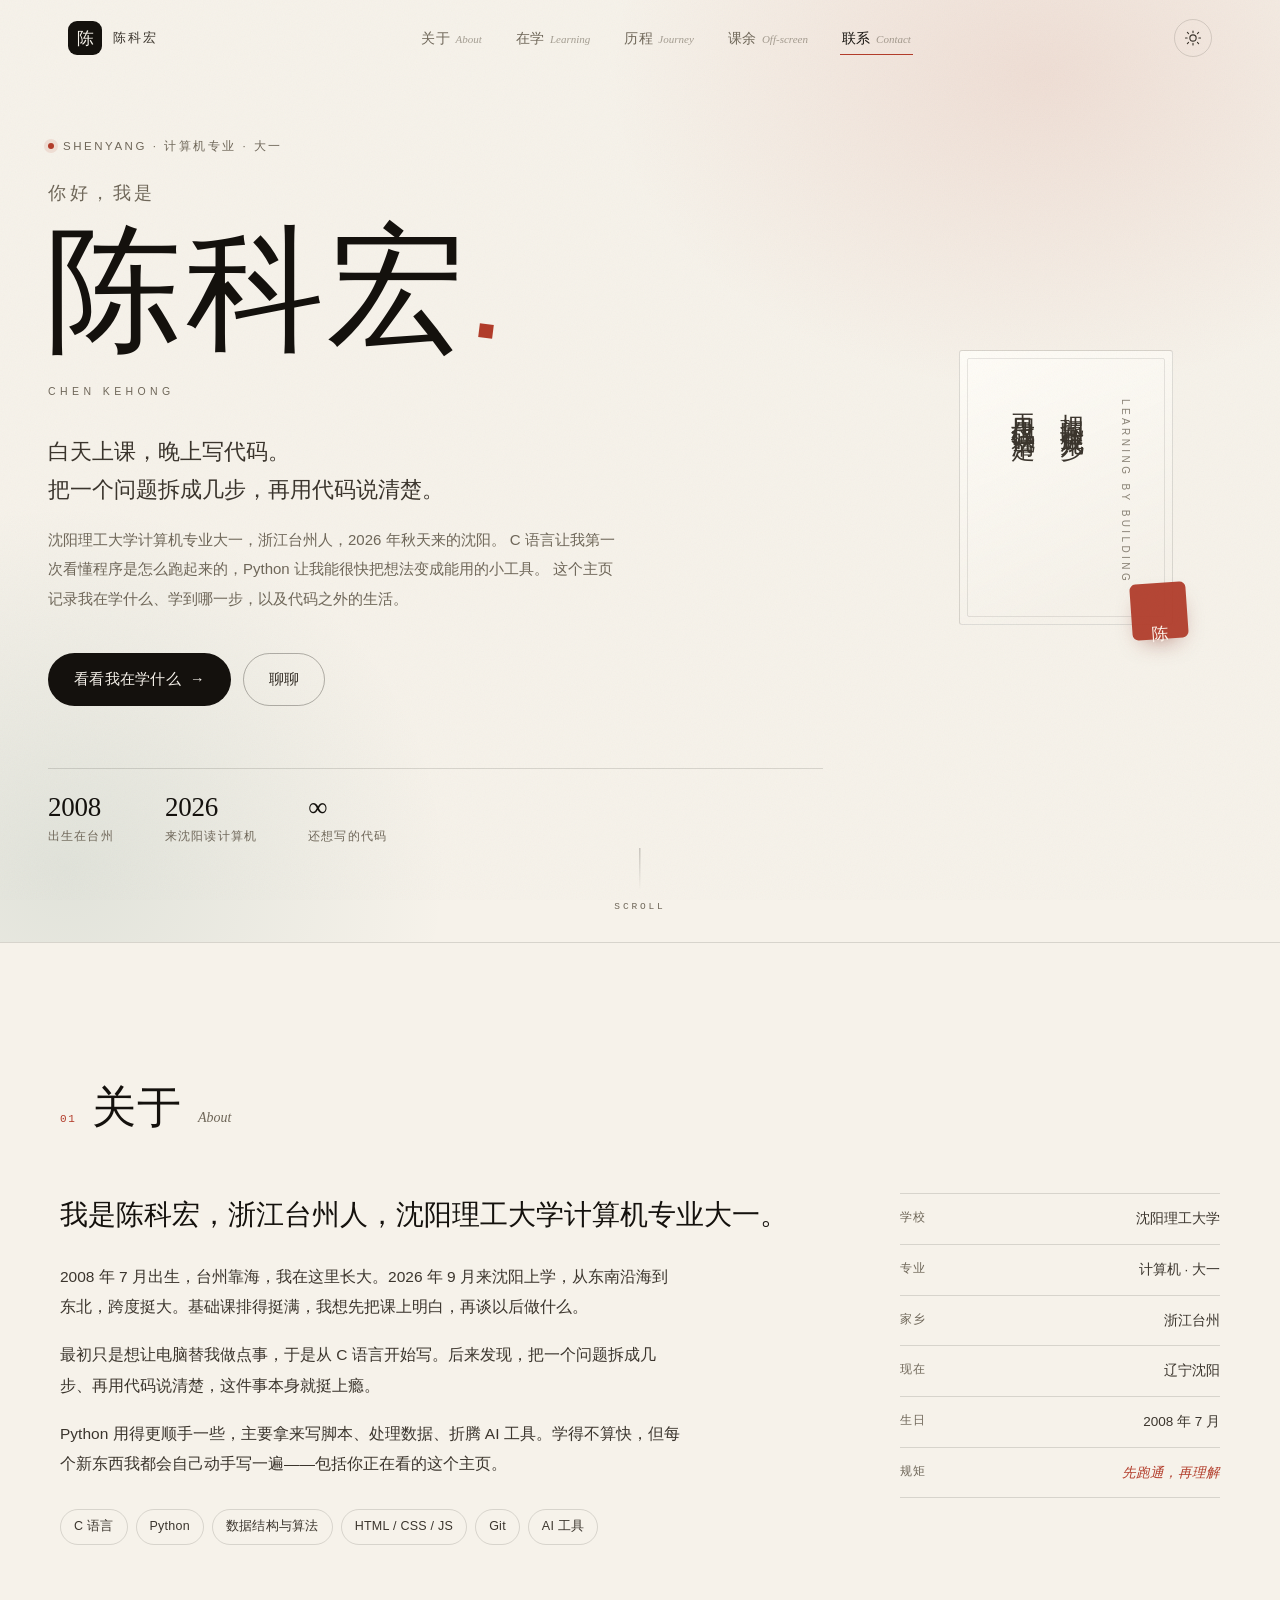
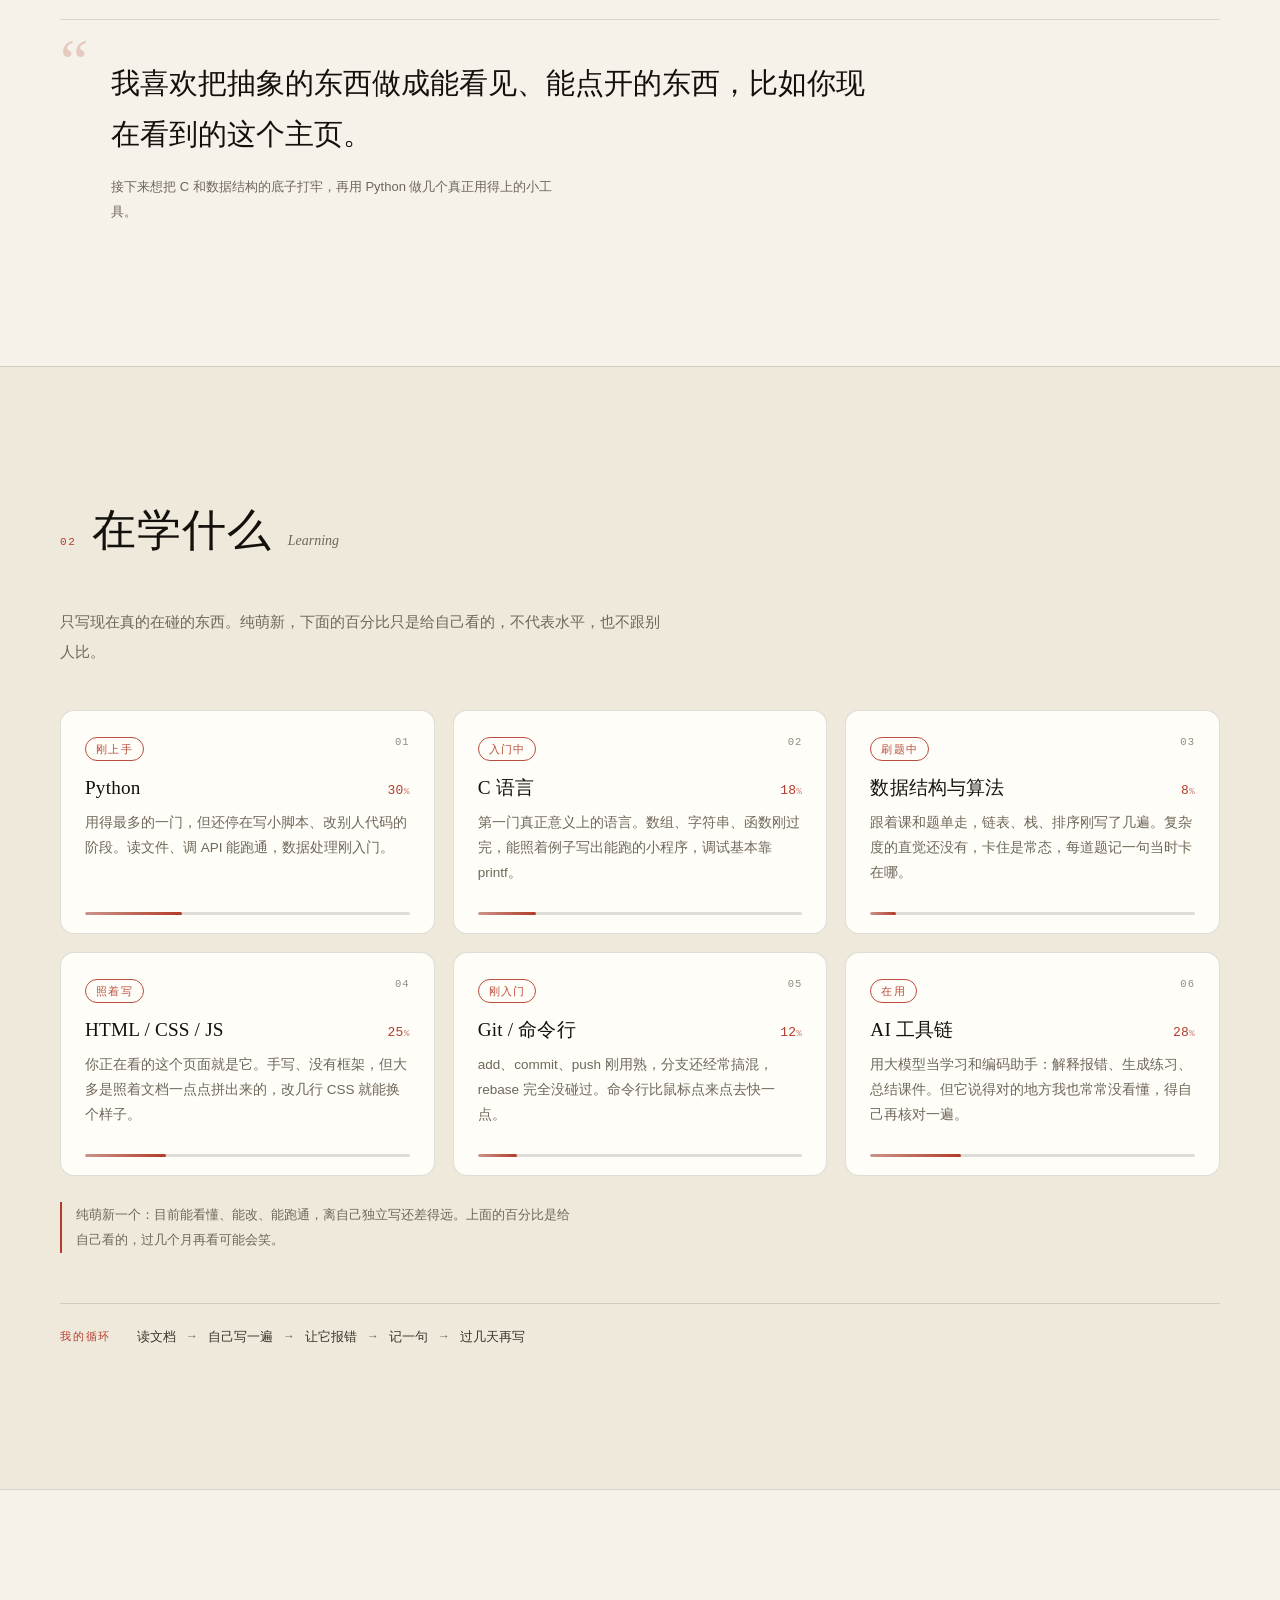
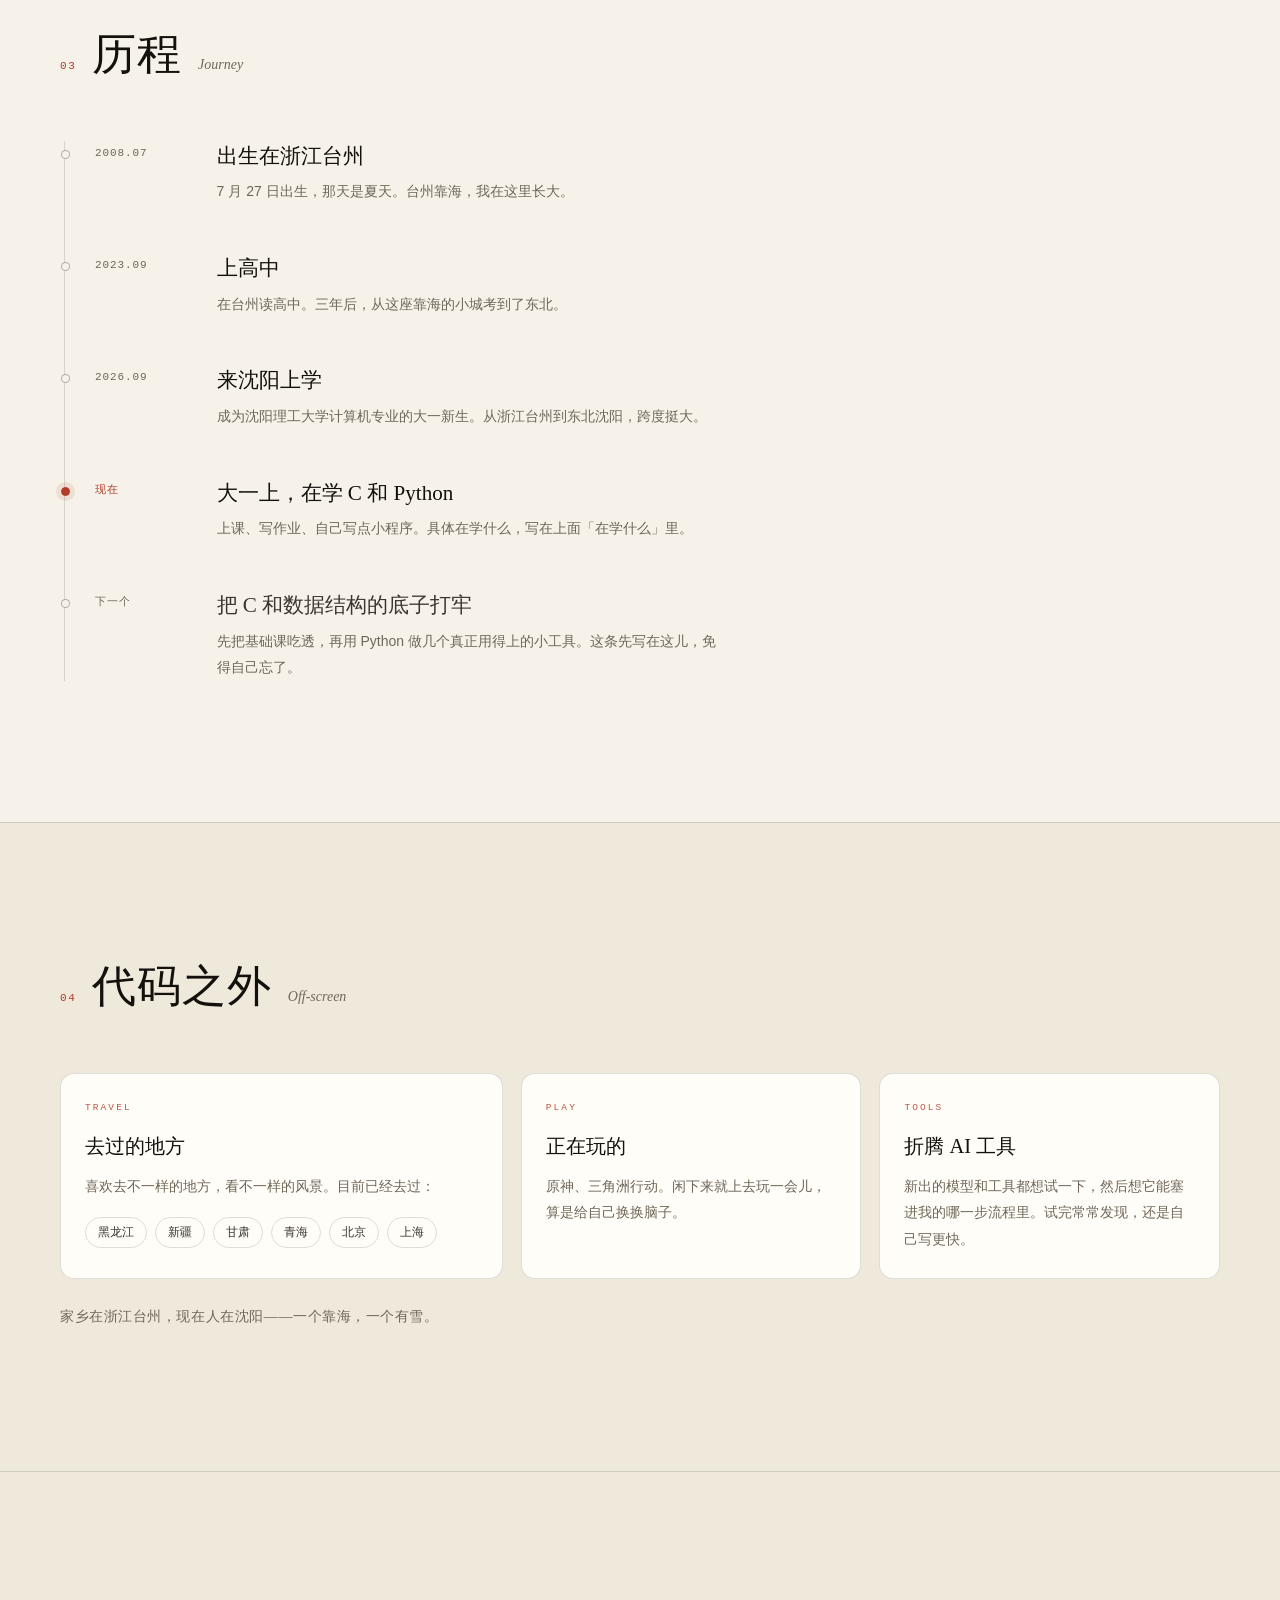
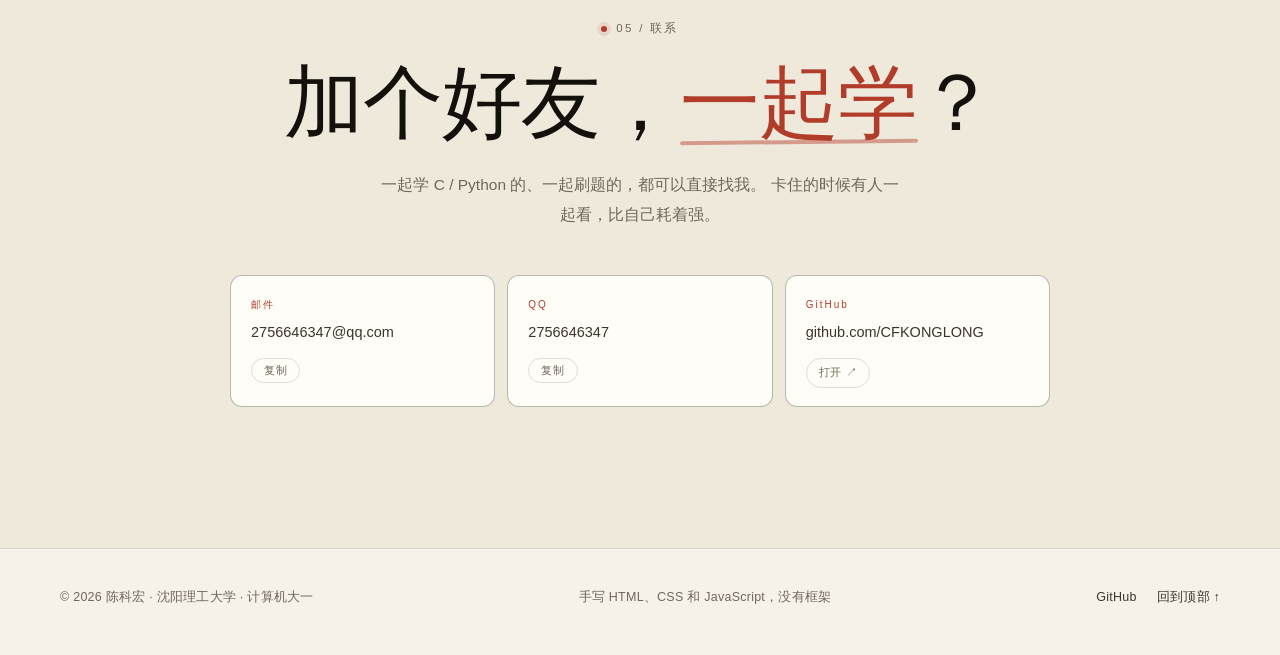
<file: index.html>
<!DOCTYPE html>
<html lang="zh-CN" data-theme="light">
<head>
<meta charset="utf-8">
<meta name="viewport" content="width=device-width, initial-scale=1">
<title>陈科宏 · 计算机大一 | 在练 C 和 Python</title>
<meta name="description" content="陈科宏，沈阳理工大学计算机专业大一，浙江台州人。在学 C 语言、Python 和算法，喜欢写代码、旅行和打游戏。">
<meta name="author" content="陈科宏">
<meta name="color-scheme" content="light dark">
<meta name="theme-color" content="#f6f2ea" media="(prefers-color-scheme: light)">
<meta name="theme-color" content="#0c0c0e" media="(prefers-color-scheme: dark)">
<link rel="canonical" href="https://cfkonglong.github.io/personal-site/">

<!-- 社交分享 -->
<meta property="og:type" content="website">
<meta property="og:site_name" content="陈科宏">
<meta property="og:title" content="陈科宏 · 计算机大一">
<meta property="og:description" content="沈阳理工大学 · 计算机专业 · 大一 ｜ 在学 C 语言 / Python / 算法">
<meta property="og:url" content="https://cfkonglong.github.io/personal-site/">
<meta property="og:image" content="https://cfkonglong.github.io/personal-site/assets/img/og-cover.jpg">
<meta property="og:image:width" content="1200">
<meta property="og:image:height" content="630">
<meta name="twitter:card" content="summary_large_image">
<meta name="twitter:title" content="陈科宏 · 计算机大一">
<meta name="twitter:description" content="沈阳理工大学 · 计算机专业 · 大一 ｜ 在学 C 语言 / Python / 算法">
<meta name="twitter:image" content="https://cfkonglong.github.io/personal-site/assets/img/og-cover.jpg">

<link rel="icon" href="./assets/img/favicon.svg" type="image/svg+xml">
<link rel="icon" href="./assets/img/favicon-32.png" sizes="32x32" type="image/png">
<link rel="apple-touch-icon" href="./assets/img/apple-touch-icon.png">
<link rel="stylesheet" href="./assets/css/site.css">

<!-- 在样式生效前定好主题，避免闪白 -->
<script>
  (function () {
    document.documentElement.classList.add('js');
    try {
      var saved = localStorage.getItem('theme');
      var prefersDark = window.matchMedia('(prefers-color-scheme: dark)').matches;
      document.documentElement.dataset.theme = saved || (prefersDark ? 'dark' : 'light');
    } catch (e) {}
  })();
</script>
</head>
<body>
<a class="skip-link" href="#main">跳到主要内容</a>

<header class="site-header" id="site-header">
  <div class="site-header__inner">
    <a class="brand" href="#top" aria-label="回到顶部，陈科宏的个人主页">
      <span class="brand__mark">陈</span>
      <span class="brand__text">陈科宏</span>
    </a>

    <nav class="nav" id="nav" aria-label="主导航">
      <a class="nav__link" href="#about">关于<span class="nav__en">About</span></a>
      <a class="nav__link" href="#learning">在学<span class="nav__en">Learning</span></a>
      <a class="nav__link" href="#journey">历程<span class="nav__en">Journey</span></a>
      <a class="nav__link" href="#life">课余<span class="nav__en">Off-screen</span></a>
      <a class="nav__link" href="#contact">联系<span class="nav__en">Contact</span></a>
    </nav>

    <div class="site-header__actions">
      <button class="icon-btn theme-toggle" id="theme-toggle" type="button" aria-label="切换明暗主题" aria-pressed="false">
        <svg class="icon icon--sun" viewBox="0 0 24 24" aria-hidden="true" focusable="false">
          <circle cx="12" cy="12" r="4.2"></circle>
          <path d="M12 2.6v2.2M12 19.2v2.2M4.2 12H2M22 12h-2.2M6.1 6.1 4.5 4.5M19.5 19.5l-1.6-1.6M17.9 6.1l1.6-1.6M4.5 19.5l1.6-1.6"></path>
        </svg>
        <svg class="icon icon--moon" viewBox="0 0 24 24" aria-hidden="true" focusable="false">
          <path d="M20.4 14.5A8.6 8.6 0 0 1 9.5 3.6 8.7 8.7 0 1 0 20.4 14.5Z"></path>
        </svg>
      </button>
      <button class="icon-btn menu-btn" id="menu-btn" type="button" aria-label="打开菜单" aria-expanded="false" aria-controls="nav">
        <span></span><span></span>
      </button>
    </div>
  </div>
</header>

<main id="main">

  <!-- ============================ 首屏 ============================ -->
  <section class="hero" id="top">
    <div class="hero__glow" aria-hidden="true"></div>

    <div class="hero__inner">
      <div class="hero__text">
        <p class="eyebrow" data-reveal>
          <span class="eyebrow__dot" aria-hidden="true"></span>
          Shenyang · 计算机专业 · 大一
        </p>

        <h1 class="hero__title" data-reveal style="--delay:.06s">
          <span class="hero__greet">你好，我是</span>
          <span class="hero__name">陈科宏<span class="hero__seal-dot" aria-hidden="true"></span></span>
          <span class="hero__name-en">CHEN KEHONG</span>
        </h1>

        <p class="hero__lead" data-reveal style="--delay:.12s">
          白天上课，晚上写代码。<br>
          把一个问题拆成几步，再用代码说清楚。
        </p>

        <p class="hero__desc" data-reveal style="--delay:.18s">
          沈阳理工大学计算机专业大一，浙江台州人，2026 年秋天来的沈阳。
          C 语言让我第一次看懂程序是怎么跑起来的，Python 让我能很快把想法变成能用的小工具。
          这个主页记录我在学什么、学到哪一步，以及代码之外的生活。
        </p>

        <div class="hero__actions" data-reveal style="--delay:.24s">
          <a class="btn btn--primary" href="#learning">看看我在学什么 <span class="btn__arrow" aria-hidden="true">→</span></a>
          <a class="btn btn--ghost" href="#contact">聊聊</a>
        </div>

        <ul class="hero__stats" data-reveal style="--delay:.3s">
          <li><span class="hero__stat-num">2008</span><span class="hero__stat-label">出生在台州</span></li>
          <li><span class="hero__stat-num">2026</span><span class="hero__stat-label">来沈阳读计算机</span></li>
          <li><span class="hero__stat-num">∞</span><span class="hero__stat-label">还想写的代码</span></li>
        </ul>

        <p class="hero__quote" aria-hidden="true">先跑通，再理解</p>
      </div>

      <aside class="hero__panel" data-reveal style="--delay:.16s" aria-hidden="true">
        <div class="verse">
          <p class="verse__text">把问题拆成几步<br>再用代码说清楚</p>
          <p class="verse__en">learning by building</p>
          <span class="seal">陈</span>
        </div>
      </aside>
    </div>

    <a class="hero__scroll" href="#about" aria-label="向下滚动到关于">
      <span class="hero__scroll-line" aria-hidden="true"></span>
      <span>SCROLL</span>
    </a>
  </section>

  <!-- ============================ 关于 ============================ -->
  <section class="section" id="about">
    <div class="wrap">
      <header class="section__head" data-reveal>
        <span class="section__num">01</span>
        <h2 class="section__title">关于</h2>
        <span class="section__en">About</span>
      </header>

      <div class="about">
        <div class="about__body" data-reveal>
          <p class="about__lead">我是陈科宏，浙江台州人，沈阳理工大学计算机专业大一。</p>
          <p>2008 年 7 月出生，台州靠海，我在这里长大。2026 年 9 月来沈阳上学，从东南沿海到东北，跨度挺大。基础课排得挺满，我想先把课上明白，再谈以后做什么。</p>
          <p>最初只是想让电脑替我做点事，于是从 C 语言开始写。后来发现，把一个问题拆成几步、再用代码说清楚，这件事本身就挺上瘾。</p>
          <p>Python 用得更顺手一些，主要拿来写脚本、处理数据、折腾 AI 工具。学得不算快，但每个新东西我都会自己动手写一遍——包括你正在看的这个主页。</p>

          <ul class="chips" aria-label="正在接触的技术">
            <li>C 语言</li>
            <li>Python</li>
            <li>数据结构与算法</li>
            <li>HTML / CSS / JS</li>
            <li>Git</li>
            <li>AI 工具</li>
          </ul>
        </div>

        <dl class="facts" data-reveal style="--delay:.1s">
          <div class="facts__item">
            <dt>学校</dt>
            <dd>沈阳理工大学</dd>
          </div>
          <div class="facts__item">
            <dt>专业</dt>
            <dd>计算机 · 大一</dd>
          </div>
          <div class="facts__item">
            <dt>家乡</dt>
            <dd>浙江台州</dd>
          </div>
          <div class="facts__item">
            <dt>现在</dt>
            <dd>辽宁沈阳</dd>
          </div>
          <div class="facts__item">
            <dt>生日</dt>
            <dd>2008 年 7 月</dd>
          </div>
          <div class="facts__item">
            <dt>规矩</dt>
            <dd><em>先跑通，再理解</em></dd>
          </div>
        </dl>
      </div>

      <figure class="quote" data-reveal>
        <blockquote>我喜欢把抽象的东西做成能看见、能点开的东西，比如你现在看到的这个主页。</blockquote>
        <figcaption>接下来想把 C 和数据结构的底子打牢，再用 Python 做几个真正用得上的小工具。</figcaption>
      </figure>
    </div>
  </section>

  <!-- ============================ 在学 ============================ -->
  <section class="section section--alt" id="learning">
    <div class="wrap">
      <header class="section__head" data-reveal>
        <span class="section__num">02</span>
        <h2 class="section__title">在学什么</h2>
        <span class="section__en">Learning</span>
      </header>

      <p class="section__intro" data-reveal>
        只写现在真的在碰的东西。纯萌新，下面的百分比只是给自己看的，不代表水平，也不跟别人比。
      </p>

      <div class="cards cards--skills">
        <article class="card card--skill" data-reveal data-spotlight>
          <span class="card__index">01</span>
          <span class="card__tag">刚上手</span>
          <div class="card__head">
            <h3 class="card__title">Python</h3>
            <span class="card__pct">30<i>%</i></span>
          </div>
          <p class="card__desc">用得最多的一门，但还停在写小脚本、改别人代码的阶段。读文件、调 API 能跑通，数据处理刚入门。</p>
          <div class="card__foot">
            <span class="skill-bar"><i style="--v:30%"></i></span>
          </div>
        </article>

        <article class="card card--skill" data-reveal data-spotlight style="--delay:.05s">
          <span class="card__index">02</span>
          <span class="card__tag">入门中</span>
          <div class="card__head">
            <h3 class="card__title">C 语言</h3>
            <span class="card__pct">18<i>%</i></span>
          </div>
          <p class="card__desc">第一门真正意义上的语言。数组、字符串、函数刚过完，能照着例子写出能跑的小程序，调试基本靠 printf。</p>
          <div class="card__foot">
            <span class="skill-bar"><i style="--v:18%"></i></span>
          </div>
        </article>

        <article class="card card--skill" data-reveal data-spotlight style="--delay:.1s">
          <span class="card__index">03</span>
          <span class="card__tag">刷题中</span>
          <div class="card__head">
            <h3 class="card__title">数据结构与算法</h3>
            <span class="card__pct">8<i>%</i></span>
          </div>
          <p class="card__desc">跟着课和题单走，链表、栈、排序刚写了几遍。复杂度的直觉还没有，卡住是常态，每道题记一句当时卡在哪。</p>
          <div class="card__foot">
            <span class="skill-bar"><i style="--v:8%"></i></span>
          </div>
        </article>

        <article class="card card--skill" data-reveal data-spotlight style="--delay:.15s">
          <span class="card__index">04</span>
          <span class="card__tag">照着写</span>
          <div class="card__head">
            <h3 class="card__title">HTML / CSS / JS</h3>
            <span class="card__pct">25<i>%</i></span>
          </div>
          <p class="card__desc">你正在看的这个页面就是它。手写、没有框架，但大多是照着文档一点点拼出来的，改几行 CSS 就能换个样子。</p>
          <div class="card__foot">
            <span class="skill-bar"><i style="--v:25%"></i></span>
          </div>
        </article>

        <article class="card card--skill" data-reveal data-spotlight style="--delay:.2s">
          <span class="card__index">05</span>
          <span class="card__tag">刚入门</span>
          <div class="card__head">
            <h3 class="card__title">Git / 命令行</h3>
            <span class="card__pct">12<i>%</i></span>
          </div>
          <p class="card__desc">add、commit、push 刚用熟，分支还经常搞混，rebase 完全没碰过。命令行比鼠标点来点去快一点。</p>
          <div class="card__foot">
            <span class="skill-bar"><i style="--v:12%"></i></span>
          </div>
        </article>

        <article class="card card--skill" data-reveal data-spotlight style="--delay:.25s">
          <span class="card__index">06</span>
          <span class="card__tag">在用</span>
          <div class="card__head">
            <h3 class="card__title">AI 工具链</h3>
            <span class="card__pct">28<i>%</i></span>
          </div>
          <p class="card__desc">用大模型当学习和编码助手：解释报错、生成练习、总结课件。但它说得对的地方我也常常没看懂，得自己再核对一遍。</p>
          <div class="card__foot">
            <span class="skill-bar"><i style="--v:28%"></i></span>
          </div>
        </article>
      </div>

      <p class="skills-note" data-reveal>
        纯萌新一个：目前能看懂、能改、能跑通，离自己独立写还差得远。上面的百分比是给自己看的，过几个月再看可能会笑。
      </p>

      <div class="loop" data-reveal>
        <span class="loop__label">我的循环</span>
        <ol class="loop__steps">
          <li>读文档</li>
          <li>自己写一遍</li>
          <li>让它报错</li>
          <li>记一句</li>
          <li>过几天再写</li>
        </ol>
      </div>
    </div>
  </section>

  <!-- ============================ 历程 ============================ -->
  <section class="section" id="journey">
    <div class="wrap">
      <header class="section__head" data-reveal>
        <span class="section__num">03</span>
        <h2 class="section__title">历程</h2>
        <span class="section__en">Journey</span>
      </header>

      <ol class="timeline">
        <li class="timeline__item" data-reveal>
          <span class="timeline__date">2008.07</span>
          <div class="timeline__body">
            <h3 class="timeline__title">出生在浙江台州</h3>
            <p class="timeline__desc">7 月 27 日出生，那天是夏天。台州靠海，我在这里长大。</p>
          </div>
        </li>
        <li class="timeline__item" data-reveal style="--delay:.05s">
          <span class="timeline__date">2023.09</span>
          <div class="timeline__body">
            <h3 class="timeline__title">上高中</h3>
            <p class="timeline__desc">在台州读高中。三年后，从这座靠海的小城考到了东北。</p>
          </div>
        </li>
        <li class="timeline__item" data-reveal style="--delay:.1s">
          <span class="timeline__date">2026.09</span>
          <div class="timeline__body">
            <h3 class="timeline__title">来沈阳上学</h3>
            <p class="timeline__desc">成为沈阳理工大学计算机专业的大一新生。从浙江台州到东北沈阳，跨度挺大。</p>
          </div>
        </li>
        <li class="timeline__item timeline__item--now" data-reveal style="--delay:.15s">
          <span class="timeline__date">现在</span>
          <div class="timeline__body">
            <h3 class="timeline__title">大一上，在学 C 和 Python</h3>
            <p class="timeline__desc">上课、写作业、自己写点小程序。具体在学什么，写在上面「在学什么」里。</p>
          </div>
        </li>
        <li class="timeline__item timeline__item--next" data-reveal style="--delay:.2s">
          <span class="timeline__date">下一个</span>
          <div class="timeline__body">
            <h3 class="timeline__title">把 C 和数据结构的底子打牢</h3>
            <p class="timeline__desc">先把基础课吃透，再用 Python 做几个真正用得上的小工具。这条先写在这儿，免得自己忘了。</p>
          </div>
        </li>
      </ol>
    </div>
  </section>

  <!-- ============================ 代码之外 ============================ -->
  <section class="section section--alt" id="life">
    <div class="wrap">
      <header class="section__head" data-reveal>
        <span class="section__num">04</span>
        <h2 class="section__title">代码之外</h2>
        <span class="section__en">Off-screen</span>
      </header>

      <div class="life">
        <article class="life__card life__card--wide" data-reveal>
          <span class="life__label">TRAVEL</span>
          <h3 class="life__title">去过的地方</h3>
          <p class="life__desc">喜欢去不一样的地方，看不一样的风景。目前已经去过：</p>
          <ul class="places">
            <li>黑龙江</li>
            <li>新疆</li>
            <li>甘肃</li>
            <li>青海</li>
            <li>北京</li>
            <li>上海</li>
          </ul>
        </article>

        <article class="life__card" data-reveal style="--delay:.06s">
          <span class="life__label">PLAY</span>
          <h3 class="life__title">正在玩的</h3>
          <p class="life__desc">原神、三角洲行动。闲下来就上去玩一会儿，算是给自己换换脑子。</p>
        </article>

        <article class="life__card" data-reveal style="--delay:.12s">
          <span class="life__label">TOOLS</span>
          <h3 class="life__title">折腾 AI 工具</h3>
          <p class="life__desc">新出的模型和工具都想试一下，然后想它能塞进我的哪一步流程里。试完常常发现，还是自己写更快。</p>
        </article>
      </div>

      <p class="life__home" data-reveal>家乡在浙江台州，现在人在沈阳——一个靠海，一个有雪。</p>
    </div>
  </section>

  <!-- ============================ 联系 ============================ -->
  <section class="section section--contact" id="contact">
    <div class="wrap wrap--narrow">
      <p class="eyebrow eyebrow--center" data-reveal><span class="eyebrow__dot" aria-hidden="true"></span>05 / 联系</p>
      <h2 class="contact__title" data-reveal>加个好友，<em>一起学</em>？</h2>
      <p class="contact__desc" data-reveal>
        一起学 C / Python 的、一起刷题的，都可以直接找我。
        卡住的时候有人一起看，比自己耗着强。
      </p>

      <div class="contact__cards" data-reveal>
        <div class="contact__card">
          <span class="contact__label">邮件</span>
          <a class="contact__value" href="mailto:2756646347@qq.com">2756646347@qq.com</a>
          <button class="copy-btn" type="button" data-copy="2756646347@qq.com">复制</button>
        </div>
        <div class="contact__card">
          <span class="contact__label">QQ</span>
          <span class="contact__value">2756646347</span>
          <button class="copy-btn" type="button" data-copy="2756646347">复制</button>
        </div>
        <div class="contact__card">
          <span class="contact__label">GitHub</span>
          <a class="contact__value" href="https://github.com/CFKONGLONG" target="_blank" rel="noopener">github.com/CFKONGLONG</a>
          <a class="copy-btn copy-btn--link" href="https://github.com/CFKONGLONG" target="_blank" rel="noopener" aria-label="在新窗口打开 GitHub">打开 ↗</a>
        </div>
      </div>
    </div>
  </section>
</main>

<footer class="site-footer">
  <div class="wrap site-footer__inner">
    <p class="site-footer__copy">© <span id="year">2026</span> 陈科宏 · 沈阳理工大学 · 计算机大一</p>
    <p class="site-footer__note">手写 HTML、CSS 和 JavaScript，没有框架</p>
    <div class="site-footer__links">
      <a href="https://github.com/CFKONGLONG" target="_blank" rel="noopener">GitHub</a>
      <a href="#top">回到顶部 ↑</a>
    </div>
  </div>
</footer>

<script type="application/ld+json">
{
  "@context": "https://schema.org",
  "@type": "Person",
  "name": "陈科宏",
  "alternateName": ["CHEN KEHONG", "CFKONGLONG"],
  "url": "https://cfkonglong.github.io/personal-site/",
  "jobTitle": "学生",
  "affiliation": { "@type": "CollegeOrUniversity", "name": "沈阳理工大学" },
  "address": { "@type": "PostalAddress", "addressLocality": "沈阳", "addressRegion": "辽宁", "addressCountry": "CN" },
  "birthDate": "2008-07",
  "sameAs": ["https://github.com/CFKONGLONG"]
}
</script>
<script src="./assets/js/site.js" defer></script>
</body>
</html>
</file>
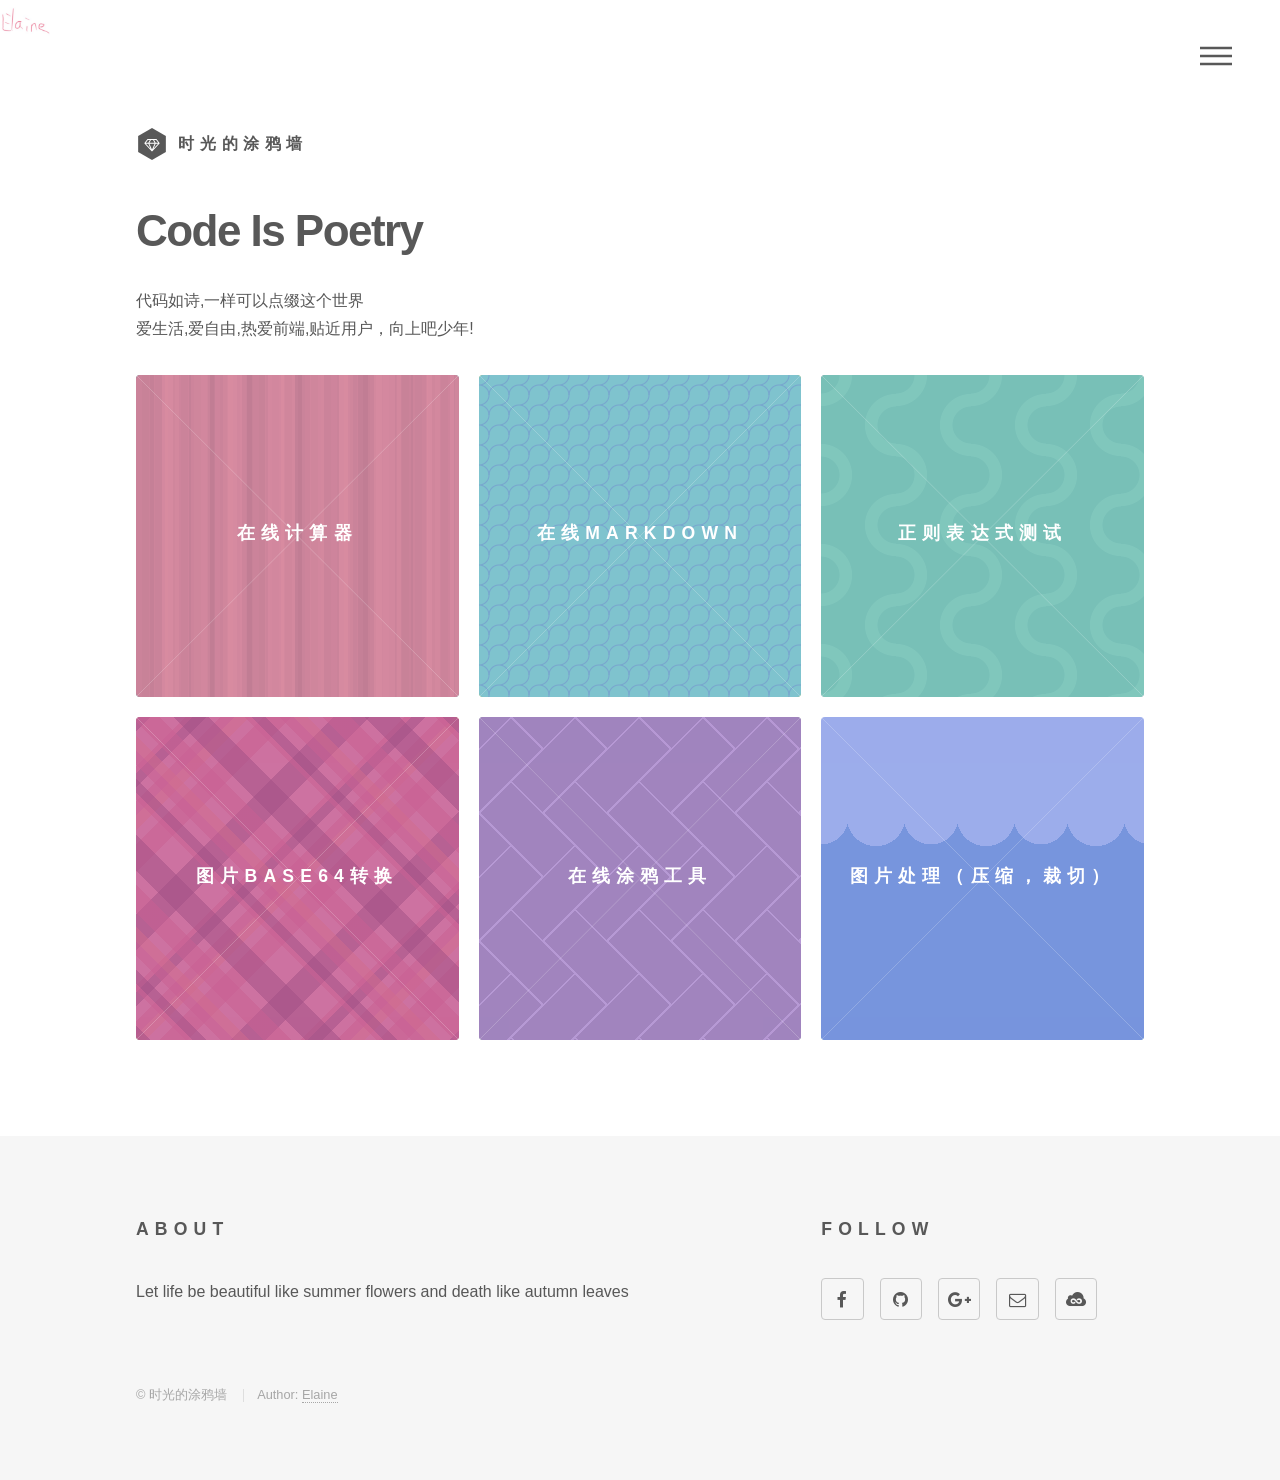
<file: legacy/index.html>
<!DOCTYPE html>
<html lang="zh-CN">
<head>
  <meta charset="utf-8">
  <meta http-equiv="X-UA-Compatible" content="IE=edge">
  <meta name="viewport" content="width=device-width, initial-scale=0.9, maximum-scale=0.9, user-scalable=no">
  <title>时光的涂鸦墙</title>
<link rel="shortcut icon" href="./favicon.png"><link href="./styles.ac3c4a1a.css" rel="stylesheet"></head>
<body>
  <div id="app"></div>
<script type="text/javascript" src="./vendor.5d1915d0.js"></script><script type="text/javascript" src="./client.c409400b.js"></script></body>
</html>
</file>
<file: assets/css/site.css>
/* =========================================================
   陈科宏的个人主页 · 样式
   明暗双主题 / 纸感 / 无框架
   ========================================================= */

/* ---------- 变量 ---------- */
:root {
  --bg: #f6f2ea;
  --bg-soft: #efe9dc;
  --bg-elev: #fffdf8;
  --ink: #14110d;
  --ink-2: #3b352d;
  --muted: #6f6759;
  --line: rgba(20, 17, 13, 0.135);
  --line-strong: rgba(20, 17, 13, 0.3);
  --seal: #b23c2a;
  --seal-soft: rgba(178, 60, 42, 0.11);
  --jade: #35665a;
  --shadow: 0 22px 55px -28px rgba(38, 28, 16, 0.42);
  --grain: 0.045;
  --grain-blend: multiply;

  --font-sans: -apple-system, BlinkMacSystemFont, "Segoe UI", "PingFang SC",
    "Hiragino Sans GB", "Microsoft YaHei", "Noto Sans SC", sans-serif;
  --font-serif: "Iowan Old Style", "Palatino Linotype", Palatino, Georgia,
    "Times New Roman", "Songti SC", "Noto Serif CJK SC", "Source Han Serif SC",
    "STSong", SimSun, serif;
  --font-mono: "SF Mono", "JetBrains Mono", "Cascadia Mono", Consolas,
    "Courier New", monospace;

  --ease: cubic-bezier(0.2, 0.7, 0.2, 1);
  --header-h: 76px;
}

[data-theme="dark"] {
  --bg: #0c0c0e;
  --bg-soft: #111114;
  --bg-elev: #17171a;
  --ink: #f1ece3;
  --ink-2: #cec7ba;
  --muted: #8d8578;
  --line: rgba(241, 236, 227, 0.13);
  --line-strong: rgba(241, 236, 227, 0.32);
  --seal: #e2694f;
  --seal-soft: rgba(226, 105, 79, 0.14);
  --jade: #84b3a4;
  --shadow: 0 26px 65px -30px rgba(0, 0, 0, 0.95);
  --grain: 0.05;
  --grain-blend: screen;
}

/* ---------- 基础 ---------- */
*,
*::before,
*::after { box-sizing: border-box; }

html {
  scroll-behavior: smooth;
  -webkit-text-size-adjust: 100%;
}

body {
  margin: 0;
  background: var(--bg);
  color: var(--ink);
  font-family: var(--font-sans);
  font-size: 16px;
  line-height: 1.75;
  overflow-x: hidden;
  -webkit-font-smoothing: antialiased;
  -moz-osx-font-smoothing: grayscale;
  transition: background-color 0.45s var(--ease), color 0.45s var(--ease);
}

/* 纸张颗粒 */
body::after {
  content: "";
  position: fixed;
  inset: 0;
  z-index: 90;
  pointer-events: none;
  opacity: var(--grain);
  mix-blend-mode: var(--grain-blend);
  background-image: url("data:image/svg+xml,%3Csvg xmlns='http://www.w3.org/2000/svg' width='180' height='180'%3E%3Cfilter id='n'%3E%3CfeTurbulence type='fractalNoise' baseFrequency='0.85' numOctaves='3' stitchTiles='stitch'/%3E%3C/filter%3E%3Crect width='180' height='180' filter='url(%23n)'/%3E%3C/svg%3E");
}

::selection {
  background: var(--seal);
  color: #fff;
}

h1, h2, h3 {
  margin: 0;
  font-weight: 500;
  text-wrap: balance;
}

p { margin: 0; }
ul, ol, dl, dd { margin: 0; padding: 0; }
li { list-style: none; }

a {
  color: inherit;
  text-decoration: none;
}

code {
  font-family: var(--font-mono);
  font-size: 0.9em;
}

em { font-style: italic; }

img, svg { display: block; max-width: 100%; }

:focus-visible {
  outline: 2px solid var(--seal);
  outline-offset: 3px;
  border-radius: 3px;
}

.skip-link {
  position: absolute;
  left: 16px;
  top: -80px;
  z-index: 300;
  padding: 10px 18px;
  border-radius: 8px;
  background: var(--ink);
  color: var(--bg);
  font-size: 14px;
  transition: top 0.25s var(--ease);
}
.skip-link:focus { top: 16px; }

/* ---------- 头部 ---------- */
.site-header {
  position: fixed;
  inset: 0 0 auto;
  z-index: 100;
  border-bottom: 1px solid transparent;
  transition: background-color 0.4s var(--ease), border-color 0.4s var(--ease),
    backdrop-filter 0.4s var(--ease);
}

.site-header.is-scrolled {
  background: color-mix(in srgb, var(--bg) 76%, transparent);
  border-bottom-color: var(--line);
  -webkit-backdrop-filter: blur(14px) saturate(150%);
  backdrop-filter: blur(14px) saturate(150%);
}

.site-header__inner {
  max-width: 1240px;
  margin: 0 auto;
  height: var(--header-h);
  padding: 0 clamp(20px, 4vw, 48px);
  display: flex;
  align-items: center;
  justify-content: space-between;
  gap: 24px;
}

.brand {
  display: inline-flex;
  align-items: center;
  gap: 11px;
  flex-shrink: 0;
}

.brand__mark {
  width: 34px;
  height: 34px;
  border-radius: 9px;
  display: grid;
  place-items: center;
  background: var(--ink);
  color: var(--bg);
  font-family: var(--font-serif);
  font-style: normal;
  font-size: 17px;
  line-height: 1;
  transition: background-color 0.3s var(--ease), transform 0.4s var(--ease);
}
.brand:hover .brand__mark {
  background: var(--seal);
  color: #fff8f0;
  transform: rotate(-6deg);
}

.brand__text {
  font-size: 13px;
  letter-spacing: 0.16em;
  color: var(--ink-2);
}

.nav {
  display: flex;
  align-items: center;
  gap: clamp(14px, 2.4vw, 30px);
}

.nav__link {
  position: relative;
  display: inline-flex;
  align-items: baseline;
  gap: 5px;
  padding: 8px 2px;
  font-size: 14px;
  letter-spacing: 0.04em;
  color: var(--muted);
  transition: color 0.25s var(--ease);
}
.nav__link::after {
  content: "";
  position: absolute;
  left: 0;
  right: 0;
  bottom: 3px;
  height: 1px;
  background: var(--seal);
  transform: scaleX(0);
  transform-origin: left;
  transition: transform 0.4s var(--ease);
}
.nav__link:hover,
.nav__link.is-active { color: var(--ink); }
.nav__link:hover::after,
.nav__link.is-active::after { transform: scaleX(1); }

.nav__en {
  font-family: var(--font-serif);
  font-style: italic;
  font-size: 11px;
  letter-spacing: 0;
  color: var(--muted);
  opacity: 0.6;
}

.site-header__actions {
  display: flex;
  align-items: center;
  gap: 8px;
}

.icon-btn {
  width: 38px;
  height: 38px;
  display: grid;
  place-items: center;
  border: 1px solid var(--line);
  border-radius: 50%;
  background: transparent;
  color: var(--ink-2);
  cursor: pointer;
  transition: color 0.25s, border-color 0.25s, background-color 0.25s,
    transform 0.25s;
}
.icon-btn:hover {
  color: var(--ink);
  border-color: var(--line-strong);
  background: var(--seal-soft);
}
.icon-btn:active { transform: scale(0.94); }

.icon {
  width: 18px;
  height: 18px;
  fill: none;
  stroke: currentColor;
  stroke-width: 1.5;
  stroke-linecap: round;
  stroke-linejoin: round;
}

[data-theme="light"] .icon--moon,
[data-theme="dark"] .icon--sun { display: none; }

.menu-btn { display: none; position: relative; }
.menu-btn span {
  position: absolute;
  left: 50%;
  top: 50%;
  display: block;
  width: 15px;
  height: 1px;
  margin: 0;
  background: currentColor;
  transform: translate(-50%, -50%) translateY(-3px);
  transition: transform 0.32s var(--ease), opacity 0.3s;
}
.menu-btn span + span {
  margin-top: 0;
  transform: translate(-50%, -50%) translateY(3px);
}
body.menu-open .menu-btn span:first-child {
  transform: translate(-50%, -50%) rotate(45deg);
}
body.menu-open .menu-btn span:last-child {
  transform: translate(-50%, -50%) rotate(-45deg);
}

/* ---------- 通用布局 ---------- */
.wrap {
  max-width: 1160px;
  margin: 0 auto;
}
.wrap--narrow { max-width: 820px; }

.section {
  position: relative;
  padding: clamp(76px, 11vw, 148px) clamp(20px, 4vw, 48px);
  border-top: 1px solid var(--line);
}
.section--alt { background: var(--bg-soft); }
.section--contact {
  background: var(--bg-soft);
  text-align: center;
  overflow: hidden;
}

.section__head {
  display: flex;
  align-items: baseline;
  flex-wrap: wrap;
  gap: 12px 16px;
  margin-bottom: clamp(34px, 5vw, 62px);
}

.section__num {
  font-family: var(--font-mono);
  font-size: 11px;
  letter-spacing: 0.14em;
  color: var(--seal);
}

.section__title {
  font-family: var(--font-serif);
  font-size: clamp(1.85rem, 3.4vw, 2.8rem);
  line-height: 1.1;
  letter-spacing: 0.02em;
}

.section__en {
  font-family: var(--font-serif);
  font-style: italic;
  font-size: 14px;
  color: var(--muted);
}

.section__more {
  margin-left: auto;
  align-self: center;
  font-size: 13px;
  letter-spacing: 0.02em;
  color: var(--muted);
  padding-bottom: 2px;
  border-bottom: 1px solid var(--line);
  transition: color 0.25s, border-color 0.25s;
}
.section__more:hover {
  color: var(--ink);
  border-bottom-color: var(--seal);
}

/* ---------- HERO ---------- */
.hero {
  position: relative;
  min-height: 100vh;
  min-height: 100svh;
  display: grid;
  align-items: center;
  padding: calc(var(--header-h) + 54px) clamp(20px, 4vw, 48px) 96px;
  overflow: hidden;
}

.hero__glow {
  position: absolute;
  inset: -12% -6%;
  pointer-events: none;
  background:
    radial-gradient(42% 38% at 78% 16%, var(--seal-soft), transparent 72%),
    radial-gradient(36% 42% at 10% 84%, rgba(53, 102, 90, 0.11), transparent 74%);
  animation: drift 26s ease-in-out infinite alternate;
}

@keyframes drift {
  from { transform: translate3d(-1.2%, 0, 0) scale(1); }
  to { transform: translate3d(1.6%, 2%, 0) scale(1.06); }
}

.hero__inner {
  position: relative;
  width: 100%;
  max-width: 1240px;
  margin: 0 auto;
  display: grid;
  grid-template-columns: minmax(0, 1.4fr) minmax(250px, 0.6fr);
  align-items: center;
  gap: clamp(32px, 6vw, 80px);
}

.eyebrow {
  display: inline-flex;
  align-items: center;
  gap: 9px;
  font-size: 11.5px;
  letter-spacing: 0.22em;
  text-transform: uppercase;
  color: var(--muted);
}
.eyebrow__dot {
  width: 6px;
  height: 6px;
  border-radius: 50%;
  background: var(--seal);
  box-shadow: 0 0 0 4px var(--seal-soft);
}
.eyebrow--center {
  justify-content: center;
  letter-spacing: 0.2em;
}

.hero__greet {
  display: block;
  margin-bottom: 8px;
  font-family: var(--font-serif);
  font-size: clamp(15px, 1.4vw, 19px);
  letter-spacing: 0.2em;
  color: var(--muted);
}

.hero__title { margin-top: 20px; }

.hero__name {
  display: block;
  font-family: var(--font-serif);
  font-size: clamp(4rem, 11vw, 8.6rem);
  font-weight: 500;
  line-height: 1.08;
  letter-spacing: 0.02em;
  margin-left: -0.02em;
}
.hero__seal-dot {
  display: inline-block;
  width: 0.1em;
  height: 0.1em;
  margin-left: 0.08em;
  background: var(--seal);
  transform: rotate(7deg);
  vertical-align: baseline;
}
.hero__name-en {
  display: block;
  margin-top: 16px;
  font-size: 10.5px;
  letter-spacing: 0.42em;
  text-transform: uppercase;
  color: var(--muted);
}

.hero__lead {
  margin-top: clamp(22px, 3vw, 34px);
  font-family: var(--font-serif);
  font-size: clamp(1.08rem, 1.7vw, 1.42rem);
  line-height: 1.72;
  color: var(--ink-2);
}

.hero__desc {
  max-width: 38em;
  margin-top: 16px;
  font-size: 15px;
  line-height: 1.95;
  color: var(--muted);
  text-wrap: pretty;
}

.hero__actions {
  display: flex;
  flex-wrap: wrap;
  gap: 12px;
  margin-top: clamp(28px, 4vw, 40px);
}

.btn {
  display: inline-flex;
  align-items: center;
  gap: 9px;
  padding: 13px 25px;
  border: 1px solid transparent;
  border-radius: 999px;
  font-size: 14.5px;
  letter-spacing: 0.02em;
  cursor: pointer;
  transition: transform 0.35s var(--ease), background-color 0.35s var(--ease),
    color 0.35s var(--ease), border-color 0.35s var(--ease),
    box-shadow 0.35s var(--ease);
}
.btn--primary {
  background: var(--ink);
  color: var(--bg);
}
.btn--primary:hover {
  background: var(--seal);
  color: #fff8f0;
  transform: translateY(-2px);
  box-shadow: var(--shadow);
}
.btn--ghost {
  border-color: var(--line-strong);
  color: var(--ink-2);
}
.btn--ghost:hover {
  color: var(--ink);
  border-color: var(--ink);
  background: var(--bg-soft);
  transform: translateY(-2px);
}
.btn__arrow { transition: transform 0.35s var(--ease); }
.btn:hover .btn__arrow { transform: translateX(4px); }

.hero__stats {
  display: flex;
  gap: clamp(20px, 4vw, 54px);
  margin-top: clamp(40px, 6vw, 62px);
  padding-top: 22px;
  border-top: 1px solid var(--line);
}
.hero__stat-num {
  display: block;
  font-family: var(--font-serif);
  font-size: clamp(22px, 2.4vw, 27px);
  line-height: 1.2;
  letter-spacing: -0.01em;
}
.hero__stat-label {
  display: block;
  margin-top: 2px;
  font-size: 11.5px;
  letter-spacing: 0.1em;
  color: var(--muted);
}

.hero__quote {
  display: none;
}

.hero__panel {
  display: grid;
  place-items: center;
}

.verse {
  position: relative;
  display: flex;
  align-items: flex-start;
  gap: 20px;
  padding: 44px 38px 40px;
  border: 1px solid var(--line);
  border-radius: 3px;
  background: linear-gradient(
    155deg,
    color-mix(in srgb, var(--bg-elev) 92%, transparent),
    transparent 85%
  );
  animation: float 11s ease-in-out infinite;
}
.verse::before {
  content: "";
  position: absolute;
  inset: 7px;
  border: 1px solid var(--line);
  border-radius: 2px;
  pointer-events: none;
  opacity: 0.7;
}

@keyframes float {
  0%, 100% { transform: translateY(0); }
  50% { transform: translateY(-9px); }
}

.verse__text {
  writing-mode: vertical-rl;
  font-family: var(--font-serif);
  font-size: clamp(19px, 1.9vw, 24px);
  line-height: 2.05;
  letter-spacing: 0.16em;
  color: var(--ink-2);
}
.verse__text em {
  font-style: normal;
  color: var(--seal);
}

.verse__en {
  writing-mode: vertical-rl;
  align-self: flex-start;
  font-size: 10px;
  letter-spacing: 0.34em;
  text-transform: uppercase;
  color: var(--muted);
  padding-top: 4px;
  opacity: 0.8;
}

.seal {
  position: absolute;
  right: -15px;
  bottom: -15px;
  width: 56px;
  height: 56px;
  display: grid;
  place-items: center;
  border-radius: 6px;
  background: var(--seal);
  color: #fff6ee;
  font-family: var(--font-serif);
  font-size: 17px;
  line-height: 1.05;
  letter-spacing: 0.04em;
  writing-mode: vertical-rl;
  transform: rotate(-4deg);
  box-shadow: 0 10px 24px -12px rgba(120, 30, 18, 0.7);
  opacity: 0.94;
}

.hero__scroll {
  position: absolute;
  left: 50%;
  bottom: 26px;
  transform: translateX(-50%);
  display: flex;
  flex-direction: column;
  align-items: center;
  gap: 9px;
  font-family: var(--font-mono);
  font-size: 9.5px;
  letter-spacing: 0.3em;
  color: var(--muted);
}
.hero__scroll-line {
  width: 1px;
  height: 42px;
  background: linear-gradient(to bottom, var(--line-strong), transparent);
}

/* ---------- 关于 ---------- */
.about {
  display: grid;
  grid-template-columns: minmax(0, 1.55fr) minmax(240px, 0.65fr);
  gap: clamp(34px, 6vw, 84px);
  align-items: start;
}

.about__body p {
  max-width: 40em;
  margin-bottom: 18px;
  color: var(--ink-2);
  font-size: 15.5px;
  line-height: 1.95;
}

.about__lead {
  margin-bottom: 24px !important;
  font-family: var(--font-serif);
  font-size: clamp(1.32rem, 2.2vw, 1.72rem) !important;
  line-height: 1.62 !important;
  color: var(--ink) !important;
}

.chips {
  display: flex;
  flex-wrap: wrap;
  gap: 8px;
  margin-top: 30px;
}
.chips li {
  padding: 6px 13px;
  border: 1px solid var(--line);
  border-radius: 999px;
  font-size: 12.5px;
  color: var(--ink-2);
  letter-spacing: 0.02em;
  transition: transform 0.3s var(--ease), border-color 0.3s, color 0.3s;
}
.chips li:hover {
  transform: translateY(-2px);
  border-color: var(--seal);
  color: var(--seal);
}

.facts { border-top: 1px solid var(--line); }
.facts__item {
  display: flex;
  justify-content: space-between;
  gap: 16px;
  padding: 13px 0;
  border-bottom: 1px solid var(--line);
}
.facts dt {
  font-size: 11.5px;
  letter-spacing: 0.12em;
  color: var(--muted);
}
.facts dd {
  font-size: 13.5px;
  color: var(--ink-2);
  text-align: right;
}
.facts dd em {
  font-family: var(--font-serif);
  color: var(--seal);
}

/* ---------- 作品 ---------- */
.cards {
  display: grid;
  grid-template-columns: repeat(3, minmax(0, 1fr));
  gap: 18px;
}

.card {
  position: relative;
  display: flex;
  flex-direction: column;
  min-height: 236px;
  padding: 26px 24px 18px;
  border: 1px solid var(--line);
  border-radius: 14px;
  background: var(--bg-elev);
  overflow: hidden;
  transition: transform 0.5s var(--ease), border-color 0.35s,
    box-shadow 0.5s var(--ease);
}
.card::before {
  content: "";
  position: absolute;
  inset: 0;
  background: radial-gradient(
    240px circle at var(--mx, 50%) var(--my, 0%),
    var(--seal-soft),
    transparent 70%
  );
  opacity: 0;
  transition: opacity 0.45s var(--ease);
  pointer-events: none;
}
.card:hover {
  transform: translateY(-5px);
  border-color: var(--line-strong);
  box-shadow: var(--shadow);
}
.card:hover::before { opacity: 1; }

/* ---------- 在学 ---------- */
.section__intro {
  max-width: 40em;
  margin: -10px 0 clamp(28px, 4vw, 44px);
  font-size: 15px;
  line-height: 1.95;
  color: var(--muted);
}

.card--skill {
  min-height: 218px;
  cursor: default;
}
.card--skill:hover { transform: translateY(-3px); }

.card__head {
  display: flex;
  align-items: baseline;
  justify-content: space-between;
  gap: 10px;
  margin: 14px 0 8px;
}
.card__head .card__title {
  margin: 0;
  font-size: clamp(1.15rem, 1.5vw, 1.32rem);
}
.card__pct {
  flex-shrink: 0;
  font-family: var(--font-mono);
  font-size: 13px;
  letter-spacing: 0.02em;
  color: var(--seal);
}
.card__pct i { font-style: normal; font-size: 9.5px; opacity: 0.65; }

.card--skill .card__foot {
  padding-top: 4px;
  border-top: none;
}

.skill-bar {
  position: relative;
  display: block;
  width: 100%;
  height: 3px;
  border-radius: 2px;
  background: var(--line);
  overflow: hidden;
}
.skill-bar i {
  position: absolute;
  inset: 0 auto 0 0;
  width: var(--v, 0%);
  border-radius: 2px;
  background: linear-gradient(
    90deg,
    color-mix(in srgb, var(--seal) 45%, transparent),
    var(--seal)
  );
  transform: scaleX(0);
  transform-origin: left;
  transition: transform 1.1s var(--ease) 0.15s;
}
.card--skill.is-visible .skill-bar i { transform: scaleX(1); }

.skills-note {
  max-width: 40em;
  margin: 26px 0 0;
  padding-left: 14px;
  border-left: 2px solid var(--seal);
  font-size: 13px;
  line-height: 1.95;
  color: var(--muted);
}

.card__index {
  position: absolute;
  top: 22px;
  right: 24px;
  font-family: var(--font-mono);
  font-size: 10.5px;
  letter-spacing: 0.1em;
  color: var(--muted);
  opacity: 0.75;
}

.card__tag {
  align-self: flex-start;
  padding: 2px 10px;
  border: 1px solid currentColor;
  border-radius: 999px;
  font-size: 10.5px;
  letter-spacing: 0.12em;
  color: var(--seal);
  opacity: 0.9;
}

.card__title {
  margin: 16px 0 8px;
  font-family: var(--font-serif);
  font-size: clamp(1.2rem, 1.6vw, 1.4rem);
  font-weight: 500;
  line-height: 1.35;
  letter-spacing: 0.01em;
  overflow-wrap: anywhere;
}

.card__desc {
  margin-bottom: 22px;
  font-size: 13.5px;
  line-height: 1.85;
  color: var(--muted);
}
.card__desc code {
  padding: 1px 5px;
  border-radius: 4px;
  background: var(--seal-soft);
  color: var(--ink-2);
}

.card__foot {
  display: flex;
  align-items: center;
  justify-content: space-between;
  gap: 12px;
  margin-top: auto;
  padding-top: 13px;
  border-top: 1px solid var(--line);
  font-size: 11px;
  letter-spacing: 0.06em;
  color: var(--muted);
}

.card__arrow {
  font-size: 15px;
  color: var(--ink-2);
  transition: transform 0.35s var(--ease), color 0.3s;
}
.card:hover .card__arrow {
  color: var(--seal);
  transform: translate(3px, -3px);
}

/* ---------- 引文 ---------- */
.quote {
  position: relative;
  margin: clamp(42px, 6vw, 74px) 0 0;
  padding: clamp(26px, 3.6vw, 38px) 0 0 clamp(30px, 4vw, 54px);
  border-top: 1px solid var(--line);
}
.quote::before {
  content: "\201C";
  position: absolute;
  top: 0.16em;
  left: 0;
  font-family: var(--font-serif);
  font-size: clamp(3rem, 5vw, 4.4rem);
  line-height: 1;
  color: var(--seal);
  opacity: 0.22;
}
.quote blockquote {
  max-width: 26em;
  margin: 0;
  font-family: var(--font-serif);
  font-size: clamp(1.32rem, 2.3vw, 1.9rem);
  line-height: 1.72;
  color: var(--ink);
}
.quote figcaption {
  max-width: 34em;
  margin-top: 16px;
  font-size: 13px;
  line-height: 1.9;
  color: var(--muted);
}

/* ---------- 历程 ---------- */
.timeline {
  position: relative;
  margin-left: 4px;
  padding-left: 30px;
  border-left: 1px solid var(--line);
}
.timeline__item {
  position: relative;
  display: grid;
  grid-template-columns: 96px minmax(0, 1fr);
  gap: clamp(14px, 2vw, 28px);
  padding-bottom: clamp(34px, 4vw, 48px);
}
.timeline__item:last-child { padding-bottom: 0; }
.timeline__item::before {
  content: "";
  position: absolute;
  left: calc(-30px - 4.5px);
  top: 9px;
  width: 9px;
  height: 9px;
  border-radius: 50%;
  background: var(--bg);
  border: 1px solid var(--line-strong);
}
.timeline__item--now::before {
  background: var(--seal);
  border-color: var(--seal);
  box-shadow: 0 0 0 5px var(--seal-soft);
}
.timeline__date {
  padding-top: 3px;
  font-family: var(--font-mono);
  font-size: 11px;
  letter-spacing: 0.08em;
  color: var(--muted);
  white-space: nowrap;
}
.timeline__item--now .timeline__date { color: var(--seal); }
.timeline__title {
  margin-bottom: 6px;
  font-family: var(--font-serif);
  font-size: clamp(1.1rem, 1.7vw, 1.32rem);
  line-height: 1.5;
}
.timeline__desc {
  max-width: 36em;
  font-size: 14px;
  line-height: 1.9;
  color: var(--muted);
}
.timeline__item--next .timeline__title { color: var(--ink-2); }

/* ---------- 我的循环 ---------- */
.loop {
  display: flex;
  flex-wrap: wrap;
  align-items: center;
  gap: 12px 26px;
  margin-top: clamp(34px, 4.5vw, 50px);
  padding-top: 22px;
  border-top: 1px solid var(--line);
}
.loop__label {
  font-size: 11px;
  letter-spacing: 0.16em;
  color: var(--seal);
}
.loop__steps {
  display: flex;
  flex-wrap: wrap;
  align-items: center;
  gap: 8px 10px;
}
.loop__steps li {
  display: inline-flex;
  align-items: center;
  gap: 10px;
  font-size: 13px;
  color: var(--ink-2);
}
.loop__steps li + li::before {
  content: "\2192";
  font-size: 12px;
  color: var(--muted);
}

/* ---------- 代码之外 ---------- */
.life {
  display: grid;
  grid-template-columns: 1.3fr 1fr 1fr;
  gap: 18px;
}
.life__card {
  padding: 26px 24px;
  border: 1px solid var(--line);
  border-radius: 14px;
  background: var(--bg-elev);
}
.life__label {
  display: block;
  font-family: var(--font-mono);
  font-size: 9.5px;
  letter-spacing: 0.22em;
  color: var(--seal);
  opacity: 0.85;
}
.life__title {
  margin: 12px 0 8px;
  font-family: var(--font-serif);
  font-size: clamp(1.18rem, 1.6vw, 1.4rem);
}
.life__desc {
  max-width: 34em;
  font-size: 14px;
  line-height: 1.9;
  color: var(--muted);
}
.places {
  display: flex;
  flex-wrap: wrap;
  gap: 8px;
  margin-top: 18px;
}
.places li {
  padding: 4px 12px;
  border: 1px solid var(--line);
  border-radius: 999px;
  font-size: 12px;
  color: var(--ink-2);
}
.life__home {
  margin-top: 26px;
  font-family: var(--font-serif);
  font-size: 14px;
  letter-spacing: 0.04em;
  color: var(--muted);
}

/* ---------- 联系 ---------- */
.contact__title {
  margin-top: 18px;
  font-family: var(--font-serif);
  font-size: clamp(2.5rem, 7vw, 5rem);
  line-height: 1.12;
  letter-spacing: -0.01em;
}
.contact__title em {
  position: relative;
  font-style: normal;
  color: var(--seal);
}
.contact__title em::after {
  content: "";
  position: absolute;
  left: 0;
  right: 0;
  bottom: 0.03em;
  height: 0.055em;
  border-radius: 3px;
  background: var(--seal);
  opacity: 0.45;
  transform: rotate(-0.6deg);
}

.contact__desc {
  max-width: 34em;
  margin: 22px auto 0;
  font-size: 15.5px;
  line-height: 1.95;
  color: var(--muted);
}

.contact__cards {
  display: grid;
  grid-template-columns: repeat(3, minmax(0, 1fr));
  gap: 12px;
  margin-top: clamp(32px, 5vw, 44px);
  text-align: left;
}
.contact__card {
  display: flex;
  flex-direction: column;
  gap: 7px;
  padding: 20px 20px 18px;
  border: 1px solid var(--line-strong);
  border-radius: 12px;
  background: var(--bg-elev);
  transition: border-color 0.3s var(--ease), transform 0.35s var(--ease);
}
.contact__card:hover {
  border-color: var(--seal);
  transform: translateY(-2px);
}
.contact__label {
  font-size: 10px;
  letter-spacing: 0.2em;
  color: var(--seal);
}
.contact__value {
  font-size: 14.5px;
  color: var(--ink-2);
  overflow-wrap: anywhere;
  transition: color 0.25s;
}
a.contact__value:hover { color: var(--seal); }

.copy-btn {
  align-self: flex-start;
  margin-top: 6px;
  padding: 4px 12px;
  border: 1px solid var(--line);
  border-radius: 999px;
  background: transparent;
  font-family: var(--font-sans);
  font-size: 11px;
  letter-spacing: 0.06em;
  color: var(--muted);
  cursor: pointer;
  transition: color 0.25s, border-color 0.25s, background-color 0.25s;
}
.copy-btn:hover {
  color: var(--seal);
  border-color: var(--seal);
}
.copy-btn.is-copied {
  background: var(--seal);
  border-color: var(--seal);
  color: #fff8f0;
}

/* ---------- 页脚 ---------- */
.site-footer {
  padding: 38px clamp(20px, 4vw, 48px) 46px;
  border-top: 1px solid var(--line);
}
.site-footer__inner {
  display: flex;
  flex-wrap: wrap;
  align-items: center;
  justify-content: space-between;
  gap: 10px 26px;
  font-size: 12.5px;
  letter-spacing: 0.02em;
  color: var(--muted);
}
.site-footer__note em {
  font-family: var(--font-serif);
  color: var(--seal);
}
.site-footer__links { display: flex; gap: 20px; }
.site-footer__links a {
  color: var(--ink-2);
  border-bottom: 1px solid transparent;
  transition: color 0.25s, border-color 0.25s;
}
.site-footer__links a:hover {
  color: var(--seal);
  border-bottom-color: var(--seal);
}

/* ---------- 滚动显现 ---------- */
/* 无 JS 时内容默认可见，脚本就绪后再由 .js 接管 */
.js [data-reveal] {
  opacity: 0;
  transform: translateY(22px);
  transition: opacity 0.9s var(--ease) var(--delay, 0s),
    transform 0.9s var(--ease) var(--delay, 0s);
}
.js [data-reveal].is-visible {
  opacity: 1;
  transform: none;
}

/* ---------- 响应式 ---------- */
@media (max-width: 1080px) {
  .cards { grid-template-columns: repeat(2, minmax(0, 1fr)); }
  .life { grid-template-columns: repeat(2, minmax(0, 1fr)); }
  .life__card:first-child { grid-column: span 2; }
}

@media (max-width: 980px) {
  .hero__inner { grid-template-columns: minmax(0, 1fr); }
  .hero__panel { display: none; }
  .hero { padding-bottom: 110px; }

  .hero__quote {
    display: flex;
    align-items: center;
    gap: 10px;
    margin-top: 34px;
    font-family: var(--font-serif);
    font-size: 14px;
    letter-spacing: 0.14em;
    color: var(--muted);
  }
  .hero__quote::before {
    content: "";
    width: 18px;
    height: 1px;
    background: var(--seal);
  }
}

@media (max-width: 860px) {
  .menu-btn { display: grid; place-items: center; }

  .nav {
    position: fixed;
    top: var(--header-h);
    left: 0;
    right: 0;
    flex-direction: column;
    align-items: stretch;
    gap: 0;
    padding: 6px clamp(20px, 4vw, 48px) 26px;
    background: var(--bg);
    border-bottom: 1px solid var(--line);
    box-shadow: 0 24px 40px -32px rgba(0, 0, 0, 0.45);
    opacity: 0;
    transform: translateY(-10px);
    pointer-events: none;
    transition: opacity 0.3s var(--ease), transform 0.3s var(--ease);
  }
  .nav__link {
    padding: 14px 0;
    font-size: 17px;
    justify-content: space-between;
    border-bottom: 1px solid var(--line);
  }
  .nav__link:last-child { border-bottom: none; }
  .nav__link::after { display: none; }
  .nav__en { font-size: 12px; }

  body.menu-open { overflow: hidden; }
  body.menu-open .nav {
    opacity: 1;
    transform: none;
    pointer-events: auto;
  }

  .about { grid-template-columns: minmax(0, 1fr); }
  .facts { max-width: 420px; }
}

@media (max-width: 680px) {
  :root { --header-h: 68px; }

  .cards { grid-template-columns: minmax(0, 1fr); }
  .card { min-height: 0; }
  .card--skill { min-height: 0; }

  .brand__text { display: none; }

  .hero__stats { gap: 18px; }
  .hero__stat-label { letter-spacing: 0.04em; }
  .hero__name-en { margin-top: 12px; letter-spacing: 0.32em; }
  .hero__scroll { display: none; }

  .section__head { gap: 10px 12px; }

  .quote { padding-left: 30px; }
  .quote::before { font-size: 2.6rem; }

  .timeline__item {
    grid-template-columns: minmax(0, 1fr);
    gap: 6px;
  }
  .timeline__item::before { top: 7px; }
  .timeline__date { padding-top: 0; }

  .life { grid-template-columns: minmax(0, 1fr); }
  .life__card:first-child { grid-column: auto; }

  .contact__cards { grid-template-columns: minmax(0, 1fr); }

  .site-footer__inner { flex-direction: column; align-items: flex-start; }
}

/* ---------- 无障碍 / 动效偏好 ---------- */
@media (prefers-reduced-motion: reduce) {
  html { scroll-behavior: auto; }
  *,
  *::before,
  *::after {
    animation-duration: 0.001ms !important;
    animation-iteration-count: 1 !important;
    transition-duration: 0.001ms !important;
  }
  [data-reveal] {
    opacity: 1;
    transform: none;
  }
}

@media print {
  .site-header,
  .hero__scroll,
  .nav,
  .site-footer__links { display: none !important; }
  body { background: #fff; color: #000; }
  body::after { display: none; }
  [data-reveal] { opacity: 1; transform: none; }
}
</file>
<file: legacy/styles.ac3c4a1a.css>
::-webkit-scrollbar{height:5px;width:5px}::-webkit-scrollbar-button{height:0;width:0}::-webkit-scrollbar-thumb{background:#f2849e}::-webkit-scrollbar-track{-webkit-box-shadow:inset 1px 0 0 rgba(0,0,0,.1);background-color:rgba(0,0,0,.05)}#wrapper{background:url(./badbb433e4073931ccc1e549be3c3dcb.png) no-repeat;background-size:50px 50px}.hide-footer{display:none}.archive-item-list{list-style:none;margin:0;font-size:14px}.look-resume{float:right}.anthor{text-align:right}.code-color{color:#abb2bf}.code-color .g{color:#98c379}.code-color .y{color:#d19a66}.code-color .db{color:#61afef}.code-color .r{color:#e06c75}.code-color .w{color:#abb2bf}.code-color .z{color:#c678dd}.code-color .b{color:#56b6c2}.work-box[data-v-7384098c]{-ms-flex-wrap:nowrap;flex-wrap:nowrap}#contact .title[data-v-7384098c]{font-weight:700}#contact .sml-title[data-v-7384098c],#contact .title[data-v-7384098c]{text-align:center;font-size:15px;padding-bottom:5px;color:#585858;border-bottom:0;height:auto}#contact .sml-title[data-v-7384098c]{opacity:.7}#email-frm p[data-v-7384098c]{width:500px;padding-top:20px;margin-bottom:40px;margin:0 auto}#email-frm input[data-v-7384098c],#email-frm select[data-v-7384098c]{border-bottom:1px solid #585858;font-size:14px;padding:10px;color:#585858}#email-frm input[data-v-7384098c]:focus,#email-frm select[data-v-7384098c]:focus{border-bottom-color:#585858;box-shadow:none}[data-v-7384098c]::-webkit-input-placeholder{color:#585858!important;text-transform:uppercase;font-size:12px}[data-v-7384098c]:-moz-placeholder{color:#585858!important;text-transform:uppercase;font-size:12px}#status[data-v-7384098c]{margin-top:20px}#top[data-v-7384098c]{background:#f4f3f3 url(./712f4187084b9f0445b814cbc8c2a1f6.gif) repeat-x top fixed;color:#444948;height:526px;position:fixed;top:0;width:100%}#top .ryan[data-v-7384098c]{padding-top:150px}#top .avatar[data-v-7384098c]{display:block;border-radius:50%;width:70px;height:70px;margin:0 auto}#top h2[data-v-7384098c]{color:#fff;text-align:center;display:block;font-size:3em;line-height:1em;padding-top:20px}#top h2 span[data-v-7384098c]{display:block;font-size:14px;padding-top:15px;font-weight:400;color:hsla(0,0%,100%,.6);letter-spacing:.2em;text-transform:uppercase}#top .social[data-v-7384098c]{text-align:center;padding-top:0}#top .social a[data-v-7384098c]{margin:0 5px}#logo[data-v-7384098c]{position:fixed;top:20px;left:20px;width:20px}#container[data-v-7384098c]{margin:526px auto 0;width:100%;background:#fff;position:relative;box-shadow:0 0 5px rgba(0,0,0,.2);z-index:3;padding-top:20px}#container h2[data-v-7384098c]{border-bottom:1px solid #f4f3f3;display:block;width:100%;font-size:.8em;font-weight:700;padding:0;margin:0;height:50px}#container h2 span[data-v-7384098c]{margin:0;display:block;width:780px;margin:0 auto}#container h2 span em[data-v-7384098c]{border-bottom:1px solid #444948;font-style:normal;display:inline-block;padding:20px 0;height:10px}#container h2 span em.lefty[data-v-7384098c]{float:left}#container h2 span em.righty[data-v-7384098c]{float:left;margin-left:380px}.portfolio[data-v-7384098c]{width:780px;padding:20px 20px 40px;overflow:hidden;margin:0 auto;display:-ms-flexbox;display:flex;-ms-flex-direction:row;flex-direction:row}.portfolio .column[data-v-7384098c]{-ms-flex:1;flex:1}.portfolio .work-item[data-v-7384098c]{box-shadow:0 0 5px rgba(0,0,0,.2);padding:20px;margin-bottom:20px;margin-right:20px}.portfolio img[data-v-7384098c]{max-width:100%}.portfolio .item[data-v-7384098c]{box-shadow:0 0 5px rgba(0,0,0,.2);margin-bottom:30px}.portfolio section.column[data-v-7384098c]:last-child{padding-left:30px}.portfolio section a.item[data-v-7384098c]{position:relative;display:block;width:375px;overflow:hidden;margin-bottom:30px;border:0}.portfolio section .icon[data-v-7384098c]{margin-bottom:30px}.portfolio section a img[data-v-7384098c]{display:block}#contact[data-v-7384098c]{clear:both;display:block;width:100%;margin:0 auto;overflow:hidden;padding:60px 0;text-align:center}.portfolio p[data-v-7384098c]{font-size:14px;margin:5px}.portfolio li[data-v-7384098c]{font-size:14px}@media only screen and (max-width:640px){#contact form[data-v-7384098c],#container[data-v-7384098c],#container h2 span[data-v-7384098c],.portfolio .column[data-v-7384098c],.portfolio[data-v-7384098c],footer[data-v-7384098c]{width:100%;box-sizing:border-box}#container[data-v-7384098c]{margin-bottom:0}.portfolio section.column[data-v-7384098c],.portfolio section.column[data-v-7384098c]:nth-child(2),.portfolio section.thirds[data-v-7384098c],.portfolio section.thirds[data-v-7384098c]:nth-child(2),.portfolio section a.item[data-v-7384098c],.portfolio section a.item img[data-v-7384098c]{padding:0;margin:0;float:none;width:100%}.portfolio section.thirds .icon[data-v-7384098c],.portfolio section.thirds .item[data-v-7384098c],.portfolio section a.item[data-v-7384098c]{margin-bottom:10px}#contact form[data-v-7384098c],#container[data-v-7384098c]{padding-left:10px;padding-right:10px}#top .ryan[data-v-7384098c]{padding-top:120px}#top h2 span[data-v-7384098c]{padding-top:0;padding-bottom:20px}}@media (max-width:700px){#editor{display:block!important}.show-md,textarea{height:50%}}#editor blockquote p{margin-bottom:0}#editor ul{padding-left:2em}#editor{color:#333;font-family:Monaco,courier,monospace;height:100%;display:-ms-flexbox;display:flex;-ms-flex-direction:row;flex-direction:row;position:fixed;top:0;bottom:0;left:0;right:0;background:#fff;z-index:10}#editor .show-md,#editor textarea{-ms-flex:1;flex:1;overflow-y:auto;padding:0 20px}#editor textarea{border:none;border-right:1px solid #ccc;resize:none;outline:none;background-color:#f6f6f6;font-family:Monaco,courier,monospace;padding:20px}#editor .show-md code{font-family:consolas,Menlo,PingFang SC,Microsoft YaHei,monospace;background:#f7f7f7;font-size:13px;line-height:1.6;color:#4d4d4c}#editor .show-md pre{background:#f7f7f7;padding:10px}#editor .show-md p{font-size:14px;line-height:18px}#editor .toggle-screen{position:fixed;bottom:5px;right:5px;cursor:pointer;display:block;width:20px;height:20px;opacity:.1;background-image:url(./0e0204181669d26abc9267bbfb4cd570.png);background-size:20px 20px}#editor .toggle-screen:hover{opacity:.6}@media (max-width:700px){#reg-box[data-v-5a13b224]{display:block!important}.reg-list[data-v-5a13b224]{width:100%!important}.input-box[data-v-5a13b224]{display:block!important}.submit[data-v-5a13b224]{float:right}}#reg-box[data-v-5a13b224]{display:-ms-flexbox;display:flex;-ms-flex-direction:row;flex-direction:row;margin:0 50px}#reg[data-v-5a13b224]{-ms-flex:1;flex:1}.reg-list[data-v-5a13b224]{width:25%;padding-left:20px}.reg-list p[data-v-5a13b224]{color:#ccc;font-size:20px;font-weight:500}.reg-list ul li[data-v-5a13b224]{list-style:none;cursor:pointer;font-size:16px;margin:5px 0;color:#ccc}.chk-reg[data-v-5a13b224]:hover,.reg-list ul li[data-v-5a13b224]:hover{color:#f2849e}.input-box[data-v-5a13b224]{margin:20px 0;display:-ms-flexbox;display:flex;-ms-flex-direction:row;flex-direction:row}.input-prepend[data-v-5a13b224]{-ms-flex:1;flex:1;display:-ms-flexbox;display:flex;-ms-flex-direction:row;flex-direction:row;padding-right:10px}.add-on[data-v-5a13b224]{width:25%;line-height:48px;background:#585858;text-align:center;color:#fff}.input-reg[data-v-5a13b224]{-ms-flex:1;flex:1;padding:0 10px;border:1px solid #585858;box-shadow:inset 0 0 0 0 #585858}.input-reg[data-v-5a13b224]:focus{border-bottom-color:#585858;box-shadow:inset 0 0 0 0 #585858}.submit[data-v-5a13b224]{width:150px;margin-left:10px}.input-text[data-v-5a13b224]{resize:none;border:1px solid #585858;padding:10px;box-shadow:inset 0 0 0 0 #ccc}.show-result[data-v-5a13b224]{resize:none;border:1px solid transparent;padding:10px;box-shadow:inset 0 0 0 0 #ccc}.chk-reg[data-v-5a13b224]{width:100px;margin:5px 0}.chk-reg input[data-v-5a13b224]{-webkit-appearance:checkbox;opacity:1;display:inline-block;margin-right:0}.upload-box{position:relative;height:44px;margin-bottom:10px}.show-pic{width:44px;height:44px;position:absolute;left:115px}.upload-box:hover button{color:#f2849e!important;box-shadow:inset 0 0 0 2px #f2849e}.upload-box .file-name{position:absolute;left:164px;display:block;height:44px;line-height:44px}.upload-box .upload-file{opacity:0}.upload-box .upload-btn,.upload-box .upload-file{position:absolute;width:106px;height:44px}@media screen and (max-width:700px){#canvas-brush,#canvas-drawImage h5,#img-box{display:none}#canvas-drawImage button{width:auto;position:absolute;-ms-flex:1;flex:1}.wrap #control{width:100%;height:auto;display:-ms-flexbox;display:flex;-ms-flex-direction:row;flex-direction:row;text-align:center}}.fix-body{position:fixed!important;left:0;top:0;bottom:0;right:0;overflow:hidden}.inner.draw{display:-ms-flexbox;display:flex;-ms-flex-direction:row;flex-direction:row}.draw h5{margin-bottom:10px}#img-box{-ms-flex:1;flex:1;padding-left:10px}#img-box .img-item{position:relative;display:inline-block}#img-box .img-item .fa{position:absolute;cursor:pointer;right:1px;top:-1px;font-size:12px;font-weight:1;display:none;color:#ccc}#img-box .img-item:hover .fa{display:block}#img-box .img-item .fa:hover{color:#f2849e}#img-box img{border:1px solid #ccc;width:90px;height:60px;margin:5px}.wrap{width:740px;border:1px solid #585858;overflow:hidden}.fl{float:left;display:block}#canvas{border-right:1px solid #585858;cursor:crosshair}#control{width:130px;height:400px;margin-left:4px}#control div{padding:5px}#canvas-color ul{overflow:hidden;margin:0;padding:0}#canvas-color ul li{float:left;display:inherit;width:13px;height:13px;border:3px solid #fff;margin:8px;cursor:pointer}#canvas-color .active{border:1px solid #f2849e}#canvas-brush span{display:inline-block;width:20px;height:15px;margin-left:10px;cursor:pointer}#canvas-brush .small{font-size:12px}#canvas-brush .middle{font-size:14px}#canvas-brush .big{font-size:16px}#canvas-control span{display:inline-block;font-size:14px;width:20px;height:15px;margin-left:10px;cursor:pointer}#canvas-brush .active,#canvas-control .active{color:#f2849e}.drawImage{width:100px;height:30px;font-size:12px;line-height:30px}.deal-tab[data-v-08621c07]{display:-ms-flexbox;display:flex;-ms-flex-direction:row;flex-direction:row;margin-bottom:30px}.deal-tab a[data-v-08621c07]{padding:5px 15px 0;border-top-left-radius:5px;border-top-right-radius:5px;border-bottom:1px dotted rgba(88,88,88,.5)}.deal-tab .dashed[data-v-08621c07]{border-bottom:1px dotted rgba(88,88,88,.5);-ms-flex:1;flex:1}.deal-tab .router-link-active[data-v-08621c07]{color:#f2849e;border:1px dotted rgba(88,88,88,.5);border-bottom:none}.upload-box[data-v-08621c07]{position:relative;height:44px;margin-bottom:10px}.upload-box:hover button[data-v-08621c07]{color:#f2849e!important;box-shadow:inset 0 0 0 2px #f2849e}.upload-box .file-name[data-v-08621c07]{position:absolute;left:120px;display:block;height:44px;line-height:44px}.upload-box .upload-file[data-v-08621c07]{position:absolute;width:106px;height:44px;opacity:0}.upload-box .upload-btn[data-v-08621c07]{position:absolute;width:106px;height:44px}.compress-box{display:-ms-flexbox;display:flex;-ms-flex-direction:row;flex-direction:row}.compress-input span{display:block;height:30px;line-height:30px;text-align:center}.compress-input input{-ms-transform:rotate(-90deg) translateX(-50%);transform:rotate(-90deg) translateX(-50%)}.crop-btn{margin:0 auto;height:44px}.input-box{-ms-flex-flow:row;flex-flow:row}.input-box,.input-item{display:-ms-flexbox;display:flex}.input-item{-ms-flex:1;flex:1;-ms-flex-direction:row;flex-direction:row}.input-lable{width:40px;line-height:48px;text-align:center;font-weight:800}.input-text{-ms-flex:1;flex:1}.top-dash{top:0}.bottom-dash{bottom:0}.left-dash{left:0}.right-dash{right:0}.big-img{position:absolute;opacity:.4}.line-top{cursor:n-resize;z-index:370;top:-3px}.line-bottom,.line-top{position:absolute;left:-3px;width:100%;height:9px}.line-bottom{cursor:s-resize;z-index:371;bottom:-3px}.line-left{cursor:w-resize;z-index:372;top:-3px;left:-3px}.line-left,.line-right{position:absolute;width:9px;height:100%}.line-right{cursor:e-resize;z-index:373;bottom:-3px;right:-3px}.right-middle{cursor:e-resize;z-index:376;right:-3px}.left-middle,.right-middle{position:absolute;opacity:.5;top:50%}.left-middle{cursor:w-resize;z-index:377;left:-3px}.top-left{cursor:nw-resize;z-index:379;left:-3px}.top-left,.top-right{position:absolute;opacity:.5;top:-3px}.top-right{cursor:ne-resize;z-index:380;right:-3px}.bottom-left{cursor:sw-resize;z-index:378;left:-3px}.bottom-left,.bottom-middle{position:absolute;opacity:.5;bottom:-3px}.bottom-middle{cursor:s-resize;z-index:375;left:50%}.bottom-right{cursor:se-resize;z-index:381;right:-3px}.bottom-right,.top-middle{position:absolute;opacity:.5;bottom:-3px}.top-middle{cursor:n-resize;z-index:374;top:-3px;left:50%}.jcrop-hline,.jcrop-vline{position:absolute;opacity:.4;font-size:0;background:#fff url(http://cdn.atool.org/res/imgcrop_files/Jcrop.gif) 0 0 repeat}.jcrop-holder{text-align:left;position:relative;background-color:#000;margin-bottom:10px}.jcrop-vline{height:100%;width:1px}.jcrop-hline{width:100%;height:1px}.jcrop-handle{font-size:1px;width:6px;height:6px;border:1px solid #eee;background-color:#333}.jcrop-tracker{cursor:move;z-index:360}.aa,.jcrop-tracker{width:100%;height:100%;position:absolute}.aa{z-index:310;overflow:hidden}.bb{width:100%;height:100%;z-index:320;display:block}.doraemon{position:relative;margin-left:30%}@media (max-width:700px){.doraemon{margin-left:50px!important;margin-top:50px}}.doraemon .head{width:320px;height:300px;background:#07bbee;border-radius:150px;background:-ms-radial-gradient(right top,#fff 10%,#07bbee 20%,#10a6ce 75%,#000);border:2px solid #555;box-shadow:-5px 10px 15px rgba(0,0,0,.45);position:relative}.doraemon .face{position:relative;z-index:2}.doraemon .face .white{border:2px solid #000;width:265px;height:195px;border-radius:150px 150px;position:absolute;top:75px;left:25px;background:#fff;background:-ms-radial-gradient(right top,#fff 75%,#eee 80%,#999 90%,#444)}.doraemon .face .nose{background:#c93300;width:30px;height:30px;border-radius:30px;position:absolute;top:110px;left:140px;z-index:3}.doraemon .face .nose .light{border-radius:5px;box-shadow:19px 8px 5px #fff;height:10px;width:10px}.doraemon .face .nose_line{background:#333;width:3px;height:100px;position:absolute;top:143px;left:155px;z-index:3}.doraemon .face .mouth{width:220px;height:400px;border-bottom:3px solid #333;border-radius:120px;position:absolute;top:-160px;left:45px}.doraemon .eyes{position:relative;z-index:3}.doraemon .eyes .eye{position:absolute;top:40px;width:72px;height:82px;background:#fff;border:2px solid #000;border-radius:35px 35px}.doraemon .eyes .eye .black{width:14px;height:14px;background:#000;border-radius:14px;position:relative;top:40px}.doraemon .eyes .left{left:82px}.doraemon .eyes .right{left:156px}.doraemon .eyes .eye .bleft{left:50px}.doraemon .eyes .eye .bright{left:7px}.doraemon .whiskers{background:#fff;width:220px;height:80px;position:relative;top:120px;left:45px;border-radius:15px;z-index:2}.doraemon .whiskers .whisker{background:#333;height:2px;width:60px;position:absolute;z-index:2}.doraemon .whiskers .rTop{left:165px;top:25px}.doraemon .whiskers .rt{left:167px;top:35px}.doraemon .whiskers .rBottom{left:165px;top:65px}.doraemon .whiskers .lTop{left:0;top:25px}.doraemon .whiskers .lt{left:-2px;top:45px}.doraemon .whiskers .lBottom{left:0;top:65px}.doraemon .whiskers .r160{-ms-transform:rotate(160deg);transform:rotate(160deg);-webkit-transform:rotate(160deg)}.doraemon .whiskers .r20{-ms-transform:rotate(20deg);transform:rotate(20deg);-webkit-transform:rotate(20deg)}.doraemon .choker{position:relative;z-index:4;top:-40px;left:45px;background:#c40;border:2px solid #000;border-radius:10px;height:20px;width:230px;background:-ms-linear-gradient(center top,#c40,#800400)}.doraemon .choker .bell{width:40px;height:40px;_overflow:hidden;border-radius:50px;border:2px solid #000;background:#f9f12a;box-shadow:-5px 5px 10px rgba(0,0,0,.25);position:relative;top:5px;left:90px;background:-moz-linear-gradient(top,#f9f12a,#e9e11a 75%,#a9a100)}.doraemon .choker .bell .bell_line{background:#f9f12a;border-radius:3px 3px 0 0;border:2px solid #333;height:2px;width:36px;position:relative;top:10px}.doraemon .choker .bell .bell_circle{background:#000;border-radius:5px;height:10px;width:12px;position:relative;top:14px;left:14px}.doraemon .choker .bell .bell_under{background:#000;height:15px;width:3px;position:relative;left:18px;top:10px}.doraemon .choker .bell .bell_light{border-radius:10px;box-shadow:19px 8px 5px #fff;height:12px;width:12px;left:5px;top:-35px;position:relative;opacity:.7}.doraemon .bodys{position:relative;top:-310px}.doraemon .bodys .body{background:#07beea;background:-moz-linear-gradient(right center,#07beea,#0073b3 50%,#00b0e0 75%,#0096be 100%);border:2px solid #333;height:165px;width:220px;position:absolute;left:50px;top:265px}.doraemon .bodys .wraps{background:#fff;border:2px solid #000;border-radius:85px;position:absolute;left:50px;top:265px;background:-moz-linear-gradient(right top,#fff,#fff 75%,#eee 83%,#999 90%,#444 95%,#000)}.doraemon .bodys .pocket{position:relative;width:130px;height:130px;border-radius:65px;background:#fff;border:2px solid #000;top:250px;left:92px}.doraemon .bodys .pocket_mask{position:relative;width:134px;height:60px;background:#fff;border-bottom:2px solid #000;top:125px;left:92px}.doraemon .hand_right{left:248px}.doraemon .hand_left,.doraemon .hand_right{height:100px;width:100px;position:absolute;top:272px}.doraemon .hand_left{left:-10px}.doraemon .arm{background:#07beea;border:1px solid #000;height:50px;width:80px;z-index:-1;position:relative;box-shadow:-10px 7px 10px rgba(0,0,0,.35);background:-moz-linear-gradient(center top,#07beea,#07beea 85%,#555)}.doraemon .hand_right .arm{top:17px;-ms-transform:rotate(35deg);transform:rotate(35deg);-webkit-transform:rotate(35deg)}.doraemon .hand_left .arm{top:17px;background:#0096be;box-shadow:5px -7px 10px rgba(0,0,0,.25);-ms-transform:rotate(145deg);transform:rotate(145deg);-webkit-transform:rotate(145deg)}.doraemon .circle{position:absolute;width:60px;height:60px;border-radius:30px;border:2px solid #000;background-color:#fff;background:-moz-linear-gradient(right top,#fff,#fff 50%,#eee 70%,#ddd 90%,#999)}.doraemon .hand_right .circle{left:40px;top:32px}.doraemon .hand_left .circle{left:-20px;top:32px}.doraemon .arm_rewrite{background:#07beea;height:45px;width:5px;position:relative}.doraemon .hand_right .arm_rewrite{top:-45px;left:22px}.doraemon .hand_left .arm_rewrite{top:-45px;left:60px;background:#0096be}.doraemon .foot{height:40px;width:280px;position:relative;top:-141px;left:20px}.doraemon .foot .left{left:8px;top:65px}.doraemon .foot .left,.doraemon .foot .right{background:#fff;border:2px solid #333;border-radius:80px 60px 60px 40px;box-shadow:-6px 0 10px rgba(0,0,0,.35);height:30px;width:125px;position:relative;background:-moz-linear-gradient(right top,#fff,#fff 75%,#eee 85%,#999)}.doraemon .foot .right{left:141px;top:31px}.doraemon .foot .foot_rewrite{position:relative;top:-11px;left:130px;_left:127px;width:20px;height:10px;background:#fff;border-top:2px solid #000;border-left:2px solid #000;border-right:2px solid #000;border-top-right-radius:40px;border-top-left-radius:40px;background:-moz-linear-gradient(right top,#666,#fff 83%,#fff)}@keyframes eyemove{80%{margin:0 auto}85%{margin:-20px 0 0}90%{margin:0}93%{margin:0 0 0 7px}96%{margin:0}}.doraemon .eyes .eye .black{animation:eyemove 5s linear 2000;-webkit-animation:eyemove 5s linear 2000;-moz-animation:eyemove 5s linear 2000;-ms-animation:eyemove 5s linear 2000;-o-animation:eyemove 5s linear 2000}@keyframes larmmove{50%{transform:rotate(180deg)}to{transform:rotate(145deg)}}@keyframes lcirclemove{50%{top:13px;left:-41px}to{top:32px;left:-20px}}.doraemon .hand_left .arm{animation:larmmove 2s linear 2000;-webkit-animation:larmmove 2s linear 2000;-moz-animation:larmmove 2s linear 2000;-ms-animation:larmmove 2s linear 2000;-o-animation:larmmove 2s linear 2000}.doraemon .hand_left .circle{animation:lcirclemove 2s linear 2000;-webkit-animation:lcirclemove 2s linear 2000;-moz-animation:lcirclemove 2s linear 2000;-ms-animation:lcirclemove 2s linear 2000;-o-animation:lcirclemove 2s linear 2000}@keyframes rarmmove{50%{transform:rotate(0deg)}to{transform:rotate(35deg)}}@keyframes rcirclemove{50%{top:13px;left:47px}to{top:32px;left:40px}}.doraemon .hand_right .arm{animation:rarmmove 2s linear 2000;-webkit-animation:rarmmove 2s linear 2000;-moz-animation:rarmmove 2s linear 2000;-ms-animation:rarmmove 2s linear 2000;-o-animation:rarmmove 2s linear 2000}.doraemon .hand_right .circle{animation:rcirclemove 2s linear 2000;-webkit-animation:rcirclemove 2s linear 2000;-moz-animation:rcirclemove 2s linear 2000;-ms-animation:rcirclemove 2s linear 2000;-o-animation:rcirclemove 2s linear 2000}.table-box{display:-ms-flexbox;display:flex;-ms-flex-direction:row;flex-direction:row}.form-box{width:50%;margin:20px auto}.table-wrapper{-ms-flex:1;flex:1;margin:0 5px}.ui-box{margin-bottom:20px}.pinks-tag{display:inline-block;padding:5px 10px;height:30px;border:2px solid #585858;line-height:20px;text-align:center;border-radius:10px;cursor:default}.pinks-tag:hover{color:#f2849e;border-color:#f2849e}.pinks-tag.special{background:#585858;border-color:#585858;color:#fff}.pinks-tag.special:hover{background:#f2849e;border-color:#f2849e}.pinks-progress{display:block;width:200px;height:8px;border-radius:5px;background:#ccc;position:relative}.pinks-progress .current-progress{position:absolute;display:block;background:#f2849e;height:100%;border-top-left-radius:5px;border-bottom-left-radius:5px}.pinks-tabs{border-bottom:1px solid #585858;display:-ms-flexbox;display:flex;-ms-flex-direction:row;flex-direction:row}.pinks-tabs .pinks-tabs-tab{padding:8px 20px;margin-right:24px;cursor:pointer;margin-bottom:-1px;border-bottom:2px solid transparent}.pinks-tabs .pinks-tabs-tab:hover{color:#f2849e}.pinks-tabs .pinks-tabs-tab.active{color:#f2849e;border-bottom:2px solid #f2849e}.pinks-tabs .pinks-tabs-tab.disabled{color:#ccc;cursor:not-allowed}.cal-inner{display:-ms-flexbox;display:flex;-ms-flex-direction:row;flex-direction:row;-ms-flex-wrap:wrap;flex-wrap:wrap}.cal-btn{width:80px;margin:5px}.cal-box{margin:0 auto;width:360px}.cal-result{display:block}.cal-top{margin:0 5px}a,abbr,acronym,address,applet,article,aside,audio,b,big,blockquote,body,canvas,caption,center,cite,code,dd,del,details,dfn,div,dl,dt,em,embed,fieldset,figcaption,figure,footer,form,h1,h2,h3,h4,h5,h6,header,hgroup,html,i,iframe,img,ins,kbd,label,legend,li,mark,menu,nav,object,ol,output,p,pre,q,ruby,s,samp,section,small,span,strike,strong,sub,summary,sup,table,tbody,td,tfoot,th,thead,time,tr,tt,u,ul,var,video{margin:0;padding:0;border:0;font-size:100%;font:inherit;vertical-align:baseline}article,aside,details,figcaption,figure,footer,header,hgroup,menu,nav,section{display:block}body{line-height:1}ol,ul{list-style:none}blockquote,q{quotes:none}blockquote:after,blockquote:before,q:after,q:before{content:"";content:none}table{border-collapse:collapse;border-spacing:0}body{-webkit-text-size-adjust:none}*,.row,:after,:before{box-sizing:border-box}.row{border-bottom:1px solid transparent}.row>*{float:left;box-sizing:border-box}.row:after,.row:before{content:"";display:block;clear:both;height:0}.row.uniform>*>:first-child{margin-top:0}.row.uniform>*>:last-child{margin-bottom:0}.row.\30 \25>*{padding:0}.row.\30 \25{margin:0 0 -1px}.row.uniform.\30 \25>*{padding:0}.row.uniform.\30 \25{margin:0 0 -1px}.row>*{padding:0 0 0 2em}.row{margin:0 0 -1px -2em}.row.uniform>*{padding:2em 0 0 2em}.row.uniform{margin:-2em 0 -1px -2em}.row.\32 00\25>*{padding:0 0 0 4em}.row.\32 00\25{margin:0 0 -1px -4em}.row.uniform.\32 00\25>*{padding:4em 0 0 4em}.row.uniform.\32 00\25{margin:-4em 0 -1px -4em}.row.\31 50\25>*{padding:0 0 0 3em}.row.\31 50\25{margin:0 0 -1px -3em}.row.uniform.\31 50\25>*{padding:3em 0 0 3em}.row.uniform.\31 50\25{margin:-3em 0 -1px -3em}.row.\35 0\25>*{padding:0 0 0 1em}.row.\35 0\25{margin:0 0 -1px -1em}.row.uniform.\35 0\25>*{padding:1em 0 0 1em}.row.uniform.\35 0\25{margin:-1em 0 -1px -1em}.row.\32 5\25>*{padding:0 0 0 .5em}.row.\32 5\25{margin:0 0 -1px -.5em}.row.uniform.\32 5\25>*{padding:.5em 0 0 .5em}.row.uniform.\32 5\25{margin:-.5em 0 -1px -.5em}.\31 2u,.\31 2u24{width:100%;clear:none;margin-left:0}.\31 1u,.\31 1u24{width:91.6666666667%;clear:none;margin-left:0}.\31 0u,.\31 0u24{width:83.3333333333%;clear:none;margin-left:0}.\39 u,.\39 u24{width:75%;clear:none;margin-left:0}.\38 u,.\38 u24{width:66.6666666667%;clear:none;margin-left:0}.\37 u,.\37 u24{width:58.3333333333%;clear:none;margin-left:0}.\36 u,.\36 u24{width:50%;clear:none;margin-left:0}.\35 u,.\35 u24{width:41.6666666667%;clear:none;margin-left:0}.\34 u,.\34 u24{width:33.3333333333%;clear:none;margin-left:0}.\33 u,.\33 u24{width:25%;clear:none;margin-left:0}.\32 u,.\32 u24{width:16.6666666667%;clear:none;margin-left:0}.\31 u,.\31 u24{width:8.3333333333%;clear:none;margin-left:0}.\31 0u24+*,.\31 1u24+*,.\31 2u24+*,.\31 u24+*,.\32 u24+*,.\33 u24+*,.\34 u24+*,.\35 u24+*,.\36 u24+*,.\37 u24+*,.\38 u24+*,.\39 u24+*{clear:left}.-11u{margin-left:91.6666666667%}.-10u{margin-left:83.3333333333%}.-9u{margin-left:75%}.-8u{margin-left:66.6666666667%}.-7u{margin-left:58.3333333333%}.-6u{margin-left:50%}.-5u{margin-left:41.6666666667%}.-4u{margin-left:33.3333333333%}.-3u{margin-left:25%}.-2u{margin-left:16.6666666667%}.-1u{margin-left:8.3333333333%}@media screen and (max-width:1680px){.row>*{padding:0 0 0 2em}.row{margin:0 0 -1px -2em}.row.uniform>*{padding:2em 0 0 2em}.row.uniform{margin:-2em 0 -1px -2em}.row.\32 00\25>*{padding:0 0 0 4em}.row.\32 00\25{margin:0 0 -1px -4em}.row.uniform.\32 00\25>*{padding:4em 0 0 4em}.row.uniform.\32 00\25{margin:-4em 0 -1px -4em}.row.\31 50\25>*{padding:0 0 0 3em}.row.\31 50\25{margin:0 0 -1px -3em}.row.uniform.\31 50\25>*{padding:3em 0 0 3em}.row.uniform.\31 50\25{margin:-3em 0 -1px -3em}.row.\35 0\25>*{padding:0 0 0 1em}.row.\35 0\25{margin:0 0 -1px -1em}.row.uniform.\35 0\25>*{padding:1em 0 0 1em}.row.uniform.\35 0\25{margin:-1em 0 -1px -1em}.row.\32 5\25>*{padding:0 0 0 .5em}.row.\32 5\25{margin:0 0 -1px -.5em}.row.uniform.\32 5\25>*{padding:.5em 0 0 .5em}.row.uniform.\32 5\25{margin:-.5em 0 -1px -.5em}.\31 2u28xlarge29,.\31 2u2428xlarge29{width:100%;clear:none;margin-left:0}.\31 1u28xlarge29,.\31 1u2428xlarge29{width:91.6666666667%;clear:none;margin-left:0}.\31 0u28xlarge29,.\31 0u2428xlarge29{width:83.3333333333%;clear:none;margin-left:0}.\39 u28xlarge29,.\39 u2428xlarge29{width:75%;clear:none;margin-left:0}.\38 u28xlarge29,.\38 u2428xlarge29{width:66.6666666667%;clear:none;margin-left:0}.\37 u28xlarge29,.\37 u2428xlarge29{width:58.3333333333%;clear:none;margin-left:0}.\36 u28xlarge29,.\36 u2428xlarge29{width:50%;clear:none;margin-left:0}.\35 u28xlarge29,.\35 u2428xlarge29{width:41.6666666667%;clear:none;margin-left:0}.\34 u28xlarge29,.\34 u2428xlarge29{width:33.3333333333%;clear:none;margin-left:0}.\33 u28xlarge29,.\33 u2428xlarge29{width:25%;clear:none;margin-left:0}.\32 u28xlarge29,.\32 u2428xlarge29{width:16.6666666667%;clear:none;margin-left:0}.\31 u28xlarge29,.\31 u2428xlarge29{width:8.3333333333%;clear:none;margin-left:0}.\31 0u2428xlarge29+*,.\31 1u2428xlarge29+*,.\31 2u2428xlarge29+*,.\31 u2428xlarge29+*,.\32 u2428xlarge29+*,.\33 u2428xlarge29+*,.\34 u2428xlarge29+*,.\35 u2428xlarge29+*,.\36 u2428xlarge29+*,.\37 u2428xlarge29+*,.\38 u2428xlarge29+*,.\39 u2428xlarge29+*{clear:left}.-11u28xlarge29{margin-left:91.6666666667%}.-10u28xlarge29{margin-left:83.3333333333%}.-9u28xlarge29{margin-left:75%}.-8u28xlarge29{margin-left:66.6666666667%}.-7u28xlarge29{margin-left:58.3333333333%}.-6u28xlarge29{margin-left:50%}.-5u28xlarge29{margin-left:41.6666666667%}.-4u28xlarge29{margin-left:33.3333333333%}.-3u28xlarge29{margin-left:25%}.-2u28xlarge29{margin-left:16.6666666667%}.-1u28xlarge29{margin-left:8.3333333333%}}@media screen and (max-width:1280px){.row>*{padding:0 0 0 2em}.row{margin:0 0 -1px -2em}.row.uniform>*{padding:2em 0 0 2em}.row.uniform{margin:-2em 0 -1px -2em}.row.\32 00\25>*{padding:0 0 0 4em}.row.\32 00\25{margin:0 0 -1px -4em}.row.uniform.\32 00\25>*{padding:4em 0 0 4em}.row.uniform.\32 00\25{margin:-4em 0 -1px -4em}.row.\31 50\25>*{padding:0 0 0 3em}.row.\31 50\25{margin:0 0 -1px -3em}.row.uniform.\31 50\25>*{padding:3em 0 0 3em}.row.uniform.\31 50\25{margin:-3em 0 -1px -3em}.row.\35 0\25>*{padding:0 0 0 1em}.row.\35 0\25{margin:0 0 -1px -1em}.row.uniform.\35 0\25>*{padding:1em 0 0 1em}.row.uniform.\35 0\25{margin:-1em 0 -1px -1em}.row.\32 5\25>*{padding:0 0 0 .5em}.row.\32 5\25{margin:0 0 -1px -.5em}.row.uniform.\32 5\25>*{padding:.5em 0 0 .5em}.row.uniform.\32 5\25{margin:-.5em 0 -1px -.5em}.\31 2u28large29,.\31 2u2428large29{width:100%;clear:none;margin-left:0}.\31 1u28large29,.\31 1u2428large29{width:91.6666666667%;clear:none;margin-left:0}.\31 0u28large29,.\31 0u2428large29{width:83.3333333333%;clear:none;margin-left:0}.\39 u28large29,.\39 u2428large29{width:75%;clear:none;margin-left:0}.\38 u28large29,.\38 u2428large29{width:66.6666666667%;clear:none;margin-left:0}.\37 u28large29,.\37 u2428large29{width:58.3333333333%;clear:none;margin-left:0}.\36 u28large29,.\36 u2428large29{width:50%;clear:none;margin-left:0}.\35 u28large29,.\35 u2428large29{width:41.6666666667%;clear:none;margin-left:0}.\34 u28large29,.\34 u2428large29{width:33.3333333333%;clear:none;margin-left:0}.\33 u28large29,.\33 u2428large29{width:25%;clear:none;margin-left:0}.\32 u28large29,.\32 u2428large29{width:16.6666666667%;clear:none;margin-left:0}.\31 u28large29,.\31 u2428large29{width:8.3333333333%;clear:none;margin-left:0}.\31 0u2428large29+*,.\31 1u2428large29+*,.\31 2u2428large29+*,.\31 u2428large29+*,.\32 u2428large29+*,.\33 u2428large29+*,.\34 u2428large29+*,.\35 u2428large29+*,.\36 u2428large29+*,.\37 u2428large29+*,.\38 u2428large29+*,.\39 u2428large29+*{clear:left}.-11u28large29{margin-left:91.6666666667%}.-10u28large29{margin-left:83.3333333333%}.-9u28large29{margin-left:75%}.-8u28large29{margin-left:66.6666666667%}.-7u28large29{margin-left:58.3333333333%}.-6u28large29{margin-left:50%}.-5u28large29{margin-left:41.6666666667%}.-4u28large29{margin-left:33.3333333333%}.-3u28large29{margin-left:25%}.-2u28large29{margin-left:16.6666666667%}.-1u28large29{margin-left:8.3333333333%}}@media screen and (max-width:980px){.row>*{padding:0 0 0 1.5em}.row{margin:0 0 -1px -1.5em}.row.uniform>*{padding:1.5em 0 0 1.5em}.row.uniform{margin:-1.5em 0 -1px -1.5em}.row.\32 00\25>*{padding:0 0 0 3em}.row.\32 00\25{margin:0 0 -1px -3em}.row.uniform.\32 00\25>*{padding:3em 0 0 3em}.row.uniform.\32 00\25{margin:-3em 0 -1px -3em}.row.\31 50\25>*{padding:0 0 0 2.25em}.row.\31 50\25{margin:0 0 -1px -2.25em}.row.uniform.\31 50\25>*{padding:2.25em 0 0 2.25em}.row.uniform.\31 50\25{margin:-2.25em 0 -1px -2.25em}.row.\35 0\25>*{padding:0 0 0 .75em}.row.\35 0\25{margin:0 0 -1px -.75em}.row.uniform.\35 0\25>*{padding:.75em 0 0 .75em}.row.uniform.\35 0\25{margin:-.75em 0 -1px -.75em}.row.\32 5\25>*{padding:0 0 0 .375em}.row.\32 5\25{margin:0 0 -1px -.375em}.row.uniform.\32 5\25>*{padding:.375em 0 0 .375em}.row.uniform.\32 5\25{margin:-.375em 0 -1px -.375em}.\31 2u28medium29,.\31 2u2428medium29{width:100%;clear:none;margin-left:0}.\31 1u28medium29,.\31 1u2428medium29{width:91.6666666667%;clear:none;margin-left:0}.\31 0u28medium29,.\31 0u2428medium29{width:83.3333333333%;clear:none;margin-left:0}.\39 u28medium29,.\39 u2428medium29{width:75%;clear:none;margin-left:0}.\38 u28medium29,.\38 u2428medium29{width:66.6666666667%;clear:none;margin-left:0}.\37 u28medium29,.\37 u2428medium29{width:58.3333333333%;clear:none;margin-left:0}.\36 u28medium29,.\36 u2428medium29{width:50%;clear:none;margin-left:0}.\35 u28medium29,.\35 u2428medium29{width:41.6666666667%;clear:none;margin-left:0}.\34 u28medium29,.\34 u2428medium29{width:33.3333333333%;clear:none;margin-left:0}.\33 u28medium29,.\33 u2428medium29{width:25%;clear:none;margin-left:0}.\32 u28medium29,.\32 u2428medium29{width:16.6666666667%;clear:none;margin-left:0}.\31 u28medium29,.\31 u2428medium29{width:8.3333333333%;clear:none;margin-left:0}.\31 0u2428medium29+*,.\31 1u2428medium29+*,.\31 2u2428medium29+*,.\31 u2428medium29+*,.\32 u2428medium29+*,.\33 u2428medium29+*,.\34 u2428medium29+*,.\35 u2428medium29+*,.\36 u2428medium29+*,.\37 u2428medium29+*,.\38 u2428medium29+*,.\39 u2428medium29+*{clear:left}.-11u28medium29{margin-left:91.6666666667%}.-10u28medium29{margin-left:83.3333333333%}.-9u28medium29{margin-left:75%}.-8u28medium29{margin-left:66.6666666667%}.-7u28medium29{margin-left:58.3333333333%}.-6u28medium29{margin-left:50%}.-5u28medium29{margin-left:41.6666666667%}.-4u28medium29{margin-left:33.3333333333%}.-3u28medium29{margin-left:25%}.-2u28medium29{margin-left:16.6666666667%}.-1u28medium29{margin-left:8.3333333333%}}@media screen and (max-width:736px){.row>*{padding:0 0 0 1em}.row{margin:0 0 -1px -1em}.row.uniform>*{padding:1em 0 0 1em}.row.uniform{margin:-1em 0 -1px -1em}.row.\32 00\25>*{padding:0 0 0 2em}.row.\32 00\25{margin:0 0 -1px -2em}.row.uniform.\32 00\25>*{padding:2em 0 0 2em}.row.uniform.\32 00\25{margin:-2em 0 -1px -2em}.row.\31 50\25>*{padding:0 0 0 1.5em}.row.\31 50\25{margin:0 0 -1px -1.5em}.row.uniform.\31 50\25>*{padding:1.5em 0 0 1.5em}.row.uniform.\31 50\25{margin:-1.5em 0 -1px -1.5em}.row.\35 0\25>*{padding:0 0 0 .5em}.row.\35 0\25{margin:0 0 -1px -.5em}.row.uniform.\35 0\25>*{padding:.5em 0 0 .5em}.row.uniform.\35 0\25{margin:-.5em 0 -1px -.5em}.row.\32 5\25>*{padding:0 0 0 .25em}.row.\32 5\25{margin:0 0 -1px -.25em}.row.uniform.\32 5\25>*{padding:.25em 0 0 .25em}.row.uniform.\32 5\25{margin:-.25em 0 -1px -.25em}.\31 2u28small29,.\31 2u2428small29{width:100%;clear:none;margin-left:0}.\31 1u28small29,.\31 1u2428small29{width:91.6666666667%;clear:none;margin-left:0}.\31 0u28small29,.\31 0u2428small29{width:83.3333333333%;clear:none;margin-left:0}.\39 u28small29,.\39 u2428small29{width:75%;clear:none;margin-left:0}.\38 u28small29,.\38 u2428small29{width:66.6666666667%;clear:none;margin-left:0}.\37 u28small29,.\37 u2428small29{width:58.3333333333%;clear:none;margin-left:0}.\36 u28small29,.\36 u2428small29{width:50%;clear:none;margin-left:0}.\35 u28small29,.\35 u2428small29{width:41.6666666667%;clear:none;margin-left:0}.\34 u28small29,.\34 u2428small29{width:33.3333333333%;clear:none;margin-left:0}.\33 u28small29,.\33 u2428small29{width:25%;clear:none;margin-left:0}.\32 u28small29,.\32 u2428small29{width:16.6666666667%;clear:none;margin-left:0}.\31 u28small29,.\31 u2428small29{width:8.3333333333%;clear:none;margin-left:0}.\31 0u2428small29+*,.\31 1u2428small29+*,.\31 2u2428small29+*,.\31 u2428small29+*,.\32 u2428small29+*,.\33 u2428small29+*,.\34 u2428small29+*,.\35 u2428small29+*,.\36 u2428small29+*,.\37 u2428small29+*,.\38 u2428small29+*,.\39 u2428small29+*{clear:left}.-11u28small29{margin-left:91.6666666667%}.-10u28small29{margin-left:83.3333333333%}.-9u28small29{margin-left:75%}.-8u28small29{margin-left:66.6666666667%}.-7u28small29{margin-left:58.3333333333%}.-6u28small29{margin-left:50%}.-5u28small29{margin-left:41.6666666667%}.-4u28small29{margin-left:33.3333333333%}.-3u28small29{margin-left:25%}.-2u28small29{margin-left:16.6666666667%}.-1u28small29{margin-left:8.3333333333%}}@media screen and (max-width:480px){.row>*{padding:0 0 0 1em}.row{margin:0 0 -1px -1em}.row.uniform>*{padding:1em 0 0 1em}.row.uniform{margin:-1em 0 -1px -1em}.row.\32 00\25>*{padding:0 0 0 2em}.row.\32 00\25{margin:0 0 -1px -2em}.row.uniform.\32 00\25>*{padding:2em 0 0 2em}.row.uniform.\32 00\25{margin:-2em 0 -1px -2em}.row.\31 50\25>*{padding:0 0 0 1.5em}.row.\31 50\25{margin:0 0 -1px -1.5em}.row.uniform.\31 50\25>*{padding:1.5em 0 0 1.5em}.row.uniform.\31 50\25{margin:-1.5em 0 -1px -1.5em}.row.\35 0\25>*{padding:0 0 0 .5em}.row.\35 0\25{margin:0 0 -1px -.5em}.row.uniform.\35 0\25>*{padding:.5em 0 0 .5em}.row.uniform.\35 0\25{margin:-.5em 0 -1px -.5em}.row.\32 5\25>*{padding:0 0 0 .25em}.row.\32 5\25{margin:0 0 -1px -.25em}.row.uniform.\32 5\25>*{padding:.25em 0 0 .25em}.row.uniform.\32 5\25{margin:-.25em 0 -1px -.25em}.\31 2u28xsmall29,.\31 2u2428xsmall29{width:100%;clear:none;margin-left:0}.\31 1u28xsmall29,.\31 1u2428xsmall29{width:91.6666666667%;clear:none;margin-left:0}.\31 0u28xsmall29,.\31 0u2428xsmall29{width:83.3333333333%;clear:none;margin-left:0}.\39 u28xsmall29,.\39 u2428xsmall29{width:75%;clear:none;margin-left:0}.\38 u28xsmall29,.\38 u2428xsmall29{width:66.6666666667%;clear:none;margin-left:0}.\37 u28xsmall29,.\37 u2428xsmall29{width:58.3333333333%;clear:none;margin-left:0}.\36 u28xsmall29,.\36 u2428xsmall29{width:50%;clear:none;margin-left:0}.\35 u28xsmall29,.\35 u2428xsmall29{width:41.6666666667%;clear:none;margin-left:0}.\34 u28xsmall29,.\34 u2428xsmall29{width:33.3333333333%;clear:none;margin-left:0}.\33 u28xsmall29,.\33 u2428xsmall29{width:25%;clear:none;margin-left:0}.\32 u28xsmall29,.\32 u2428xsmall29{width:16.6666666667%;clear:none;margin-left:0}.\31 u28xsmall29,.\31 u2428xsmall29{width:8.3333333333%;clear:none;margin-left:0}.\31 0u2428xsmall29+*,.\31 1u2428xsmall29+*,.\31 2u2428xsmall29+*,.\31 u2428xsmall29+*,.\32 u2428xsmall29+*,.\33 u2428xsmall29+*,.\34 u2428xsmall29+*,.\35 u2428xsmall29+*,.\36 u2428xsmall29+*,.\37 u2428xsmall29+*,.\38 u2428xsmall29+*,.\39 u2428xsmall29+*{clear:left}.-11u28xsmall29{margin-left:91.6666666667%}.-10u28xsmall29{margin-left:83.3333333333%}.-9u28xsmall29{margin-left:75%}.-8u28xsmall29{margin-left:66.6666666667%}.-7u28xsmall29{margin-left:58.3333333333%}.-6u28xsmall29{margin-left:50%}.-5u28xsmall29{margin-left:41.6666666667%}.-4u28xsmall29{margin-left:33.3333333333%}.-3u28xsmall29{margin-left:25%}.-2u28xsmall29{margin-left:16.6666666667%}.-1u28xsmall29{margin-left:8.3333333333%}}@media screen and (max-width:360px){.row>*{padding:0 0 0 1em}.row{margin:0 0 -1px -1em}.row.uniform>*{padding:1em 0 0 1em}.row.uniform{margin:-1em 0 -1px -1em}.row.\32 00\25>*{padding:0 0 0 2em}.row.\32 00\25{margin:0 0 -1px -2em}.row.uniform.\32 00\25>*{padding:2em 0 0 2em}.row.uniform.\32 00\25{margin:-2em 0 -1px -2em}.row.\31 50\25>*{padding:0 0 0 1.5em}.row.\31 50\25{margin:0 0 -1px -1.5em}.row.uniform.\31 50\25>*{padding:1.5em 0 0 1.5em}.row.uniform.\31 50\25{margin:-1.5em 0 -1px -1.5em}.row.\35 0\25>*{padding:0 0 0 .5em}.row.\35 0\25{margin:0 0 -1px -.5em}.row.uniform.\35 0\25>*{padding:.5em 0 0 .5em}.row.uniform.\35 0\25{margin:-.5em 0 -1px -.5em}.row.\32 5\25>*{padding:0 0 0 .25em}.row.\32 5\25{margin:0 0 -1px -.25em}.row.uniform.\32 5\25>*{padding:.25em 0 0 .25em}.row.uniform.\32 5\25{margin:-.25em 0 -1px -.25em}.\31 2u28xxsmall29,.\31 2u2428xxsmall29{width:100%;clear:none;margin-left:0}.\31 1u28xxsmall29,.\31 1u2428xxsmall29{width:91.6666666667%;clear:none;margin-left:0}.\31 0u28xxsmall29,.\31 0u2428xxsmall29{width:83.3333333333%;clear:none;margin-left:0}.\39 u28xxsmall29,.\39 u2428xxsmall29{width:75%;clear:none;margin-left:0}.\38 u28xxsmall29,.\38 u2428xxsmall29{width:66.6666666667%;clear:none;margin-left:0}.\37 u28xxsmall29,.\37 u2428xxsmall29{width:58.3333333333%;clear:none;margin-left:0}.\36 u28xxsmall29,.\36 u2428xxsmall29{width:50%;clear:none;margin-left:0}.\35 u28xxsmall29,.\35 u2428xxsmall29{width:41.6666666667%;clear:none;margin-left:0}.\34 u28xxsmall29,.\34 u2428xxsmall29{width:33.3333333333%;clear:none;margin-left:0}.\33 u28xxsmall29,.\33 u2428xxsmall29{width:25%;clear:none;margin-left:0}.\32 u28xxsmall29,.\32 u2428xxsmall29{width:16.6666666667%;clear:none;margin-left:0}.\31 u28xxsmall29,.\31 u2428xxsmall29{width:8.3333333333%;clear:none;margin-left:0}.\31 0u2428xxsmall29+*,.\31 1u2428xxsmall29+*,.\31 2u2428xxsmall29+*,.\31 u2428xxsmall29+*,.\32 u2428xxsmall29+*,.\33 u2428xxsmall29+*,.\34 u2428xxsmall29+*,.\35 u2428xxsmall29+*,.\36 u2428xxsmall29+*,.\37 u2428xxsmall29+*,.\38 u2428xxsmall29+*,.\39 u2428xxsmall29+*{clear:left}.-11u28xxsmall29{margin-left:91.6666666667%}.-10u28xxsmall29{margin-left:83.3333333333%}.-9u28xxsmall29{margin-left:75%}.-8u28xxsmall29{margin-left:66.6666666667%}.-7u28xxsmall29{margin-left:58.3333333333%}.-6u28xxsmall29{margin-left:50%}.-5u28xxsmall29{margin-left:41.6666666667%}.-4u28xxsmall29{margin-left:33.3333333333%}.-3u28xxsmall29{margin-left:25%}.-2u28xxsmall29{margin-left:16.6666666667%}.-1u28xxsmall29{margin-left:8.3333333333%}}@-ms-viewport{width:device-width}body{-ms-overflow-style:scrollbar}@media screen and (max-width:480px){body,html{min-width:320px}}body{background:#fff}body.is-loading *,body.is-loading :after,body.is-loading :before{animation:none!important;transition:none!important}body,input,select,textarea{color:#585858;font-family:Source Sans Pro,Helvetica,sans-serif;font-size:16pt;font-weight:300;line-height:1.75}@media screen and (max-width:1680px){body,input,select,textarea{font-size:14pt}}@media screen and (max-width:1280px){body,input,select,textarea{font-size:12pt}}a{transition:border-bottom-color .2s ease,color .2s ease;text-decoration:none;color:#585858;border-bottom:1px dotted rgba(88,88,88,.5)}a:hover{border-bottom-color:transparent;color:#f2849e!important}b,strong{font-weight:900}em,i{font-style:italic}p{margin:0 0 2em}h1{font-size:2.75em;font-weight:700;line-height:1.3;margin:0 0 1em;letter-spacing:-.035em}h1 a{color:inherit}@media screen and (max-width:736px){h1{font-size:2em;margin:0 0 1em}}@media screen and (max-width:360px){h1{font-size:1.75em}}h2,h3,h4,h5,h6{font-weight:900;line-height:1.5;margin:0 0 2em;text-transform:uppercase;letter-spacing:.35em}h2 a,h3 a,h4 a,h5 a,h6 a{color:inherit}h2{font-size:1.1em}h3{font-size:1em}h4,h5,h6{font-size:.8em}@media screen and (max-width:980px){h1 br,h2 br,h3 br,h4 br,h5 br,h6 br{display:none}}@media screen and (max-width:736px){h2{font-size:1em}h3{font-size:.8em}}sub{top:.5em}sub,sup{font-size:.8em;position:relative}sup{top:-.5em}blockquote{border-left:4px solid #c9c9c9;font-style:italic;margin:0 0 2em;padding:.5em 0 .5em 2em}code{background:hsla(0,0%,56%,.075);border-radius:4px;margin:0 .25em;padding:.25em .65em}code,pre{font-family:Courier New,monospace;font-size:.9em}pre{-webkit-overflow-scrolling:touch;margin:0 0 2em}pre code{display:block;line-height:1.75;padding:1em 1.5em;overflow-x:auto}hr{border:0;border-bottom:1px solid #c9c9c9;margin:2em 0}hr.major{margin:3em 0}.align-left{text-align:left}.align-center{text-align:center}.align-right{text-align:right}.video-container{position:relative;padding-top:56.25%;height:0;overflow:hidden}.video-container embed,.video-container iframe,.video-container object{position:absolute;top:0;left:0;width:100%;height:100%;margin-top:0}pre>code{display:block;width:100%;box-sizing:border-box;padding:15px;border:none;margin:0;cursor:text;overflow-x:auto;line-height:1.7em}code,pre>code{font-family:Courier New,Courier,monospace;font-size:15px}code{display:inline-block;font-weight:400;background-color:#f7f8f8;padding:0 10px}.codeblock,figure.highlight{margin:35px 0 50px;line-height:1.3em;overflow:scroll}.codeblock table,figure.highlight table{display:block;width:100%;margin:0}figure.highlight table tr{border:0}.codeblock .code,.codeblock .gutter,.codeblock .tag,.codeblock pre,figure.highlight .code,figure.highlight .gutter,figure.highlight .tag,figure.highlight pre{font-family:Courier New,Courier,monospace;border:none;padding:0;margin:0;cursor:text}.codeblock .code,.codeblock .gutter,figure.highlight .code,figure.highlight .gutter{vertical-align:top}.codeblock.plain .gutter,figure.highlight.plain .gutter{display:none}.codeblock figcaption,figure.highlight figcaption{font-size:15px;padding:0 15px 20px;margin:0}.codeblock figcaption a,figure.highlight figcaption a{float:right}.codeblock .gutter,figure.highlight .gutter{border-right:1px solid;padding:.3em 15px}.codeblock .code,figure.highlight .code{padding:.3em 15px .3em 1em;width:100%}.codeblock .code pre,figure.highlight .code pre{max-width:700px;overflow-x:auto;overflow-y:hidden}.codeblock .line,figure.highlight .line{height:1.3em;font-size:15px}.codeblock--tabbed figure.highlight,.codeblock--tabbed pre>code{margin-bottom:0;padding-bottom:0}.codeblock--tabbed figcaption a,.codeblock--tabbed figcaption span{float:left!important}.codeblock--tabbed figcaption .tabs{float:right}.codeblock--tabbed figcaption .tabs .tab{cursor:pointer;display:inline-block;margin:0 5px;padding:0 7px}.codeblock--tabbed figcaption .tabs .tab:last-child{margin-right:0}.gist .line,.gist .line-number{font-family:Courier New,Courier,monospace;font-size:1em;margin:0 0 5px}pre>code{background:#f7f8f8;color:#333}code{background-color:#f7f8f8}.codeblock--tabbed figcaption .tab.active{background:#349ef3;color:#fff}.codeblock,figure.highlight{color:#333}.codeblock figcaption,figure.highlight figcaption{background:#f7f8f8;color:#999}.codeblock .gutter,figure.highlight .gutter{border-right-color:#e6e6e6}.codeblock .gutter .line,figure.highlight .gutter .line{color:#aaa}.codeblock .comment,figure.highlight .comment{color:#969896}.codeblock .string,figure.highlight .string{color:#183691}.codeblock .keyword,figure.highlight .keyword{color:#a71d5d}.codeblock.apacheconf .code .attribute,.codeblock.apacheconf .code .cbracket,.codeblock.apacheconf .code .common,.codeblock.apacheconf .code .keyword,.codeblock.apacheconf .code .nomarkup,.codeblock.apacheconf .code .variable,figure.highlight.apacheconf .code .attribute,figure.highlight.apacheconf .code .cbracket,figure.highlight.apacheconf .code .common,figure.highlight.apacheconf .code .keyword,figure.highlight.apacheconf .code .nomarkup,figure.highlight.apacheconf .code .variable{color:#0086b3}.codeblock.apacheconf .code .sqbracket,figure.highlight.apacheconf .code .sqbracket{color:#df5000}.codeblock.apacheconf .code .section,.codeblock.apacheconf .code .tag,figure.highlight.apacheconf .code .section,figure.highlight.apacheconf .code .tag{color:#63a35c}.codeblock.bash .code .shebang,figure.highlight.bash .code .shebang{color:#969896}.codeblock.bash .code .built_in,.codeblock.bash .code .literal,figure.highlight.bash .code .built_in,figure.highlight.bash .code .literal{color:#0086b3}.codeblock.bash .code .variable,figure.highlight.bash .code .variable{color:#333}.codeblock.bash .code .title,.codeblock.coffeescript .code .title,figure.highlight.bash .code .title,figure.highlight.coffeescript .code .title{color:#795da3}.codeblock.coffeescript .code .built_in,.codeblock.coffeescript .code .literal,.codeblock.coffeescript .code .number,figure.highlight.coffeescript .code .built_in,figure.highlight.coffeescript .code .literal,figure.highlight.coffeescript .code .number{color:#0086b3}.codeblock.coffeescript .code .attribute,.codeblock.coffeescript .code .reserved,figure.highlight.coffeescript .code .attribute,figure.highlight.coffeescript .code .reserved{color:#1d3e81}.codeblock.c .code .preprocessor,.codeblock.coffeescript .code .attribute,.codeblock.coffeescript .code .regexp,.codeblock.coffeescript .code .subst,.codeblock.cpp .code .preprocessor,figure.highlight.c .code .preprocessor,figure.highlight.coffeescript .code .attribute,figure.highlight.coffeescript .code .regexp,figure.highlight.coffeescript .code .subst,figure.highlight.cpp .code .preprocessor{color:#df5000}.codeblock.c .code .meta-keyword,.codeblock.cpp .code .meta-keyword,figure.highlight.c .code .meta-keyword,figure.highlight.cpp .code .meta-keyword{color:#a71d5d}.codeblock.c .code .title,.codeblock.cpp .code .title,figure.highlight.c .code .title,figure.highlight.cpp .code .title{color:#795da3}.codeblock.c .code .built_in,.codeblock.c .code .number,.codeblock.cpp .code .built_in,.codeblock.cpp .code .number,figure.highlight.c .code .built_in,figure.highlight.c .code .number,figure.highlight.cpp .code .built_in,figure.highlight.cpp .code .number{color:#0086b3}.codeblock.cs .code .preprocessor,.codeblock.cs .code .preprocessor .keyword,figure.highlight.cs .code .preprocessor,figure.highlight.cs .code .preprocessor .keyword{color:#333}.codeblock.cs .code .title,figure.highlight.cs .code .title{color:#795da3}.codeblock.cs .code .built_in,.codeblock.cs .code .number,figure.highlight.cs .code .built_in,figure.highlight.cs .code .number{color:#0086b3}.codeblock.cs .code .doctag,.codeblock.cs .code .xmlDocTag,figure.highlight.cs .code .doctag,figure.highlight.cs .code .xmlDocTag{color:#63a35c}.codeblock.css .code .at_rule,.codeblock.css .code .important,.codeblock.css .code .meta,figure.highlight.css .code .at_rule,figure.highlight.css .code .important,figure.highlight.css .code .meta{color:#a71d5d}.codeblock.css .code .attribute,.codeblock.css .code .function,.codeblock.css .code .hexcolor,.codeblock.css .code .number,figure.highlight.css .code .attribute,figure.highlight.css .code .function,figure.highlight.css .code .hexcolor,figure.highlight.css .code .number{color:#0086b3}.codeblock.css .code .attr_selector,.codeblock.css .code .value,figure.highlight.css .code .attr_selector,figure.highlight.css .code .value{color:#333}.codeblock.css .code .class,.codeblock.css .code .id,.codeblock.css .code .pseudo,.codeblock.css .code .selector-pseudo,figure.highlight.css .code .class,figure.highlight.css .code .id,figure.highlight.css .code .pseudo,figure.highlight.css .code .selector-pseudo{color:#795da3}.codeblock.css .code .selector-tag,.codeblock.css .code .tag,figure.highlight.css .code .selector-tag,figure.highlight.css .code .tag{color:#63a35c}.codeblock.diff .code .chunk,.codeblock.diff .code .meta,figure.highlight.diff .code .chunk,figure.highlight.diff .code .meta{color:#795da3;font-weight:700}.codeblock.diff .code .addition,figure.highlight.diff .code .addition{color:#55a532;background-color:#eaffea}.codeblock.diff .code .deletion,figure.highlight.diff .code .deletion{color:#bd2c00;background-color:#ffecec}.codeblock.http .code .attr,.codeblock.http .code .attribute,figure.highlight.http .code .attr,figure.highlight.http .code .attribute{color:#183691}.codeblock.http .code .literal,figure.highlight.http .code .literal{color:#0086b3}.codeblock.http .code .request,figure.highlight.http .code .request{color:#a71d5d}.codeblock.ini .code .section,.codeblock.ini .code .title,figure.highlight.ini .code .section,figure.highlight.ini .code .title{color:#795da3}.codeblock.ini .code .attr,.codeblock.ini .code .setting,figure.highlight.ini .code .attr,figure.highlight.ini .code .setting{color:#a71d5d}.codeblock.ini .code .keyword,.codeblock.ini .code .value,figure.highlight.ini .code .keyword,figure.highlight.ini .code .value{color:#333}.codeblock.java .code .title,figure.highlight.java .code .title{color:#795da3}.codeblock.java .code .javadoc,figure.highlight.java .code .javadoc{color:#969896}.codeblock.java .code .annotation,.codeblock.java .code .javadoctag,.codeblock.java .code .meta,figure.highlight.java .code .annotation,figure.highlight.java .code .javadoctag,figure.highlight.java .code .meta{color:#a71d5d}.codeblock.java .code .number,figure.highlight.java .code .number{color:#0086b3}.codeblock.java .code .params,figure.highlight.java .code .params{color:#1d3e81}.codeblock.js .code .built_in,.codeblock.js .code .title,figure.highlight.js .code .built_in,figure.highlight.js .code .title{color:#795da3}.codeblock.js .code .javadoc,figure.highlight.js .code .javadoc{color:#969896}.codeblock.js .code .javadoctag,.codeblock.js .code .tag,figure.highlight.js .code .javadoctag,figure.highlight.js .code .tag{color:#a71d5d}.codeblock.js .code .tag .title,figure.highlight.js .code .tag .title{color:#333}.codeblock.js .code .regexp,figure.highlight.js .code .regexp{color:#df5000}.codeblock.js .code .literal,.codeblock.js .code .number,figure.highlight.js .code .literal,figure.highlight.js .code .number{color:#0086b3}.codeblock.json .code .attribute,figure.highlight.json .code .attribute{color:#183691}.codeblock.json .code .literal,.codeblock.json .code .number,figure.highlight.json .code .literal,figure.highlight.json .code .number{color:#0086b3}.codeblock.mak .code .constant,figure.highlight.mak .code .constant{color:#333}.codeblock.mak .code .title,figure.highlight.mak .code .title{color:#795da3}.codeblock.mak .code .keyword,.codeblock.mak .code .meta-keyword,figure.highlight.mak .code .keyword,figure.highlight.mak .code .meta-keyword{color:#0086b3}.codeblock.md .code .blockquote,.codeblock.md .code .emphasis,.codeblock.md .code .link_label,.codeblock.md .code .quote,.codeblock.md .code .section,.codeblock.md .code .strong,.codeblock.md .code .value,figure.highlight.md .code .blockquote,figure.highlight.md .code .emphasis,figure.highlight.md .code .link_label,figure.highlight.md .code .quote,figure.highlight.md .code .section,figure.highlight.md .code .strong,figure.highlight.md .code .value{color:#183691}.codeblock.md .code .code,.codeblock.md .code .link_reference,.codeblock.md .code .symbol,figure.highlight.md .code .code,figure.highlight.md .code .link_reference,figure.highlight.md .code .symbol{color:#0086b3}.codeblock.md .code .link,.codeblock.md .code .link_url,figure.highlight.md .code .link,figure.highlight.md .code .link_url{text-decoration:underline}.codeblock.nginx .code .attribute,.codeblock.nginx .code .title,figure.highlight.nginx .code .attribute,figure.highlight.nginx .code .title{color:#a71d5d}.codeblock.nginx .code .built_in,.codeblock.nginx .code .literal,figure.highlight.nginx .code .built_in,figure.highlight.nginx .code .literal{color:#0086b3}.codeblock.nginx .code .regexp,figure.highlight.nginx .code .regexp{color:#183691}.codeblock.nginx .code .variable,figure.highlight.nginx .code .variable{color:#333}.codeblock.objectivec .code .meta,.codeblock.objectivec .code .preprocessor,figure.highlight.objectivec .code .meta,figure.highlight.objectivec .code .preprocessor{color:#a71d5d}.codeblock.objectivec .code .meta .title,.codeblock.objectivec .code .preprocessor .title,figure.highlight.objectivec .code .meta .title,figure.highlight.objectivec .code .preprocessor .title{color:#df5000}.codeblock.objectivec .code .meta-string,figure.highlight.objectivec .code .meta-string{color:#183691}.codeblock.objectivec .code .title,figure.highlight.objectivec .code .title{color:#795da3}.codeblock.objectivec .code .built_in,.codeblock.objectivec .code .literal,.codeblock.objectivec .code .number,figure.highlight.objectivec .code .built_in,figure.highlight.objectivec .code .literal,figure.highlight.objectivec .code .number{color:#0086b3}.codeblock.perl .code .sub,.codeblock.perl .code .title,figure.highlight.perl .code .sub,figure.highlight.perl .code .title{color:#795da3}.codeblock.perl .code .regexp,figure.highlight.perl .code .regexp{color:#df5000}.codeblock.php .code .doctag,.codeblock.php .code .phpdoc,figure.highlight.php .code .doctag,figure.highlight.php .code .phpdoc{color:#a71d5d}.codeblock.php .code .regexp,figure.highlight.php .code .regexp{color:#df5000}.codeblock.php .code .literal,.codeblock.php .code .number,figure.highlight.php .code .literal,figure.highlight.php .code .number{color:#0086b3}.codeblock.php .code .title,.codeblock.python .code .decorator,.codeblock.python .code .meta,.codeblock.python .code .title,figure.highlight.php .code .title,figure.highlight.python .code .decorator,figure.highlight.python .code .meta,figure.highlight.python .code .title{color:#795da3}.codeblock.python .code .number,figure.highlight.python .code .number{color:#0086b3}.codeblock.ruby .code .parent,.codeblock.ruby .code .title,figure.highlight.ruby .code .parent,figure.highlight.ruby .code .title{color:#795da3}.codeblock.ruby .code .constant,.codeblock.ruby .code .number,.codeblock.ruby .code .prompt,.codeblock.ruby .code .subst .keyword,.codeblock.ruby .code .symbol,figure.highlight.ruby .code .constant,figure.highlight.ruby .code .number,figure.highlight.ruby .code .prompt,figure.highlight.ruby .code .subst .keyword,figure.highlight.ruby .code .symbol{color:#0086b3}.codeblock.sql .built_in,figure.highlight.sql .built_in{color:#a71d5d}.codeblock.sql .number,figure.highlight.sql .number{color:#0086b3}.codeblock.html .tag,.codeblock.xml .tag,figure.highlight.html .tag,figure.highlight.xml .tag{color:#333}.codeblock.html .value,.codeblock.xml .value,figure.highlight.html .value,figure.highlight.xml .value{color:#183691}.codeblock.html .attr,.codeblock.html .attribute,.codeblock.xml .attr,.codeblock.xml .attribute,figure.highlight.html .attr,figure.highlight.html .attribute,figure.highlight.xml .attr,figure.highlight.xml .attribute{color:#795da3}.codeblock.html .name,.codeblock.html .title,.codeblock.xml .name,.codeblock.xml .title,figure.highlight.html .name,figure.highlight.html .title,figure.highlight.xml .name,figure.highlight.xml .title{color:#63a35c}.codeblock.puppet .title,figure.highlight.puppet .title{color:#795da3}.codeblock.puppet .function,figure.highlight.puppet .function{color:#0086b3}.codeblock.puppet .name,figure.highlight.puppet .name{color:#a71d5d}.codeblock.puppet .attr,figure.highlight.puppet .attr{color:#0086b3}.codeblock.less .at_rule,.codeblock.less .tag,figure.highlight.less .at_rule,figure.highlight.less .tag{color:#a71d5d}.codeblock.less .attribute,.codeblock.less .function,.codeblock.less .hexcolor,.codeblock.less .number,figure.highlight.less .attribute,figure.highlight.less .function,figure.highlight.less .hexcolor,figure.highlight.less .number{color:#0086b3}.codeblock.less .built_in,figure.highlight.less .built_in{color:#df5000}.codeblock.less .class,.codeblock.less .id,.codeblock.less .pseudo,.codeblock.less .selector-class,.codeblock.less .selector-id,.codeblock.less .selector-tag,figure.highlight.less .class,figure.highlight.less .id,figure.highlight.less .pseudo,figure.highlight.less .selector-class,figure.highlight.less .selector-id,figure.highlight.less .selector-tag{color:#795da3}.codeblock.scss .at_rule,.codeblock.scss .important,.codeblock.scss .tag,figure.highlight.scss .at_rule,figure.highlight.scss .important,figure.highlight.scss .tag{color:#a71d5d}.codeblock.scss .attribute,.codeblock.scss .function,.codeblock.scss .hexcolor,.codeblock.scss .number,figure.highlight.scss .attribute,figure.highlight.scss .function,figure.highlight.scss .hexcolor,figure.highlight.scss .number{color:#0086b3}.codeblock.scss .variable,figure.highlight.scss .variable{color:#333}.codeblock.scss .built_in,figure.highlight.scss .built_in{color:#df5000}.codeblock.scss .class,.codeblock.scss .id,.codeblock.scss .preprocessor,.codeblock.scss .pseudo,.codeblock.scss .selector-class,.codeblock.scss .selector-id,figure.highlight.scss .class,figure.highlight.scss .id,figure.highlight.scss .preprocessor,figure.highlight.scss .pseudo,figure.highlight.scss .selector-class,figure.highlight.scss .selector-id{color:#795da3}.codeblock.scss .selector-tag,.codeblock.scss .tag,figure.highlight.scss .selector-tag,figure.highlight.scss .tag{color:#63a35c}.codeblock.stylus .at_rule,figure.highlight.stylus .at_rule{color:#a71d5d}.codeblock.stylus .selector-tag,.codeblock.stylus .tag,figure.highlight.stylus .selector-tag,figure.highlight.stylus .tag{color:#63a35c}.codeblock.stylus .attribute,.codeblock.stylus .hexcolor,.codeblock.stylus .number,.codeblock.stylus .params,figure.highlight.stylus .attribute,figure.highlight.stylus .hexcolor,figure.highlight.stylus .number,figure.highlight.stylus .params{color:#0086b3}.codeblock.stylus .class,.codeblock.stylus .id,.codeblock.stylus .pseudo,.codeblock.stylus .selector-class,.codeblock.stylus .selector-id,.codeblock.stylus .selector-pseudo,.codeblock.stylus .title,figure.highlight.stylus .class,figure.highlight.stylus .id,figure.highlight.stylus .pseudo,figure.highlight.stylus .selector-class,figure.highlight.stylus .selector-id,figure.highlight.stylus .selector-pseudo,figure.highlight.stylus .title{color:#795da3}.codeblock.go .typename,figure.highlight.go .typename{color:#a71d5d}.codeblock.go .built_in,.codeblock.go .constant,figure.highlight.go .built_in,figure.highlight.go .constant{color:#0086b3}.codeblock.swift .preprocessor,figure.highlight.swift .preprocessor{color:#a71d5d}.codeblock.swift .title,figure.highlight.swift .title{color:#795da3}.codeblock.swift .built_in,.codeblock.swift .number,.codeblock.swift .type,figure.highlight.swift .built_in,figure.highlight.swift .number,figure.highlight.swift .type{color:#0086b3}.codeblock.yml .line .attr,figure.highlight.yml .line .attr{color:#63a35c}.codeblock.yml .line,.codeblock.yml .literal,.codeblock.yml .meta,.codeblock.yml .string,.codeblock.yml .type,figure.highlight.yml .line,figure.highlight.yml .literal,figure.highlight.yml .meta,figure.highlight.yml .string,figure.highlight.yml .type{color:#183691}.codeblock.yml .number,figure.highlight.yml .number{color:#0086b3}article.special,section.special{text-align:center}header p{margin-top:-1em}@media screen and (max-width:736px){header p{margin-top:0}}.icon{text-decoration:none;border-bottom:none;position:relative}.icon:before{-moz-osx-font-smoothing:grayscale;-webkit-font-smoothing:antialiased;font-family:FontAwesome;font-style:normal;font-weight:400;text-transform:none!important}.icon>.label{display:none}.icon.style2{transition:background-color .2s ease-in-out,color .2s ease-in-out,border-color .2s ease-in-out;background-color:transparent;border:1px solid #c9c9c9;border-radius:4px;width:2.65em;height:2.65em;display:inline-block;text-align:center;line-height:2.65em;color:inherit}.icon.style2:before{font-size:1.1em}.icon.style2:hover{color:#f2849e;border-color:#f2849e}.icon.style2:active{background-color:rgba(242,132,158,.1)}ol{list-style:decimal;margin:0 0 2em;padding-left:1.25em}ol li{padding-left:.25em}ul{list-style:disc;margin:0 0 2em;padding-left:1em}ul li{padding-left:.5em}ul.alt{list-style:none;padding-left:0}ul.alt li{border-top:1px solid #c9c9c9;padding:.5em 0}ul.alt li:first-child{border-top:0;padding-top:0}ul.icons{cursor:default;list-style:none;padding-left:0;margin:-1em 0 2em -1em}ul.icons li{display:inline-block;padding:1em 0 0 1em}ul.actions{cursor:default;list-style:none;padding-left:0}ul.actions li{display:inline-block;padding:0 1em 0 0;vertical-align:middle}ul.actions li:last-child{padding-right:0}ul.actions.small li{padding:0 .5em 0 0}ul.actions.vertical li{display:block;padding:1em 0 0}ul.actions.vertical li:first-child{padding-top:0}ul.actions.vertical li>*{margin-bottom:0}ul.actions.vertical.small li{padding:.5em 0 0}ul.actions.vertical.small li:first-child{padding-top:0}ul.actions.fit{display:table;margin-left:-1em;padding:0;table-layout:fixed;width:calc(100% + 1em)}ul.actions.fit li{display:table-cell;padding:0 0 0 1em}ul.actions.fit li>*{margin-bottom:0}ul.actions.fit.small{margin-left:-.5em;width:calc(100% + .5em)}ul.actions.fit.small li{padding:0 0 0 .5em}@media screen and (max-width:480px){ul.actions{margin:0 0 2em}ul.actions li{padding:1em 0 0;display:block;text-align:center;width:100%}ul.actions li:first-child{padding-top:0}ul.actions li>*{width:100%;margin:0!important}ul.actions li>.icon:before{margin-left:-2em}ul.actions.small li{padding:.5em 0 0}ul.actions.small li:first-child{padding-top:0}}dl{margin:0 0 2em}dl dt{display:block;font-weight:900;margin:0 0 1em}dl dd{margin-left:2em}form{margin:-1em 0 2em}form:after{content:"";display:block;clear:both;height:1px}form .field{position:relative;float:left;margin:0 0 1.3em;vertical-align:top;width:100%}form .half{width:calc(50% + 1em)!important;padding-left:2em}form .half.first{width:calc(50% - 1em)!important;padding-left:0}form .half:nth-last-child(2),form :last-child{margin-bottom:0}form .actions{position:relative;clear:both;padding-top:1em}@media screen and (max-width:480px){form .half,form .half.first{width:100%!important;padding-left:0}form .half:nth-last-child(2){margin:0 0 1.3em}}label{display:block;font-size:.9em;font-weight:900;margin:0 0 1em}input[type=email],input[type=password],input[type=tel],input[type=text],select,textarea{-moz-appearance:none;-webkit-appearance:none;-ms-appearance:none;appearance:none;background-color:transparent;border:none;border-radius:0;border-bottom:1px solid #c9c9c9;color:inherit;display:block;outline:0;padding:0;text-decoration:none;width:100%}input[type=email]:invalid,input[type=password]:invalid,input[type=tel]:invalid,input[type=text]:invalid,select:invalid,textarea:invalid{box-shadow:none}input[type=email]:focus,input[type=password]:focus,input[type=tel]:focus,input[type=text]:focus,select:focus,textarea:focus{border-bottom-color:#f2849e;box-shadow:inset 0 -1px 0 0 #f2849e}.select-wrapper{text-decoration:none;display:block;position:relative}.select-wrapper:before{-moz-osx-font-smoothing:grayscale;-webkit-font-smoothing:antialiased;font-family:FontAwesome;font-style:normal;font-weight:400;text-transform:none!important;color:#c9c9c9;content:"\F078";display:block;height:3em;line-height:3em;pointer-events:none;position:absolute;right:0;text-align:center;top:0;width:3em}.select-wrapper select::-ms-expand{display:none}input[type=email],input[type=password],input[type=text],select{height:3em}textarea{padding:0;min-height:3.75em}input[type=checkbox],input[type=radio]{-moz-appearance:none;-webkit-appearance:none;-ms-appearance:none;appearance:none;display:block;float:left;margin-right:-2em;opacity:0;width:1em;z-index:-1}input[type=checkbox]+label,input[type=radio]+label{text-decoration:none;color:#585858;cursor:pointer;display:inline-block;font-size:1em;font-weight:300;padding-left:2.55em;padding-right:.75em;position:relative}input[type=checkbox]+label:before,input[type=radio]+label:before{-moz-osx-font-smoothing:grayscale;-webkit-font-smoothing:antialiased;font-family:FontAwesome;font-style:normal;font-weight:400;text-transform:none!important;border-radius:4px;border:1px solid #c9c9c9;content:"";display:inline-block;height:1.8em;left:0;line-height:1.725em;position:absolute;text-align:center;top:0;width:1.8em}input[type=checkbox]:checked+label:before,input[type=radio]:checked+label:before{background:#585858;border-color:#585858;color:#fff;content:"\F00C"}input[type=checkbox]:focus+label:before,input[type=radio]:focus+label:before{border-color:#f2849e;box-shadow:0 0 0 1px #f2849e}input[type=checkbox]+label:before{border-radius:4px}input[type=radio]+label:before{border-radius:100%}.box{border-radius:4px;border:1px solid #c9c9c9;margin-bottom:2em;padding:1.5em}.box>:last-child,.box>:last-child>:last-child,.box>:last-child>:last-child>:last-child{margin-bottom:0}.box.alt{border:0;border-radius:0;padding:0}.image{border-radius:4px;border:0;display:inline-block;position:relative}.image img{border-radius:4px;display:block}.image.left,.image.right{max-width:40%}.image.left img,.image.right img{width:100%}.image.left{float:left;padding:0 1.5em 1em 0;top:.25em}.image.right{float:right;padding:0 0 1em 1.5em;top:.25em}.image.fit{display:block;margin:0 0 2em;width:100%}.image.fit img{width:100%}.image.main{display:block;margin:0 0 3em;width:100%}.image.main img{width:100%;opacity:.5;filter:url('data:image/svg+xml;charset=utf-8,<svg xmlns="http://www.w3.org/2000/svg"><filter id="filter"><feGaussianBlur stdDeviation="2" /></filter></svg>#filter');filter:blur(2px)}@media screen and (max-width:736px){.image.main{margin:0 0 2em}}.table-wrapper{-webkit-overflow-scrolling:touch;overflow-x:auto}table{margin:0 0 2em;width:100%}table tbody tr{border:1px solid #c9c9c9;border-left:0;border-right:0}table tbody tr:nth-child(2n+1){background-color:hsla(0,0%,56%,.075)}table td{padding:.75em}table th{font-size:.9em;font-weight:900;padding:0 .75em .75em;text-align:left}table thead{border-bottom:2px solid #c9c9c9}table tfoot{border-top:2px solid #c9c9c9}table.alt{border-collapse:separate}table.alt tbody tr td{border:1px solid #c9c9c9;border-left-width:0;border-top-width:0}table.alt tbody tr td:first-child{border-left-width:1px}table.alt tbody tr:first-child td{border-top-width:1px}table.alt thead{border-bottom:0}table.alt tfoot{border-top:0}.button,button,input[type=button],input[type=reset],input[type=submit]{-moz-appearance:none;-webkit-appearance:none;-ms-appearance:none;appearance:none;transition:background-color .2s ease-in-out,color .2s ease-in-out,box-shadow .2s ease-in-out;background-color:transparent;border-radius:4px;border:0;box-shadow:inset 0 0 0 2px #585858;color:#585858!important;cursor:pointer;display:inline-block;font-size:.8em;font-weight:900;height:3.5em;letter-spacing:.35em;line-height:3.45em;overflow:hidden;padding:0 1.25em 0 1.6em;text-align:center;text-decoration:none;text-overflow:ellipsis;text-transform:uppercase;white-space:nowrap}.button.icon:before,button.icon:before,input[type=button].icon:before,input[type=reset].icon:before,input[type=submit].icon:before{margin-right:.5em}.button.fit,button.fit,input[type=button].fit,input[type=reset].fit,input[type=submit].fit{display:block;margin:0 0 1em;width:100%}.button:hover,button:hover,input[type=button]:hover,input[type=reset]:hover,input[type=submit]:hover{color:#f2849e!important;box-shadow:inset 0 0 0 2px #f2849e}.button:active,button:active,input[type=button]:active,input[type=reset]:active,input[type=submit]:active{background-color:rgba(242,132,158,.1)}.button.small,button.small,input[type=button].small,input[type=reset].small,input[type=submit].small{font-size:.6em}.button.big,button.big,input[type=button].big,input[type=reset].big,input[type=submit].big{font-size:1em}.button.special,button.special,input[type=button].special,input[type=reset].special,input[type=submit].special{box-shadow:none;background-color:#585858;color:#fff!important}.button.special:hover,button.special:hover,input[type=button].special:hover,input[type=reset].special:hover,input[type=submit].special:hover{background-color:#f2849e}.button.special:active,button.special:active,input[type=button].special:active,input[type=reset].special:active,input[type=submit].special:active{background-color:#ee5f81}.button.disabled,.button:disabled,button.disabled,button:disabled,input[type=button].disabled,input[type=button]:disabled,input[type=reset].disabled,input[type=reset]:disabled,input[type=submit].disabled,input[type=submit]:disabled{-moz-pointer-events:none;-webkit-pointer-events:none;-ms-pointer-events:none;pointer-events:none;opacity:.25}.tiles{display:-moz-flex;display:-ms-flex;display:-ms-flexbox;display:flex;-ms-flex-wrap:wrap;flex-wrap:wrap;postiion:relative;margin:-2.5em 0 0 -2.5em}.tiles article{transition:transform .5s ease,opacity .5s ease;position:relative;width:calc(33.33333% - 2.5em);margin:2.5em 0 0 2.5em}.style2 .image{background:radial-gradient(circle at 0 50%,rgba(96,16,48,0) 9px,#613 10px,rgba(96,16,48,0) 11px) 0 10px,radial-gradient(at 100% 100%,rgba(96,16,48,0) 9px,#613 10px,rgba(96,16,48,0) 11px),#8a3;background-size:20px 20px}.style3 .image{background:radial-gradient(circle at 100% 50%,transparent 20%,hsla(0,0%,100%,.3) 21%,hsla(0,0%,100%,.3) 34%,transparent 35%,transparent),radial-gradient(circle at 0 50%,transparent 20%,hsla(0,0%,100%,.3) 21%,hsla(0,0%,100%,.3) 34%,transparent 35%,transparent) 0 -50px;background-color:#708090;background-size:75px 100px}.style4 .image{background-color:#e9d4b9;background-image:repeating-linear-gradient(45deg,transparent 5px,rgba(11,36,45,.5) 0,rgba(11,36,45,.5) 10px,hsla(5,53%,63%,0) 0,hsla(5,53%,63%,0) 35px,hsla(5,53%,63%,.5) 0,hsla(5,53%,63%,.5) 40px,rgba(11,36,45,.5) 0,rgba(11,36,45,.5) 50px,rgba(11,36,45,0) 0,rgba(11,36,45,0) 60px,hsla(5,53%,63%,.5) 0,hsla(5,53%,63%,.5) 70px,rgba(247,179,85,.5) 0,rgba(247,179,85,.5) 80px,rgba(247,179,85,0) 0,rgba(247,179,85,0) 90px,hsla(5,53%,63%,.5) 0,hsla(5,53%,63%,.5) 110px,hsla(5,53%,63%,0) 0,hsla(5,53%,63%,0) 120px,rgba(11,36,45,.5) 0,rgba(11,36,45,.5) 140px),repeating-linear-gradient(135deg,transparent 5px,rgba(11,36,45,.5) 0,rgba(11,36,45,.5) 10px,hsla(5,53%,63%,0) 0,hsla(5,53%,63%,0) 35px,hsla(5,53%,63%,.5) 0,hsla(5,53%,63%,.5) 40px,rgba(11,36,45,.5) 0,rgba(11,36,45,.5) 50px,rgba(11,36,45,0) 0,rgba(11,36,45,0) 60px,hsla(5,53%,63%,.5) 0,hsla(5,53%,63%,.5) 70px,rgba(247,179,85,.5) 0,rgba(247,179,85,.5) 80px,rgba(247,179,85,0) 0,rgba(247,179,85,0) 90px,hsla(5,53%,63%,.5) 0,hsla(5,53%,63%,.5) 110px,hsla(5,53%,63%,0) 0,hsla(5,53%,63%,0) 140px,rgba(11,36,45,.5) 0,rgba(11,36,45,.5) 160px)}.style5 .image{background:linear-gradient(135deg,#708090 22px,#d9ecff 0,#d9ecff 24px,transparent 0,transparent 67px,#d9ecff 0,#d9ecff 69px,transparent 0),linear-gradient(225deg,#708090 22px,#d9ecff 0,#d9ecff 24px,transparent 0,transparent 67px,#d9ecff 0,#d9ecff 69px,transparent 0)0 64px;background-color:#708090;background-size:64px 128px}.style6 .image{background:linear-gradient(#fff 50%,hsla(0,0%,100%,0) 0) 0 0,radial-gradient(circle closest-side,#fff 53%,hsla(0,0%,100%,0) 0) 0 0,radial-gradient(circle closest-side,#fff 50%,hsla(0,0%,100%,0) 0) 55px 0 #48b;background-size:110px 200px;background-repeat:repeat-x}.style7 .image{background-color:#000;background-image:radial-gradient(#fff,hsla(0,0%,100%,.2) 2px,transparent 40px),radial-gradient(#fff,hsla(0,0%,100%,.15) 1px,transparent 30px),radial-gradient(#fff,hsla(0,0%,100%,.1) 2px,transparent 40px),radial-gradient(hsla(0,0%,100%,.4),hsla(0,0%,100%,.1) 2px,transparent 30px);background-size:550px 550px,350px 350px,250px 250px,150px 150px;background-position:0 0,40px 60px,130px 270px,70px 100px}.style8 .image{background-color:#fff;background-image:radial-gradient(#191970 9px,transparent 10px),repeating-radial-gradient(#191970 0,#191970 4px,transparent 5px,transparent 20px,#191970 21px,#191970 25px,transparent 26px,transparent 50px);background-size:30px 30px,90px 90px;background-position:0 0}.style9 .image{background-color:#def;background-image:radial-gradient(closest-side,transparent 98%,rgba(0,0,0,.3) 99%),radial-gradient(closest-side,transparent 98%,rgba(0,0,0,.3) 99%);background-size:80px 80px;background-position:0 0,40px 40px}.style1 .image{background-color:#026873;background-image:linear-gradient(90deg,hsla(0,0%,100%,.07) 50%,transparent 0),linear-gradient(90deg,hsla(0,0%,100%,.13) 50%,transparent 0),linear-gradient(90deg,transparent 50%,hsla(0,0%,100%,.17) 0),linear-gradient(90deg,transparent 50%,hsla(0,0%,100%,.19) 0);background-size:13px,29px,37px,53px}.tiles article>.image{transition:transform .5s ease;position:relative;display:block;width:100%;border-radius:4px;overflow:hidden}.tiles article>.image img{display:block;width:100%;opacity:0}.tiles article>.image:before{transition:background-color .5s ease,opacity .5s ease;opacity:1;z-index:1;opacity:.8}.tiles article>.image:after,.tiles article>.image:before{-moz-pointer-events:none;-webkit-pointer-events:none;-ms-pointer-events:none;pointer-events:none;content:"";display:block;position:absolute;top:0;left:0;width:100%;height:100%}.tiles article>.image:after{transition:opacity .5s ease;background-image:url("data:image/svg+xml;charset=utf8, %3Csvg xmlns='http://www.w3.org/2000/svg' width='100' height='100' viewBox='0 0 100 100' preserveAspectRatio='none'%3E%3Cstyle%3Eline %7B stroke-width: 0.25px%3B stroke: %23ffffff%3B %7D%3C/style%3E%3Cline x1='0' y1='0' x2='100' y2='100' /%3E%3Cline x1='100' y1='0' x2='0' y2='100' /%3E%3C/svg%3E");background-position:50%;background-repeat:no-repeat;background-size:100% 100%;opacity:.25;z-index:2}.tiles article>a{display:-ms-flexbox;display:flex;-ms-flex-direction:column;flex-direction:column;-ms-flex-align:center;align-items:center;-ms-flex-pack:center;justify-content:center;transition:background-color .5s ease,transform .5s ease;position:absolute;top:0;left:0;width:100%;height:100%;padding:1em;border-radius:4px;border-bottom:0;color:#fff;text-align:center;text-decoration:none;z-index:3}.tiles article>a>:last-child{margin:0}.tiles article>a:hover{color:#fff!important}.tiles article>a h2{margin:0}.tiles article>a .content{transition:max-height .5s ease,opacity .5s ease;width:100%;max-height:0;line-height:1.5;margin-top:.35em;opacity:0}.tiles article>a .content>:last-child{margin-bottom:0}.tiles article.style1>.image:before,.tiles article.style9>.image:before{background-color:#f2849e}.tiles article.style2>.image:before,.tiles article.style7>.image:before{background-color:#7ecaf6}.tiles article.style3>.image:before,.tiles article.style8>.image:before{background-color:#7bd0c1}.tiles article.style4>.image:before,.tiles article.style12>.image:before{background-color:#c75b9b}.tiles article.style5>.image:before,.tiles article.style10>.image:before{background-color:#ae85ca}.tiles article.style6>.image:before,.tiles article.style11>.image:before{background-color:#8499e7}body:not(.is-touch) .tiles article:hover>.image{-ms-transform:scale(1.1);transform:scale(1.1)}body:not(.is-touch) .tiles article:hover>.image:before{background-color:#333;opacity:.35}body:not(.is-touch) .tiles article:hover>.image:after{opacity:0}body:not(.is-touch) .tiles article:hover .content{max-height:15em;opacity:1}*+.tiles{margin-top:2em}body.is-loading .tiles article{-ms-transform:scale(.9);transform:scale(.9);opacity:0}body.is-touch .tiles article .content{max-height:15em;opacity:1}@media screen and (max-width:1280px){.tiles{margin:-1.25em 0 0 -1.25em}.tiles article{width:calc(33.33333% - 1.25em);margin:1.25em 0 0 1.25em}}@media screen and (max-width:980px){.tiles{margin:-2.5em 0 0 -2.5em}.tiles article{width:calc(50% - 2.5em);margin:2.5em 0 0 2.5em}}@media screen and (max-width:736px){.tiles{margin:-1.25em 0 0 -1.25em}.tiles article{width:calc(50% - 1.25em);margin:1.25em 0 0 1.25em}.tiles article:hover>.image{-ms-transform:scale(1);transform:scale(1)}}@media screen and (max-width:480px){.tiles{margin:0}.tiles article{width:100%;margin:1.25em 0 0}}.archives{margin:70px 0 30px}.archives .archive-title{margin:0 0 30px 27px;font-weight:900;letter-spacing:.35em;text-decoration:none;text-transform:uppercase;display:inline-block}.archives ul.archive-list{list-style-type:none}.archives ul.archive-list li{margin:10px 0}.pagination-container{text-align:center;margin-top:100px}.pagination-container .pagination{display:inline-block}.pagination-container .pagination a{text-decoration:none;border:none;font-size:50px;padding:20px}.pagination-container .pagination.disabled a{cursor:default;color:#f6f6f6}.pagination-container .pagination.disabled a:hover{color:#f6f6f6!important}#main .inner .gallery-container{width:100%;display:block}#main .inner .gallery-container:after{content:" ";visibility:hidden;display:block;height:50px;clear:both}#main .inner .gallery-container .picture-container{width:25%;float:left;min-width:200px}#main .inner .gallery-container .picture-container a{border:none}#main .inner .gallery-container .picture-container a .img-thumbnail{padding-right:20px;width:100%}#header{padding:8em 0 .1em}#header .logo{display:block;border-bottom:0;color:inherit;font-weight:900;letter-spacing:.35em;margin:0 0 2.5em;text-decoration:none;text-transform:uppercase;display:inline-block}#header .logo>*{display:inline-block;vertical-align:middle}#header .logo .symbol{margin-right:.65em}#header .logo .symbol img{display:block;width:2em;height:2em}#head-nav{position:fixed;right:2em;top:2em;z-index:10000}#head-nav ul{display:-moz-flex;display:-ms-flex;display:-ms-flexbox;display:flex;-moz-align-items:center;-ms-align-items:center;-ms-flex-align:center;align-items:center;list-style:none;margin:0;padding:0}#head-nav ul li{display:block;padding:0}#head-nav ul li a{display:block;position:relative;height:3em;line-height:3em;padding:0 1.5em;background-color:hsla(0,0%,100%,.5);border-radius:4px;border:0;font-size:.8em;font-weight:900;letter-spacing:.35em;text-transform:uppercase}#head-nav ul li a[href="#menu"]{-webkit-tap-highlight-color:transparent;width:4em;text-indent:4em;font-size:1em;overflow:hidden;padding:0;white-space:nowrap}#head-nav ul li a[href="#menu"]:after,#head-nav ul li a[href="#menu"]:before{transition:opacity .2s ease;content:"";display:block;position:absolute;top:0;left:0;width:100%;height:100%;background-position:50%;background-repeat:no-repeat;background-size:2em 2em}#head-nav ul li a[href="#menu"]:before{background-image:url("data:image/svg+xml;charset=utf8, %3Csvg xmlns='http://www.w3.org/2000/svg' width='100' height='100' viewBox='0 0 100 100' preserveAspectRatio='none'%3E%3Cstyle%3Eline %7B stroke-width: 8px%3B stroke: %23f2849e%3B %7D%3C/style%3E%3Cline x1='0' y1='25' x2='100' y2='25' /%3E%3Cline x1='0' y1='50' x2='100' y2='50' /%3E%3Cline x1='0' y1='75' x2='100' y2='75' /%3E%3C/svg%3E");opacity:0}#head-nav ul li a[href="#menu"]:after{background-image:url("data:image/svg+xml;charset=utf8, %3Csvg xmlns='http://www.w3.org/2000/svg' width='100' height='100' viewBox='0 0 100 100' preserveAspectRatio='none'%3E%3Cstyle%3Eline %7B stroke-width: 8px%3B stroke: %23585858%3B %7D%3C/style%3E%3Cline x1='0' y1='25' x2='100' y2='25' /%3E%3Cline x1='0' y1='50' x2='100' y2='50' /%3E%3Cline x1='0' y1='75' x2='100' y2='75' /%3E%3C/svg%3E");opacity:1}#head-nav ul li a[href="#menu"]:hover:before{opacity:1}#head-nav ul li a[href="#menu"]:hover:after{opacity:0}@media screen and (max-width:736px){#header{padding:4em 0 .1em}#head-nav{right:.5em;top:.5em}#head-nav ul li a[href="#menu"]:after,#head-nav ul li a[href="#menu"]:before{background-size:1.5em 1.5em}}#wrapper{transition:opacity .45s ease;opacity:1}#menu{-ms-transform:translateX(22em);transform:translateX(22em);transition:transform .45s ease,visibility .45s;position:fixed;right:0;width:22em;max-width:80%;background:#585858;color:#fff;cursor:default;visibility:hidden;z-index:10002}#menu,#menu>.inner{top:0;height:100%;-webkit-overflow-scrolling:touch}#menu>.inner{transition:opacity .45s ease;position:absolute;left:0;width:100%;padding:2.75em;opacity:0;overflow-y:auto}#menu>.inner>ul{list-style:none;margin:0 0 1em;padding:0}#menu>.inner>ul>li{padding:0;border-top:1px solid hsla(0,0%,100%,.15)}#menu>.inner>ul>li a{display:block;padding:1em 0;line-height:1.5;border:0;color:inherit}#menu>.inner>ul>li:first-child{border-top:0;margin-top:-1em}#menu>.close{transition:opacity .45s ease,transform .45s ease;-ms-transform:scale(.25) rotate(180deg);transform:scale(.25) rotate(180deg);-webkit-tap-highlight-color:transparent;display:block;position:absolute;top:2em;left:-6em;width:6em;text-indent:6em;height:3em;border:0;font-size:1em;opacity:0;overflow:hidden;padding:0;white-space:nowrap}#menu>.close:after,#menu>.close:before{transition:opacity .2s ease;content:"";display:block;position:absolute;top:0;left:0;width:100%;height:100%;background-position:50%;background-repeat:no-repeat;background-size:2em 2em}#menu>.close:before{background-image:url("data:image/svg+xml;charset=utf8, %3Csvg xmlns='http://www.w3.org/2000/svg' width='100' height='100' viewBox='0 0 100 100' preserveAspectRatio='none'%3E%3Cstyle%3Eline %7B stroke-width: 8px%3B stroke: %23f2849e%3B %7D%3C/style%3E%3Cline x1='15' y1='15' x2='85' y2='85' /%3E%3Cline x1='85' y1='15' x2='15' y2='85' /%3E%3C/svg%3E");opacity:0}#menu>.close:after{background-image:url("data:image/svg+xml;charset=utf8, %3Csvg xmlns='http://www.w3.org/2000/svg' width='100' height='100' viewBox='0 0 100 100' preserveAspectRatio='none'%3E%3Cstyle%3Eline %7B stroke-width: 8px%3B stroke: %23585858%3B %7D%3C/style%3E%3Cline x1='15' y1='15' x2='85' y2='85' /%3E%3Cline x1='85' y1='15' x2='15' y2='85' /%3E%3C/svg%3E");opacity:1}#menu>.close:hover:before{opacity:1}#menu>.close:hover:after{opacity:0}@media screen and (max-width:736px){#menu{-ms-transform:translateX(16.5em);transform:translateX(16.5em);width:16.5em}#menu>.inner{padding:2.75em 1.5em}#menu>.close{top:.5em;left:-4.25em;width:4.25em;text-indent:4.25em}#menu>.close:after,#menu>.close:before{background-size:1.5em 1.5em}}body.is-menu-visible #wrapper{-moz-pointer-events:none;-webkit-pointer-events:none;-ms-pointer-events:none;pointer-events:none;cursor:default;opacity:.25}body.is-menu-visible #menu{-ms-transform:translateX(0);transform:translateX(0);visibility:visible}body.is-menu-visible #menu>*{opacity:1}body.is-menu-visible #menu .close{-ms-transform:scale(1) rotate(0deg);transform:scale(1) rotate(0deg);opacity:1}#main{padding:0 0 6em}@media screen and (max-width:736px){#main{padding:0 0 4em}}#footer{padding:5em 0 6em;background-color:#f6f6f6}#footer>.inner{display:-moz-flex;display:-ms-flex;display:-ms-flexbox;display:flex;-ms-flex-wrap:wrap;flex-wrap:wrap;-moz-flex-direction:row;-ms-flex-direction:row;flex-direction:row}#footer>.inner>*>:last-child{margin-bottom:0}#footer>.inner section:nth-child(1){width:calc(66% - 2.5em);margin-right:2.5em}#footer>.inner section:nth-child(2){width:calc(33% - 2.5em);margin-left:2.5em}#footer>.inner .copyright{width:100%;padding:0;margin-top:5em;list-style:none;font-size:.8em;color:rgba(88,88,88,.5)}#footer>.inner .copyright a{color:inherit}#footer>.inner .copyright li{display:inline-block;border-left:1px solid rgba(88,88,88,.15);line-height:1;padding:0 0 0 1em;margin:0 0 0 1em}#footer>.inner .copyright li:first-child{border-left:0;padding-left:0;margin-left:0}@media screen and (max-width:1280px){#footer{padding:5em 0 3em}#footer>.inner section:nth-child(1){width:calc(66% - 1.25em);margin-right:1.25em}#footer>.inner section:nth-child(2){width:calc(33% - 1.25em);margin-left:1.25em}}@media screen and (max-width:980px){#footer>.inner section:nth-child(1){width:66%;margin-right:0}#footer>.inner section:nth-child(2){width:calc(33% - 2.5em);margin-left:2.5em}}@media screen and (max-width:736px){#footer{padding:3em 0 1em}#footer>.inner{-moz-flex-direction:column;-ms-flex-direction:column;flex-direction:column}#footer>.inner section:nth-child(1){width:100%;margin-right:0;margin:3em 0 0}#footer>.inner section:nth-child(2){-moz-order:-1;-ms-order:-1;-ms-flex-order:-1;order:-1;width:100%;margin-left:0}#footer>.inner .copyright{margin-top:3em}}@media screen and (max-width:480px){#footer>.inner .copyright{margin-top:3em}#footer>.inner .copyright li{border-left:0;padding-left:0;margin:.75em 0 0;display:block;line-height:inherit}#footer>.inner .copyright li:first-child{margin-top:0}}#wrapper>*>.inner{width:100%;max-width:68em;margin:0 auto;padding:0 2.5em}@media screen and (max-width:736px){#wrapper>*>.inner{padding:0 1.25em}}#wrapper>*>.inner .tags{margin:50px 0}#wrapper>*>.inner .tags a.button{margin:0 15px 0 0}/*!
 *  Font Awesome 4.5.0 by @davegandy - http://fontawesome.io - @fontawesome
 *  License - http://fontawesome.io/license (Font: SIL OFL 1.1, CSS: MIT License)
 */@font-face{font-family:FontAwesome;src:url(./32400f4e08932a94d8bfd2422702c446.eot);src:url(./32400f4e08932a94d8bfd2422702c446.eot?#iefix&v=4.5.0) format("embedded-opentype"),url(./db812d8a70a4e88e888744c1c9a27e89.woff2) format("woff2"),url(./a35720c2fed2c7f043bc7e4ffb45e073.woff) format("woff"),url(./a3de2170e4e9df77161ea5d3f31b2668.ttf) format("truetype"),url(./f775f9cca88e21d45bebe185b27c0e5b.svg#fontawesomeregular) format("svg");font-weight:400;font-style:normal}.fa{display:inline-block;font:normal normal normal 14px/1 FontAwesome;font-size:inherit;text-rendering:auto;-webkit-font-smoothing:antialiased;-moz-osx-font-smoothing:grayscale}.fa-lg{font-size:1.33333333em;line-height:.75em;vertical-align:-15%}.fa-2x{font-size:2em}.fa-3x{font-size:3em}.fa-4x{font-size:4em}.fa-5x{font-size:5em}.fa-fw{width:1.28571429em;text-align:center}.fa-ul{padding-left:0;margin-left:2.14285714em;list-style-type:none}.fa-ul>li{position:relative}.fa-li{position:absolute;left:-2.14285714em;width:2.14285714em;top:.14285714em;text-align:center}.fa-li.fa-lg{left:-1.85714286em}.fa-border{padding:.2em .25em .15em;border:.08em solid #eee;border-radius:.1em}.fa-pull-left{float:left}.fa-pull-right{float:right}.fa.fa-pull-left{margin-right:.3em}.fa.fa-pull-right{margin-left:.3em}.pull-right{float:right}.pull-left{float:left}.fa.pull-left{margin-right:.3em}.fa.pull-right{margin-left:.3em}.fa-spin{animation:fa-spin 2s infinite linear}.fa-pulse{animation:fa-spin 1s infinite steps(8)}@keyframes fa-spin{0%{transform:rotate(0deg)}to{transform:rotate(359deg)}}.fa-rotate-90{filter:progid:DXImageTransform.Microsoft.BasicImage(rotation=1);-ms-transform:rotate(90deg);transform:rotate(90deg)}.fa-rotate-180{filter:progid:DXImageTransform.Microsoft.BasicImage(rotation=2);-ms-transform:rotate(180deg);transform:rotate(180deg)}.fa-rotate-270{filter:progid:DXImageTransform.Microsoft.BasicImage(rotation=3);-ms-transform:rotate(270deg);transform:rotate(270deg)}.fa-flip-horizontal{filter:progid:DXImageTransform.Microsoft.BasicImage(rotation=0,mirror=1);-ms-transform:scaleX(-1);transform:scaleX(-1)}.fa-flip-vertical{filter:progid:DXImageTransform.Microsoft.BasicImage(rotation=2,mirror=1);-ms-transform:scaleY(-1);transform:scaleY(-1)}:root .fa-flip-horizontal,:root .fa-flip-vertical,:root .fa-rotate-90,:root .fa-rotate-180,:root .fa-rotate-270{filter:none}.fa-stack{position:relative;display:inline-block;width:2em;height:2em;line-height:2em;vertical-align:middle}.fa-stack-1x,.fa-stack-2x{position:absolute;left:0;width:100%;text-align:center}.fa-stack-1x{line-height:inherit}.fa-stack-2x{font-size:2em}.fa-inverse{color:#fff}.fa-glass:before{content:"\F000"}.fa-music:before{content:"\F001"}.fa-search:before{content:"\F002"}.fa-envelope-o:before{content:"\F003"}.fa-heart:before{content:"\F004"}.fa-star:before{content:"\F005"}.fa-star-o:before{content:"\F006"}.fa-user:before{content:"\F007"}.fa-film:before{content:"\F008"}.fa-th-large:before{content:"\F009"}.fa-th:before{content:"\F00A"}.fa-th-list:before{content:"\F00B"}.fa-check:before{content:"\F00C"}.fa-close:before,.fa-remove:before,.fa-times:before{content:"\F00D"}.fa-search-plus:before{content:"\F00E"}.fa-search-minus:before{content:"\F010"}.fa-power-off:before{content:"\F011"}.fa-signal:before{content:"\F012"}.fa-cog:before,.fa-gear:before{content:"\F013"}.fa-trash-o:before{content:"\F014"}.fa-home:before{content:"\F015"}.fa-file-o:before{content:"\F016"}.fa-clock-o:before{content:"\F017"}.fa-road:before{content:"\F018"}.fa-download:before{content:"\F019"}.fa-arrow-circle-o-down:before{content:"\F01A"}.fa-arrow-circle-o-up:before{content:"\F01B"}.fa-inbox:before{content:"\F01C"}.fa-play-circle-o:before{content:"\F01D"}.fa-repeat:before,.fa-rotate-right:before{content:"\F01E"}.fa-refresh:before{content:"\F021"}.fa-list-alt:before{content:"\F022"}.fa-lock:before{content:"\F023"}.fa-flag:before{content:"\F024"}.fa-headphones:before{content:"\F025"}.fa-volume-off:before{content:"\F026"}.fa-volume-down:before{content:"\F027"}.fa-volume-up:before{content:"\F028"}.fa-qrcode:before{content:"\F029"}.fa-barcode:before{content:"\F02A"}.fa-tag:before{content:"\F02B"}.fa-tags:before{content:"\F02C"}.fa-book:before{content:"\F02D"}.fa-bookmark:before{content:"\F02E"}.fa-print:before{content:"\F02F"}.fa-camera:before{content:"\F030"}.fa-font:before{content:"\F031"}.fa-bold:before{content:"\F032"}.fa-italic:before{content:"\F033"}.fa-text-height:before{content:"\F034"}.fa-text-width:before{content:"\F035"}.fa-align-left:before{content:"\F036"}.fa-align-center:before{content:"\F037"}.fa-align-right:before{content:"\F038"}.fa-align-justify:before{content:"\F039"}.fa-list:before{content:"\F03A"}.fa-dedent:before,.fa-outdent:before{content:"\F03B"}.fa-indent:before{content:"\F03C"}.fa-video-camera:before{content:"\F03D"}.fa-image:before,.fa-photo:before,.fa-picture-o:before{content:"\F03E"}.fa-pencil:before{content:"\F040"}.fa-map-marker:before{content:"\F041"}.fa-adjust:before{content:"\F042"}.fa-tint:before{content:"\F043"}.fa-edit:before,.fa-pencil-square-o:before{content:"\F044"}.fa-share-square-o:before{content:"\F045"}.fa-check-square-o:before{content:"\F046"}.fa-arrows:before{content:"\F047"}.fa-step-backward:before{content:"\F048"}.fa-fast-backward:before{content:"\F049"}.fa-backward:before{content:"\F04A"}.fa-play:before{content:"\F04B"}.fa-pause:before{content:"\F04C"}.fa-stop:before{content:"\F04D"}.fa-forward:before{content:"\F04E"}.fa-fast-forward:before{content:"\F050"}.fa-step-forward:before{content:"\F051"}.fa-eject:before{content:"\F052"}.fa-chevron-left:before{content:"\F053"}.fa-chevron-right:before{content:"\F054"}.fa-plus-circle:before{content:"\F055"}.fa-minus-circle:before{content:"\F056"}.fa-times-circle:before{content:"\F057"}.fa-check-circle:before{content:"\F058"}.fa-question-circle:before{content:"\F059"}.fa-info-circle:before{content:"\F05A"}.fa-crosshairs:before{content:"\F05B"}.fa-times-circle-o:before{content:"\F05C"}.fa-check-circle-o:before{content:"\F05D"}.fa-ban:before{content:"\F05E"}.fa-arrow-left:before{content:"\F060"}.fa-arrow-right:before{content:"\F061"}.fa-arrow-up:before{content:"\F062"}.fa-arrow-down:before{content:"\F063"}.fa-mail-forward:before,.fa-share:before{content:"\F064"}.fa-expand:before{content:"\F065"}.fa-compress:before{content:"\F066"}.fa-plus:before{content:"\F067"}.fa-minus:before{content:"\F068"}.fa-asterisk:before{content:"\F069"}.fa-exclamation-circle:before{content:"\F06A"}.fa-gift:before{content:"\F06B"}.fa-leaf:before{content:"\F06C"}.fa-fire:before{content:"\F06D"}.fa-eye:before{content:"\F06E"}.fa-eye-slash:before{content:"\F070"}.fa-exclamation-triangle:before,.fa-warning:before{content:"\F071"}.fa-plane:before{content:"\F072"}.fa-calendar:before{content:"\F073"}.fa-random:before{content:"\F074"}.fa-comment:before{content:"\F075"}.fa-magnet:before{content:"\F076"}.fa-chevron-up:before{content:"\F077"}.fa-chevron-down:before{content:"\F078"}.fa-retweet:before{content:"\F079"}.fa-shopping-cart:before{content:"\F07A"}.fa-folder:before{content:"\F07B"}.fa-folder-open:before{content:"\F07C"}.fa-arrows-v:before{content:"\F07D"}.fa-arrows-h:before{content:"\F07E"}.fa-bar-chart-o:before,.fa-bar-chart:before{content:"\F080"}.fa-twitter-square:before{content:"\F081"}.fa-facebook-square:before{content:"\F082"}.fa-camera-retro:before{content:"\F083"}.fa-key:before{content:"\F084"}.fa-cogs:before,.fa-gears:before{content:"\F085"}.fa-comments:before{content:"\F086"}.fa-thumbs-o-up:before{content:"\F087"}.fa-thumbs-o-down:before{content:"\F088"}.fa-star-half:before{content:"\F089"}.fa-heart-o:before{content:"\F08A"}.fa-sign-out:before{content:"\F08B"}.fa-linkedin-square:before{content:"\F08C"}.fa-thumb-tack:before{content:"\F08D"}.fa-external-link:before{content:"\F08E"}.fa-sign-in:before{content:"\F090"}.fa-trophy:before{content:"\F091"}.fa-github-square:before{content:"\F092"}.fa-upload:before{content:"\F093"}.fa-lemon-o:before{content:"\F094"}.fa-phone:before{content:"\F095"}.fa-square-o:before{content:"\F096"}.fa-bookmark-o:before{content:"\F097"}.fa-phone-square:before{content:"\F098"}.fa-twitter:before{content:"\F099"}.fa-facebook-f:before,.fa-facebook:before{content:"\F09A"}.fa-github:before{content:"\F09B"}.fa-unlock:before{content:"\F09C"}.fa-credit-card:before{content:"\F09D"}.fa-feed:before,.fa-rss:before{content:"\F09E"}.fa-hdd-o:before{content:"\F0A0"}.fa-bullhorn:before{content:"\F0A1"}.fa-bell:before{content:"\F0F3"}.fa-certificate:before{content:"\F0A3"}.fa-hand-o-right:before{content:"\F0A4"}.fa-hand-o-left:before{content:"\F0A5"}.fa-hand-o-up:before{content:"\F0A6"}.fa-hand-o-down:before{content:"\F0A7"}.fa-arrow-circle-left:before{content:"\F0A8"}.fa-arrow-circle-right:before{content:"\F0A9"}.fa-arrow-circle-up:before{content:"\F0AA"}.fa-arrow-circle-down:before{content:"\F0AB"}.fa-globe:before{content:"\F0AC"}.fa-wrench:before{content:"\F0AD"}.fa-tasks:before{content:"\F0AE"}.fa-filter:before{content:"\F0B0"}.fa-briefcase:before{content:"\F0B1"}.fa-arrows-alt:before{content:"\F0B2"}.fa-group:before,.fa-users:before{content:"\F0C0"}.fa-chain:before,.fa-link:before{content:"\F0C1"}.fa-cloud:before{content:"\F0C2"}.fa-flask:before{content:"\F0C3"}.fa-cut:before,.fa-scissors:before{content:"\F0C4"}.fa-copy:before,.fa-files-o:before{content:"\F0C5"}.fa-paperclip:before{content:"\F0C6"}.fa-floppy-o:before,.fa-save:before{content:"\F0C7"}.fa-square:before{content:"\F0C8"}.fa-bars:before,.fa-navicon:before,.fa-reorder:before{content:"\F0C9"}.fa-list-ul:before{content:"\F0CA"}.fa-list-ol:before{content:"\F0CB"}.fa-strikethrough:before{content:"\F0CC"}.fa-underline:before{content:"\F0CD"}.fa-table:before{content:"\F0CE"}.fa-magic:before{content:"\F0D0"}.fa-truck:before{content:"\F0D1"}.fa-pinterest:before{content:"\F0D2"}.fa-pinterest-square:before{content:"\F0D3"}.fa-google-plus-square:before{content:"\F0D4"}.fa-google-plus:before{content:"\F0D5"}.fa-money:before{content:"\F0D6"}.fa-caret-down:before{content:"\F0D7"}.fa-caret-up:before{content:"\F0D8"}.fa-caret-left:before{content:"\F0D9"}.fa-caret-right:before{content:"\F0DA"}.fa-columns:before{content:"\F0DB"}.fa-sort:before,.fa-unsorted:before{content:"\F0DC"}.fa-sort-desc:before,.fa-sort-down:before{content:"\F0DD"}.fa-sort-asc:before,.fa-sort-up:before{content:"\F0DE"}.fa-envelope:before{content:"\F0E0"}.fa-linkedin:before{content:"\F0E1"}.fa-rotate-left:before,.fa-undo:before{content:"\F0E2"}.fa-gavel:before,.fa-legal:before{content:"\F0E3"}.fa-dashboard:before,.fa-tachometer:before{content:"\F0E4"}.fa-comment-o:before{content:"\F0E5"}.fa-comments-o:before{content:"\F0E6"}.fa-bolt:before,.fa-flash:before{content:"\F0E7"}.fa-sitemap:before{content:"\F0E8"}.fa-umbrella:before{content:"\F0E9"}.fa-clipboard:before,.fa-paste:before{content:"\F0EA"}.fa-lightbulb-o:before{content:"\F0EB"}.fa-exchange:before{content:"\F0EC"}.fa-cloud-download:before{content:"\F0ED"}.fa-cloud-upload:before{content:"\F0EE"}.fa-user-md:before{content:"\F0F0"}.fa-stethoscope:before{content:"\F0F1"}.fa-suitcase:before{content:"\F0F2"}.fa-bell-o:before{content:"\F0A2"}.fa-coffee:before{content:"\F0F4"}.fa-cutlery:before{content:"\F0F5"}.fa-file-text-o:before{content:"\F0F6"}.fa-building-o:before{content:"\F0F7"}.fa-hospital-o:before{content:"\F0F8"}.fa-ambulance:before{content:"\F0F9"}.fa-medkit:before{content:"\F0FA"}.fa-fighter-jet:before{content:"\F0FB"}.fa-beer:before{content:"\F0FC"}.fa-h-square:before{content:"\F0FD"}.fa-plus-square:before{content:"\F0FE"}.fa-angle-double-left:before{content:"\F100"}.fa-angle-double-right:before{content:"\F101"}.fa-angle-double-up:before{content:"\F102"}.fa-angle-double-down:before{content:"\F103"}.fa-angle-left:before{content:"\F104"}.fa-angle-right:before{content:"\F105"}.fa-angle-up:before{content:"\F106"}.fa-angle-down:before{content:"\F107"}.fa-desktop:before{content:"\F108"}.fa-laptop:before{content:"\F109"}.fa-tablet:before{content:"\F10A"}.fa-mobile-phone:before,.fa-mobile:before{content:"\F10B"}.fa-circle-o:before{content:"\F10C"}.fa-quote-left:before{content:"\F10D"}.fa-quote-right:before{content:"\F10E"}.fa-spinner:before{content:"\F110"}.fa-circle:before{content:"\F111"}.fa-mail-reply:before,.fa-reply:before{content:"\F112"}.fa-github-alt:before{content:"\F113"}.fa-folder-o:before{content:"\F114"}.fa-folder-open-o:before{content:"\F115"}.fa-smile-o:before{content:"\F118"}.fa-frown-o:before{content:"\F119"}.fa-meh-o:before{content:"\F11A"}.fa-gamepad:before{content:"\F11B"}.fa-keyboard-o:before{content:"\F11C"}.fa-flag-o:before{content:"\F11D"}.fa-flag-checkered:before{content:"\F11E"}.fa-terminal:before{content:"\F120"}.fa-code:before{content:"\F121"}.fa-mail-reply-all:before,.fa-reply-all:before{content:"\F122"}.fa-star-half-empty:before,.fa-star-half-full:before,.fa-star-half-o:before{content:"\F123"}.fa-location-arrow:before{content:"\F124"}.fa-crop:before{content:"\F125"}.fa-code-fork:before{content:"\F126"}.fa-chain-broken:before,.fa-unlink:before{content:"\F127"}.fa-question:before{content:"\F128"}.fa-info:before{content:"\F129"}.fa-exclamation:before{content:"\F12A"}.fa-superscript:before{content:"\F12B"}.fa-subscript:before{content:"\F12C"}.fa-eraser:before{content:"\F12D"}.fa-puzzle-piece:before{content:"\F12E"}.fa-microphone:before{content:"\F130"}.fa-microphone-slash:before{content:"\F131"}.fa-shield:before{content:"\F132"}.fa-calendar-o:before{content:"\F133"}.fa-fire-extinguisher:before{content:"\F134"}.fa-rocket:before{content:"\F135"}.fa-maxcdn:before{content:"\F136"}.fa-chevron-circle-left:before{content:"\F137"}.fa-chevron-circle-right:before{content:"\F138"}.fa-chevron-circle-up:before{content:"\F139"}.fa-chevron-circle-down:before{content:"\F13A"}.fa-html5:before{content:"\F13B"}.fa-css3:before{content:"\F13C"}.fa-anchor:before{content:"\F13D"}.fa-unlock-alt:before{content:"\F13E"}.fa-bullseye:before{content:"\F140"}.fa-ellipsis-h:before{content:"\F141"}.fa-ellipsis-v:before{content:"\F142"}.fa-rss-square:before{content:"\F143"}.fa-play-circle:before{content:"\F144"}.fa-ticket:before{content:"\F145"}.fa-minus-square:before{content:"\F146"}.fa-minus-square-o:before{content:"\F147"}.fa-level-up:before{content:"\F148"}.fa-level-down:before{content:"\F149"}.fa-check-square:before{content:"\F14A"}.fa-pencil-square:before{content:"\F14B"}.fa-external-link-square:before{content:"\F14C"}.fa-share-square:before{content:"\F14D"}.fa-compass:before{content:"\F14E"}.fa-caret-square-o-down:before,.fa-toggle-down:before{content:"\F150"}.fa-caret-square-o-up:before,.fa-toggle-up:before{content:"\F151"}.fa-caret-square-o-right:before,.fa-toggle-right:before{content:"\F152"}.fa-eur:before,.fa-euro:before{content:"\F153"}.fa-gbp:before{content:"\F154"}.fa-dollar:before,.fa-usd:before{content:"\F155"}.fa-inr:before,.fa-rupee:before{content:"\F156"}.fa-cny:before,.fa-jpy:before,.fa-rmb:before,.fa-yen:before{content:"\F157"}.fa-rouble:before,.fa-rub:before,.fa-ruble:before{content:"\F158"}.fa-krw:before,.fa-won:before{content:"\F159"}.fa-bitcoin:before,.fa-btc:before{content:"\F15A"}.fa-file:before{content:"\F15B"}.fa-file-text:before{content:"\F15C"}.fa-sort-alpha-asc:before{content:"\F15D"}.fa-sort-alpha-desc:before{content:"\F15E"}.fa-sort-amount-asc:before{content:"\F160"}.fa-sort-amount-desc:before{content:"\F161"}.fa-sort-numeric-asc:before{content:"\F162"}.fa-sort-numeric-desc:before{content:"\F163"}.fa-thumbs-up:before{content:"\F164"}.fa-thumbs-down:before{content:"\F165"}.fa-youtube-square:before{content:"\F166"}.fa-youtube:before{content:"\F167"}.fa-xing:before{content:"\F168"}.fa-xing-square:before{content:"\F169"}.fa-youtube-play:before{content:"\F16A"}.fa-dropbox:before{content:"\F16B"}.fa-stack-overflow:before{content:"\F16C"}.fa-instagram:before{content:"\F16D"}.fa-flickr:before{content:"\F16E"}.fa-adn:before{content:"\F170"}.fa-bitbucket:before{content:"\F171"}.fa-bitbucket-square:before{content:"\F172"}.fa-tumblr:before{content:"\F173"}.fa-tumblr-square:before{content:"\F174"}.fa-long-arrow-down:before{content:"\F175"}.fa-long-arrow-up:before{content:"\F176"}.fa-long-arrow-left:before{content:"\F177"}.fa-long-arrow-right:before{content:"\F178"}.fa-apple:before{content:"\F179"}.fa-windows:before{content:"\F17A"}.fa-android:before{content:"\F17B"}.fa-linux:before{content:"\F17C"}.fa-dribbble:before{content:"\F17D"}.fa-skype:before{content:"\F17E"}.fa-foursquare:before{content:"\F180"}.fa-trello:before{content:"\F181"}.fa-female:before{content:"\F182"}.fa-male:before{content:"\F183"}.fa-gittip:before,.fa-gratipay:before{content:"\F184"}.fa-sun-o:before{content:"\F185"}.fa-moon-o:before{content:"\F186"}.fa-archive:before{content:"\F187"}.fa-bug:before{content:"\F188"}.fa-vk:before{content:"\F189"}.fa-weibo:before{content:"\F18A"}.fa-renren:before{content:"\F18B"}.fa-pagelines:before{content:"\F18C"}.fa-stack-exchange:before{content:"\F18D"}.fa-arrow-circle-o-right:before{content:"\F18E"}.fa-arrow-circle-o-left:before{content:"\F190"}.fa-caret-square-o-left:before,.fa-toggle-left:before{content:"\F191"}.fa-dot-circle-o:before{content:"\F192"}.fa-wheelchair:before{content:"\F193"}.fa-vimeo-square:before{content:"\F194"}.fa-try:before,.fa-turkish-lira:before{content:"\F195"}.fa-plus-square-o:before{content:"\F196"}.fa-space-shuttle:before{content:"\F197"}.fa-slack:before{content:"\F198"}.fa-envelope-square:before{content:"\F199"}.fa-wordpress:before{content:"\F19A"}.fa-openid:before{content:"\F19B"}.fa-bank:before,.fa-institution:before,.fa-university:before{content:"\F19C"}.fa-graduation-cap:before,.fa-mortar-board:before{content:"\F19D"}.fa-yahoo:before{content:"\F19E"}.fa-google:before{content:"\F1A0"}.fa-reddit:before{content:"\F1A1"}.fa-reddit-square:before{content:"\F1A2"}.fa-stumbleupon-circle:before{content:"\F1A3"}.fa-stumbleupon:before{content:"\F1A4"}.fa-delicious:before{content:"\F1A5"}.fa-digg:before{content:"\F1A6"}.fa-pied-piper:before{content:"\F1A7"}.fa-pied-piper-alt:before{content:"\F1A8"}.fa-drupal:before{content:"\F1A9"}.fa-joomla:before{content:"\F1AA"}.fa-language:before{content:"\F1AB"}.fa-fax:before{content:"\F1AC"}.fa-building:before{content:"\F1AD"}.fa-child:before{content:"\F1AE"}.fa-paw:before{content:"\F1B0"}.fa-spoon:before{content:"\F1B1"}.fa-cube:before{content:"\F1B2"}.fa-cubes:before{content:"\F1B3"}.fa-behance:before{content:"\F1B4"}.fa-behance-square:before{content:"\F1B5"}.fa-steam:before{content:"\F1B6"}.fa-steam-square:before{content:"\F1B7"}.fa-recycle:before{content:"\F1B8"}.fa-automobile:before,.fa-car:before{content:"\F1B9"}.fa-cab:before,.fa-taxi:before{content:"\F1BA"}.fa-tree:before{content:"\F1BB"}.fa-spotify:before{content:"\F1BC"}.fa-deviantart:before{content:"\F1BD"}.fa-soundcloud:before{content:"\F1BE"}.fa-database:before{content:"\F1C0"}.fa-file-pdf-o:before{content:"\F1C1"}.fa-file-word-o:before{content:"\F1C2"}.fa-file-excel-o:before{content:"\F1C3"}.fa-file-powerpoint-o:before{content:"\F1C4"}.fa-file-image-o:before,.fa-file-photo-o:before,.fa-file-picture-o:before{content:"\F1C5"}.fa-file-archive-o:before,.fa-file-zip-o:before{content:"\F1C6"}.fa-file-audio-o:before,.fa-file-sound-o:before{content:"\F1C7"}.fa-file-movie-o:before,.fa-file-video-o:before{content:"\F1C8"}.fa-file-code-o:before{content:"\F1C9"}.fa-vine:before{content:"\F1CA"}.fa-codepen:before{content:"\F1CB"}.fa-jsfiddle:before{content:"\F1CC"}.fa-life-bouy:before,.fa-life-buoy:before,.fa-life-ring:before,.fa-life-saver:before,.fa-support:before{content:"\F1CD"}.fa-circle-o-notch:before{content:"\F1CE"}.fa-ra:before,.fa-rebel:before{content:"\F1D0"}.fa-empire:before,.fa-ge:before{content:"\F1D1"}.fa-git-square:before{content:"\F1D2"}.fa-git:before{content:"\F1D3"}.fa-hacker-news:before,.fa-y-combinator-square:before,.fa-yc-square:before{content:"\F1D4"}.fa-tencent-weibo:before{content:"\F1D5"}.fa-qq:before{content:"\F1D6"}.fa-wechat:before,.fa-weixin:before{content:"\F1D7"}.fa-paper-plane:before,.fa-send:before{content:"\F1D8"}.fa-paper-plane-o:before,.fa-send-o:before{content:"\F1D9"}.fa-history:before{content:"\F1DA"}.fa-circle-thin:before{content:"\F1DB"}.fa-header:before{content:"\F1DC"}.fa-paragraph:before{content:"\F1DD"}.fa-sliders:before{content:"\F1DE"}.fa-share-alt:before{content:"\F1E0"}.fa-share-alt-square:before{content:"\F1E1"}.fa-bomb:before{content:"\F1E2"}.fa-futbol-o:before,.fa-soccer-ball-o:before{content:"\F1E3"}.fa-tty:before{content:"\F1E4"}.fa-binoculars:before{content:"\F1E5"}.fa-plug:before{content:"\F1E6"}.fa-slideshare:before{content:"\F1E7"}.fa-twitch:before{content:"\F1E8"}.fa-yelp:before{content:"\F1E9"}.fa-newspaper-o:before{content:"\F1EA"}.fa-wifi:before{content:"\F1EB"}.fa-calculator:before{content:"\F1EC"}.fa-paypal:before{content:"\F1ED"}.fa-google-wallet:before{content:"\F1EE"}.fa-cc-visa:before{content:"\F1F0"}.fa-cc-mastercard:before{content:"\F1F1"}.fa-cc-discover:before{content:"\F1F2"}.fa-cc-amex:before{content:"\F1F3"}.fa-cc-paypal:before{content:"\F1F4"}.fa-cc-stripe:before{content:"\F1F5"}.fa-bell-slash:before{content:"\F1F6"}.fa-bell-slash-o:before{content:"\F1F7"}.fa-trash:before{content:"\F1F8"}.fa-copyright:before{content:"\F1F9"}.fa-at:before{content:"\F1FA"}.fa-eyedropper:before{content:"\F1FB"}.fa-paint-brush:before{content:"\F1FC"}.fa-birthday-cake:before{content:"\F1FD"}.fa-area-chart:before{content:"\F1FE"}.fa-pie-chart:before{content:"\F200"}.fa-line-chart:before{content:"\F201"}.fa-lastfm:before{content:"\F202"}.fa-lastfm-square:before{content:"\F203"}.fa-toggle-off:before{content:"\F204"}.fa-toggle-on:before{content:"\F205"}.fa-bicycle:before{content:"\F206"}.fa-bus:before{content:"\F207"}.fa-ioxhost:before{content:"\F208"}.fa-angellist:before{content:"\F209"}.fa-cc:before{content:"\F20A"}.fa-ils:before,.fa-shekel:before,.fa-sheqel:before{content:"\F20B"}.fa-meanpath:before{content:"\F20C"}.fa-buysellads:before{content:"\F20D"}.fa-connectdevelop:before{content:"\F20E"}.fa-dashcube:before{content:"\F210"}.fa-forumbee:before{content:"\F211"}.fa-leanpub:before{content:"\F212"}.fa-sellsy:before{content:"\F213"}.fa-shirtsinbulk:before{content:"\F214"}.fa-simplybuilt:before{content:"\F215"}.fa-skyatlas:before{content:"\F216"}.fa-cart-plus:before{content:"\F217"}.fa-cart-arrow-down:before{content:"\F218"}.fa-diamond:before{content:"\F219"}.fa-ship:before{content:"\F21A"}.fa-user-secret:before{content:"\F21B"}.fa-motorcycle:before{content:"\F21C"}.fa-street-view:before{content:"\F21D"}.fa-heartbeat:before{content:"\F21E"}.fa-venus:before{content:"\F221"}.fa-mars:before{content:"\F222"}.fa-mercury:before{content:"\F223"}.fa-intersex:before,.fa-transgender:before{content:"\F224"}.fa-transgender-alt:before{content:"\F225"}.fa-venus-double:before{content:"\F226"}.fa-mars-double:before{content:"\F227"}.fa-venus-mars:before{content:"\F228"}.fa-mars-stroke:before{content:"\F229"}.fa-mars-stroke-v:before{content:"\F22A"}.fa-mars-stroke-h:before{content:"\F22B"}.fa-neuter:before{content:"\F22C"}.fa-genderless:before{content:"\F22D"}.fa-facebook-official:before{content:"\F230"}.fa-pinterest-p:before{content:"\F231"}.fa-whatsapp:before{content:"\F232"}.fa-server:before{content:"\F233"}.fa-user-plus:before{content:"\F234"}.fa-user-times:before{content:"\F235"}.fa-bed:before,.fa-hotel:before{content:"\F236"}.fa-viacoin:before{content:"\F237"}.fa-train:before{content:"\F238"}.fa-subway:before{content:"\F239"}.fa-medium:before{content:"\F23A"}.fa-y-combinator:before,.fa-yc:before{content:"\F23B"}.fa-optin-monster:before{content:"\F23C"}.fa-opencart:before{content:"\F23D"}.fa-expeditedssl:before{content:"\F23E"}.fa-battery-4:before,.fa-battery-full:before{content:"\F240"}.fa-battery-3:before,.fa-battery-three-quarters:before{content:"\F241"}.fa-battery-2:before,.fa-battery-half:before{content:"\F242"}.fa-battery-1:before,.fa-battery-quarter:before{content:"\F243"}.fa-battery-0:before,.fa-battery-empty:before{content:"\F244"}.fa-mouse-pointer:before{content:"\F245"}.fa-i-cursor:before{content:"\F246"}.fa-object-group:before{content:"\F247"}.fa-object-ungroup:before{content:"\F248"}.fa-sticky-note:before{content:"\F249"}.fa-sticky-note-o:before{content:"\F24A"}.fa-cc-jcb:before{content:"\F24B"}.fa-cc-diners-club:before{content:"\F24C"}.fa-clone:before{content:"\F24D"}.fa-balance-scale:before{content:"\F24E"}.fa-hourglass-o:before{content:"\F250"}.fa-hourglass-1:before,.fa-hourglass-start:before{content:"\F251"}.fa-hourglass-2:before,.fa-hourglass-half:before{content:"\F252"}.fa-hourglass-3:before,.fa-hourglass-end:before{content:"\F253"}.fa-hourglass:before{content:"\F254"}.fa-hand-grab-o:before,.fa-hand-rock-o:before{content:"\F255"}.fa-hand-paper-o:before,.fa-hand-stop-o:before{content:"\F256"}.fa-hand-scissors-o:before{content:"\F257"}.fa-hand-lizard-o:before{content:"\F258"}.fa-hand-spock-o:before{content:"\F259"}.fa-hand-pointer-o:before{content:"\F25A"}.fa-hand-peace-o:before{content:"\F25B"}.fa-trademark:before{content:"\F25C"}.fa-registered:before{content:"\F25D"}.fa-creative-commons:before{content:"\F25E"}.fa-gg:before{content:"\F260"}.fa-gg-circle:before{content:"\F261"}.fa-tripadvisor:before{content:"\F262"}.fa-odnoklassniki:before{content:"\F263"}.fa-odnoklassniki-square:before{content:"\F264"}.fa-get-pocket:before{content:"\F265"}.fa-wikipedia-w:before{content:"\F266"}.fa-safari:before{content:"\F267"}.fa-chrome:before{content:"\F268"}.fa-firefox:before{content:"\F269"}.fa-opera:before{content:"\F26A"}.fa-internet-explorer:before{content:"\F26B"}.fa-television:before,.fa-tv:before{content:"\F26C"}.fa-contao:before{content:"\F26D"}.fa-500px:before{content:"\F26E"}.fa-amazon:before{content:"\F270"}.fa-calendar-plus-o:before{content:"\F271"}.fa-calendar-minus-o:before{content:"\F272"}.fa-calendar-times-o:before{content:"\F273"}.fa-calendar-check-o:before{content:"\F274"}.fa-industry:before{content:"\F275"}.fa-map-pin:before{content:"\F276"}.fa-map-signs:before{content:"\F277"}.fa-map-o:before{content:"\F278"}.fa-map:before{content:"\F279"}.fa-commenting:before{content:"\F27A"}.fa-commenting-o:before{content:"\F27B"}.fa-houzz:before{content:"\F27C"}.fa-vimeo:before{content:"\F27D"}.fa-black-tie:before{content:"\F27E"}.fa-fonticons:before{content:"\F280"}.fa-reddit-alien:before{content:"\F281"}.fa-edge:before{content:"\F282"}.fa-credit-card-alt:before{content:"\F283"}.fa-codiepie:before{content:"\F284"}.fa-modx:before{content:"\F285"}.fa-fort-awesome:before{content:"\F286"}.fa-usb:before{content:"\F287"}.fa-product-hunt:before{content:"\F288"}.fa-mixcloud:before{content:"\F289"}.fa-scribd:before{content:"\F28A"}.fa-pause-circle:before{content:"\F28B"}.fa-pause-circle-o:before{content:"\F28C"}.fa-stop-circle:before{content:"\F28D"}.fa-stop-circle-o:before{content:"\F28E"}.fa-shopping-bag:before{content:"\F290"}.fa-shopping-basket:before{content:"\F291"}.fa-hashtag:before{content:"\F292"}.fa-bluetooth:before{content:"\F293"}.fa-bluetooth-b:before{content:"\F294"}.fa-percent:before{content:"\F295"}
</file>
